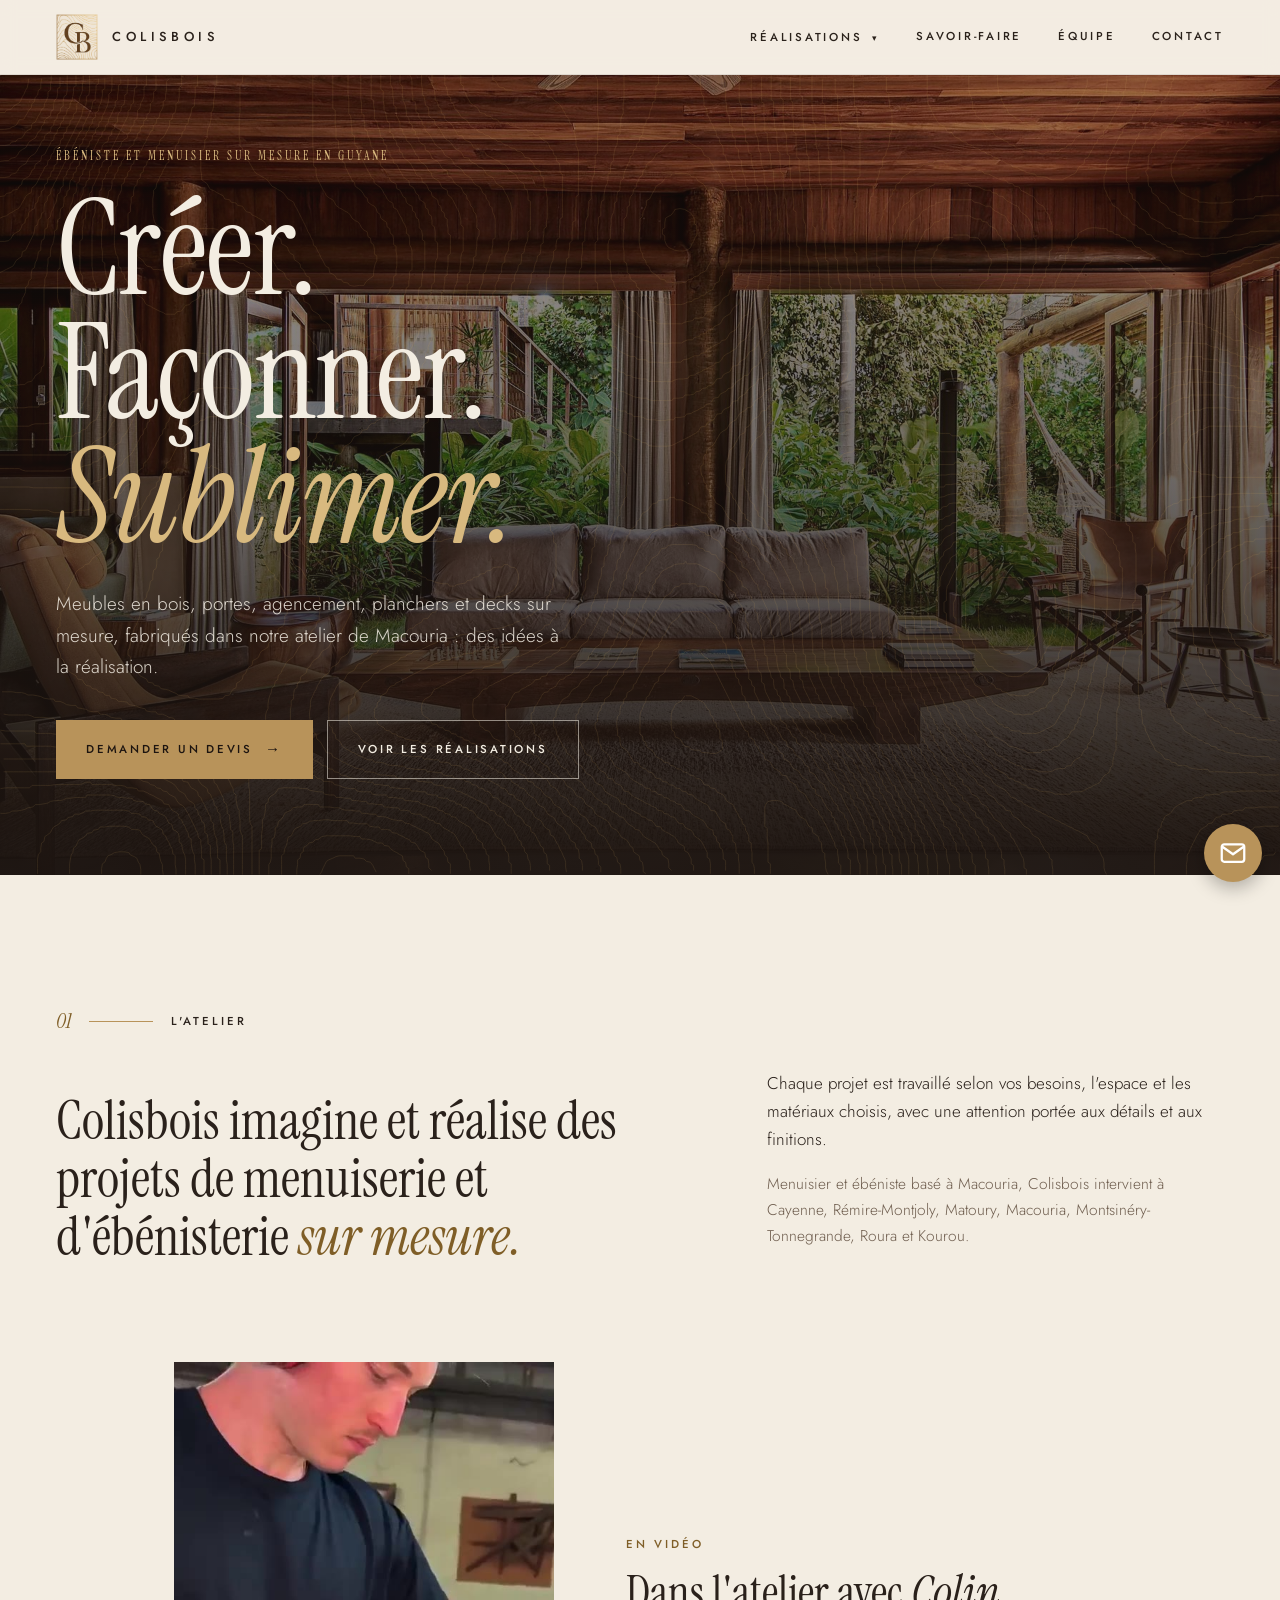
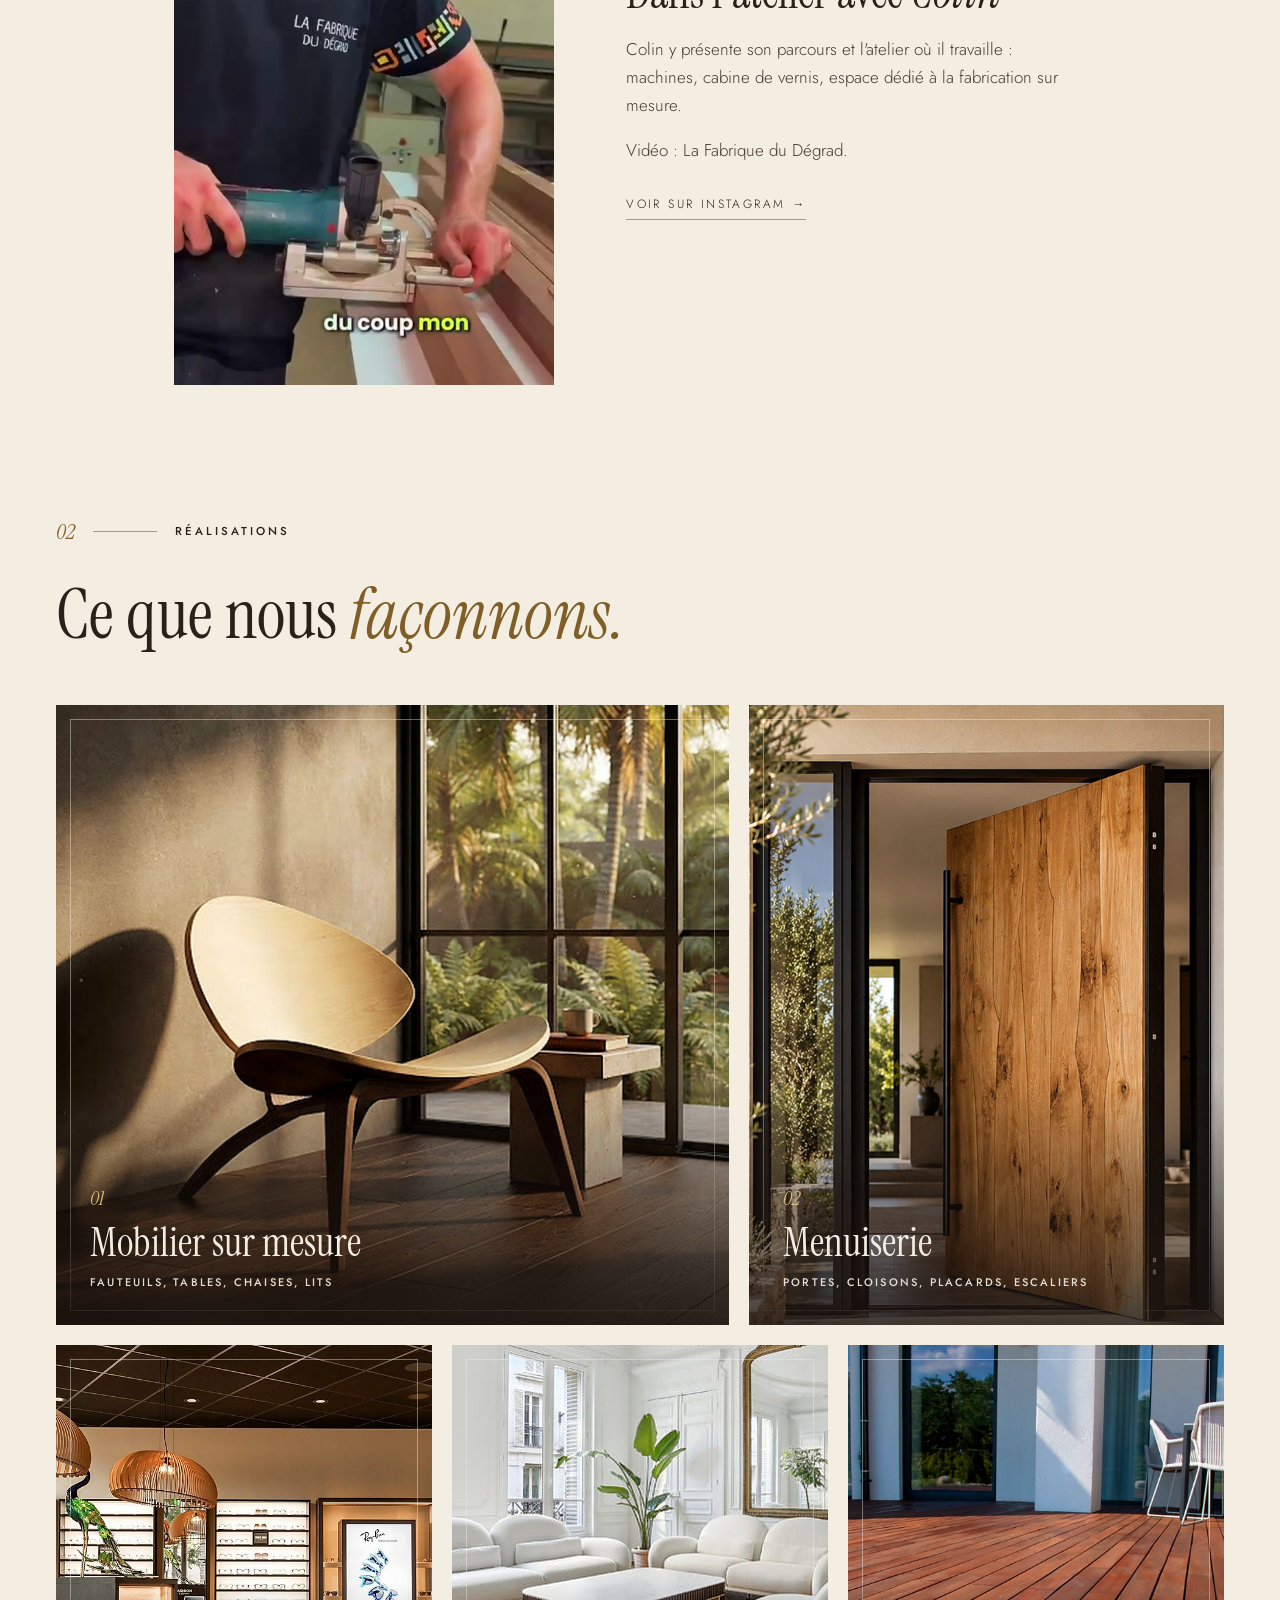
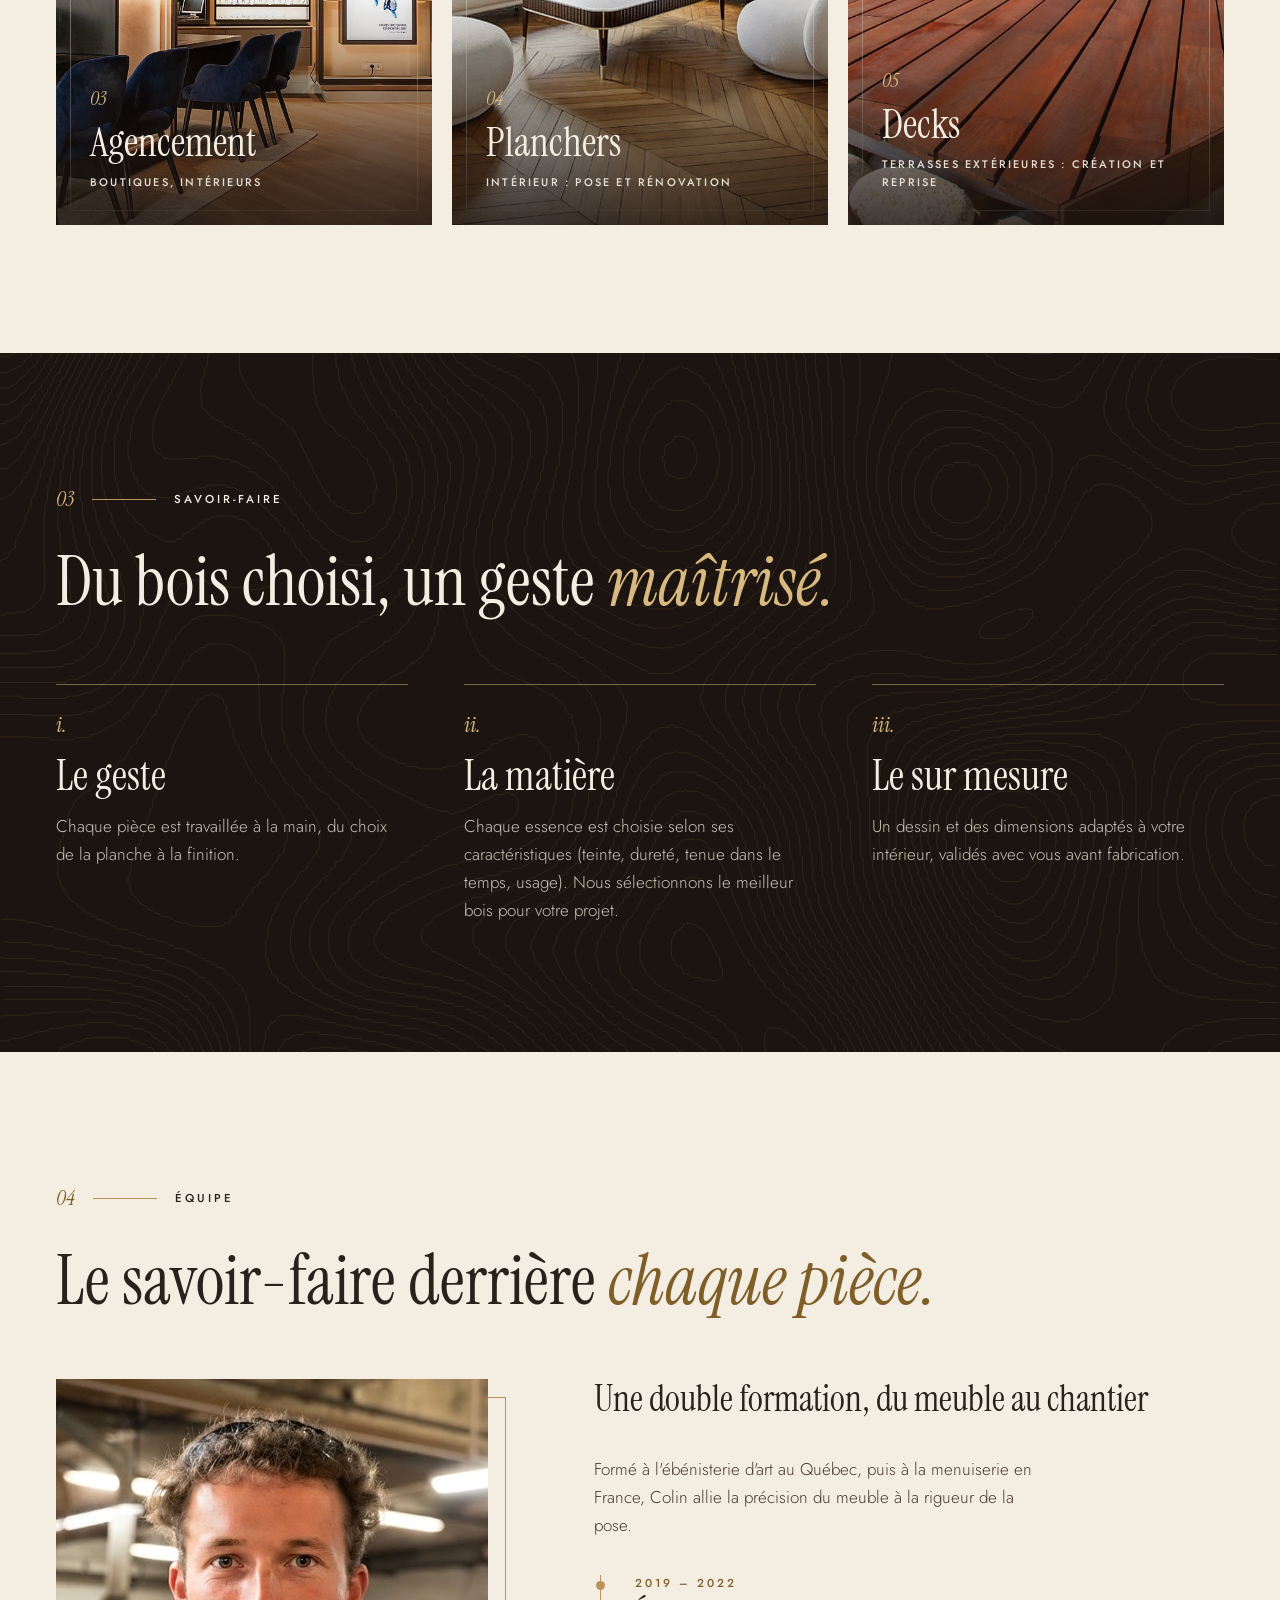
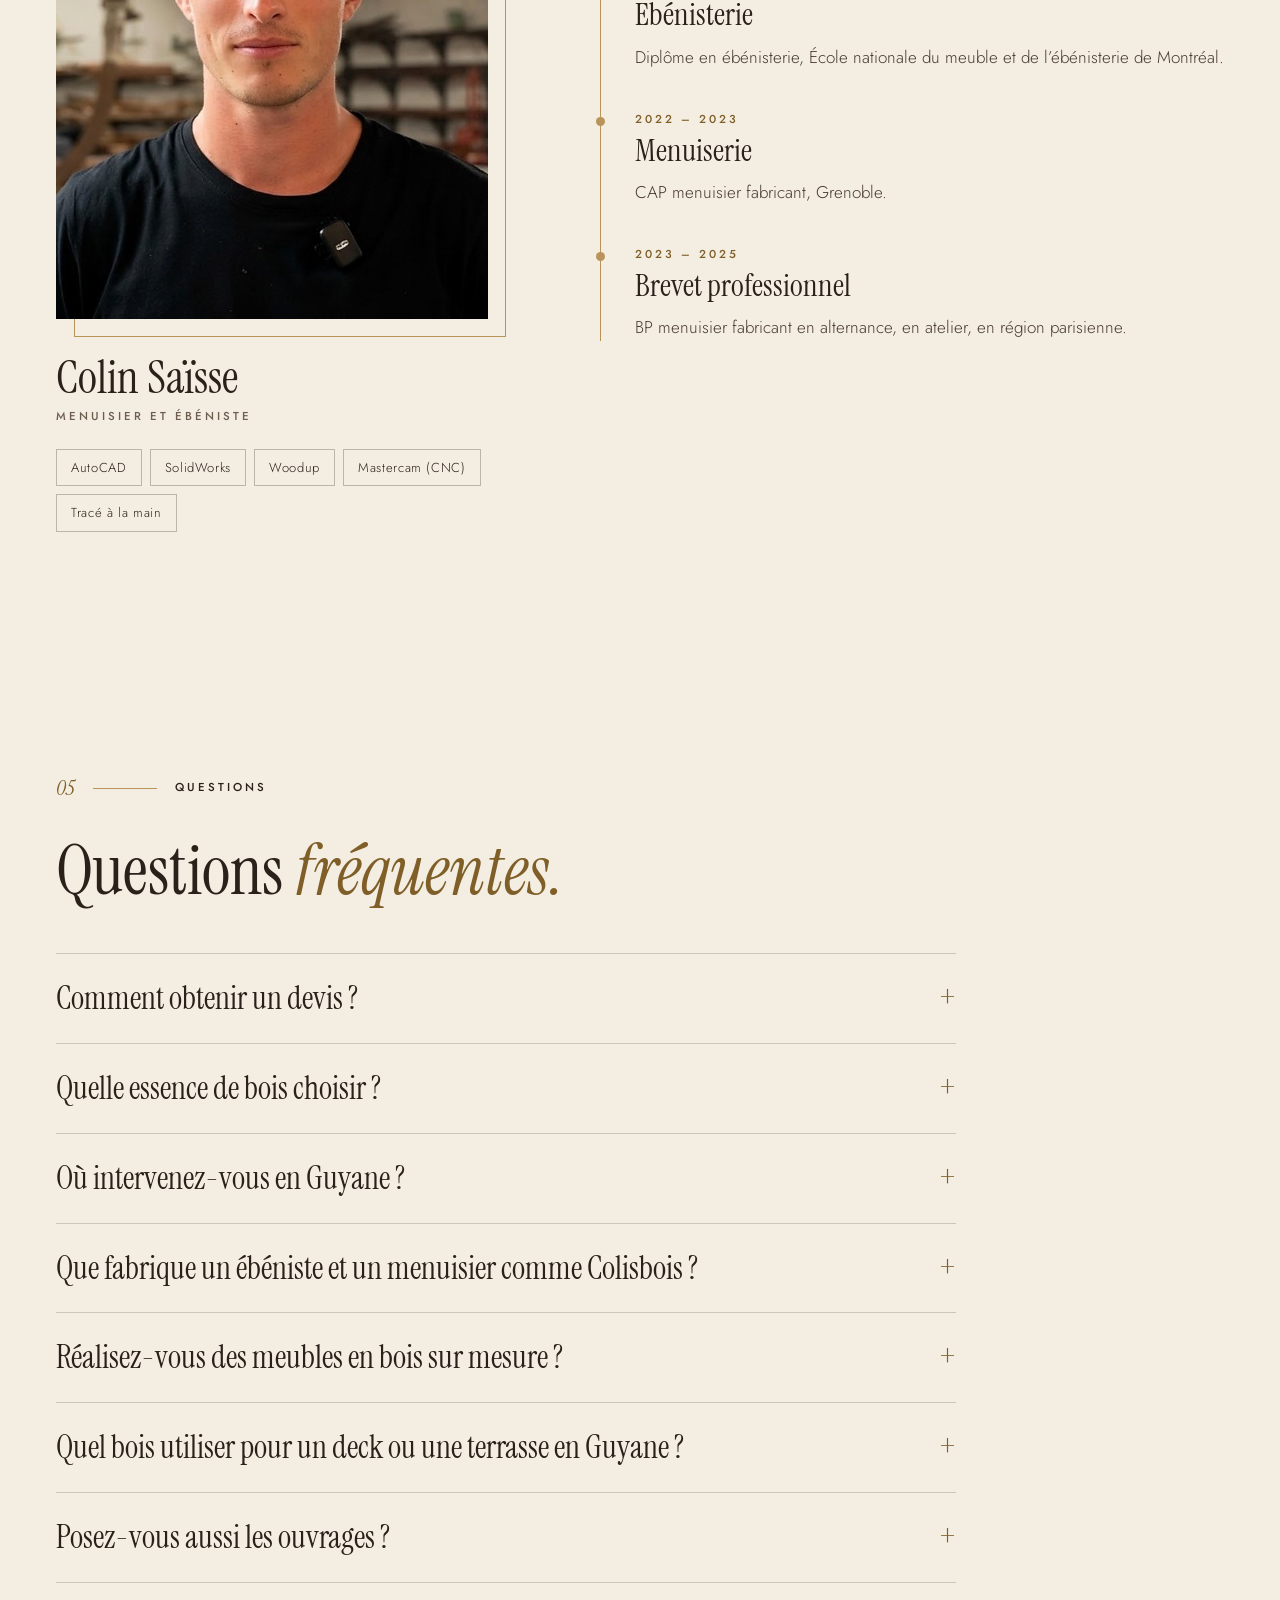
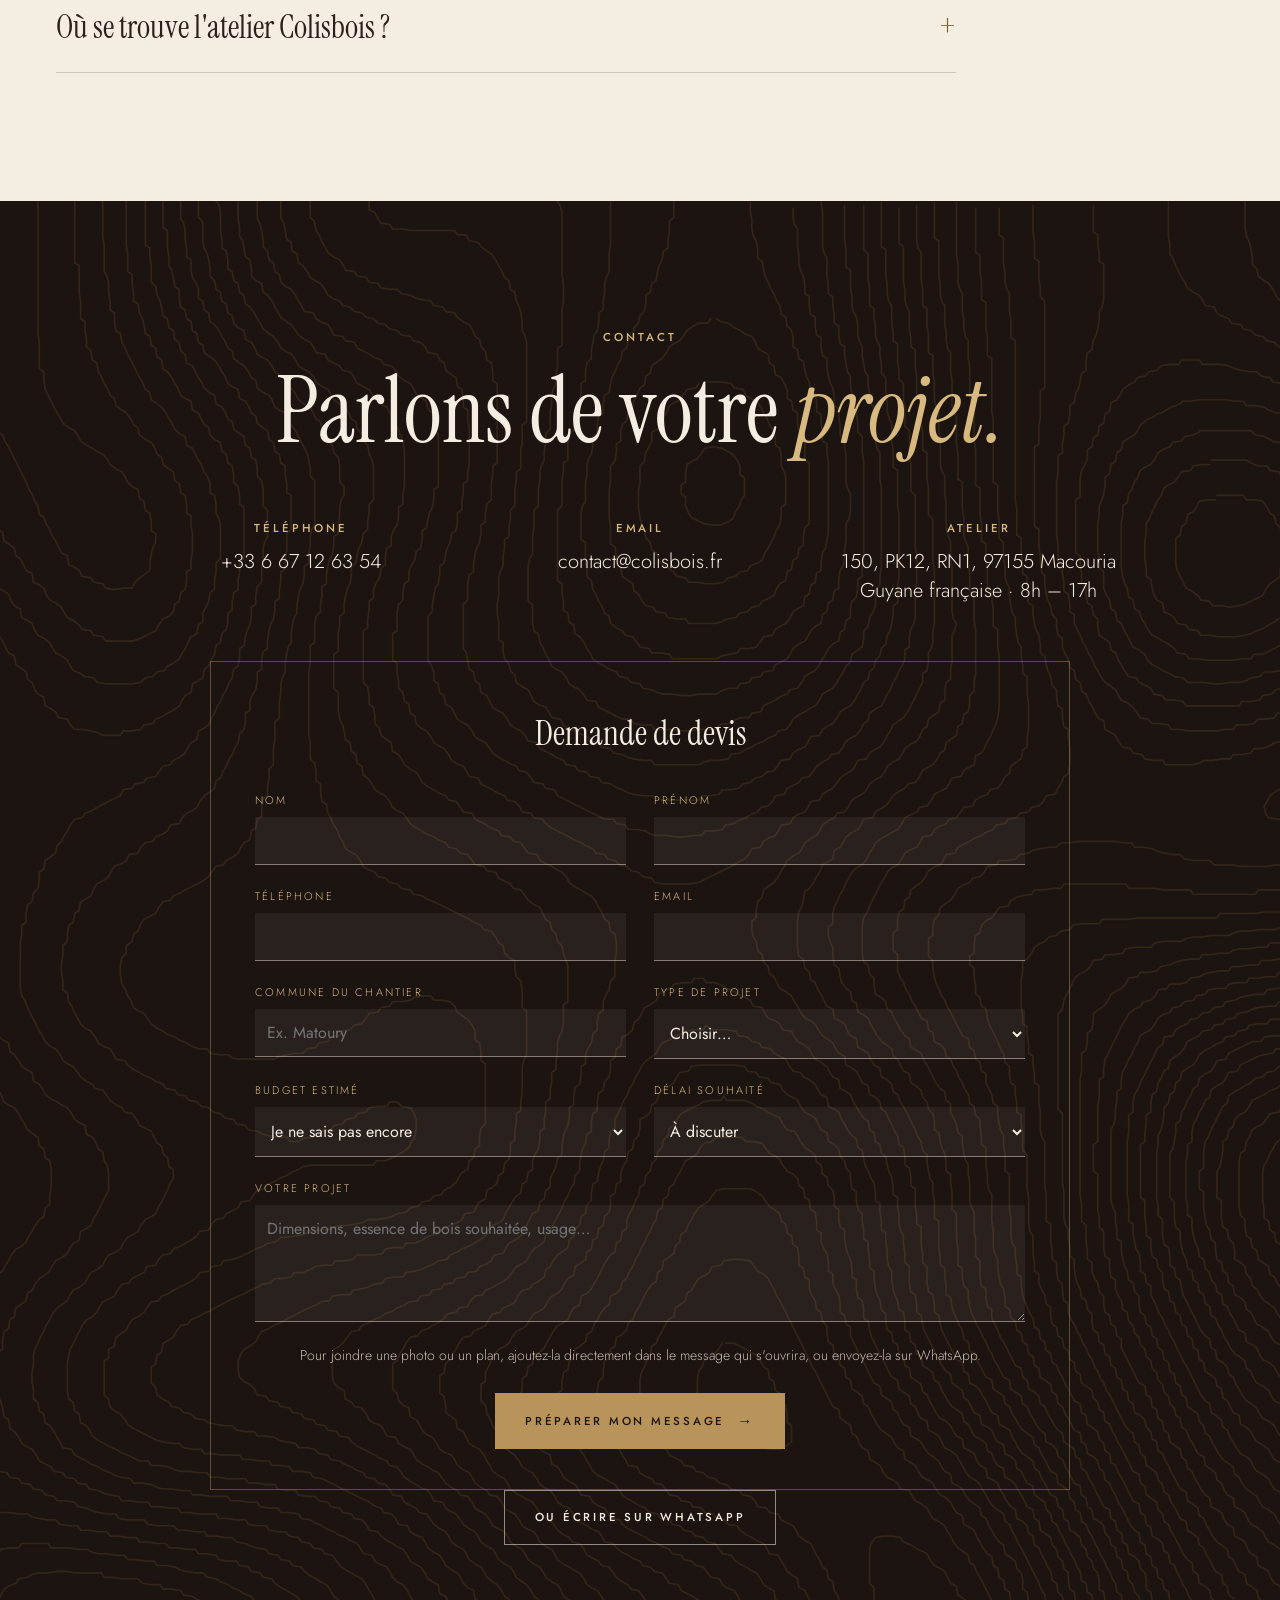
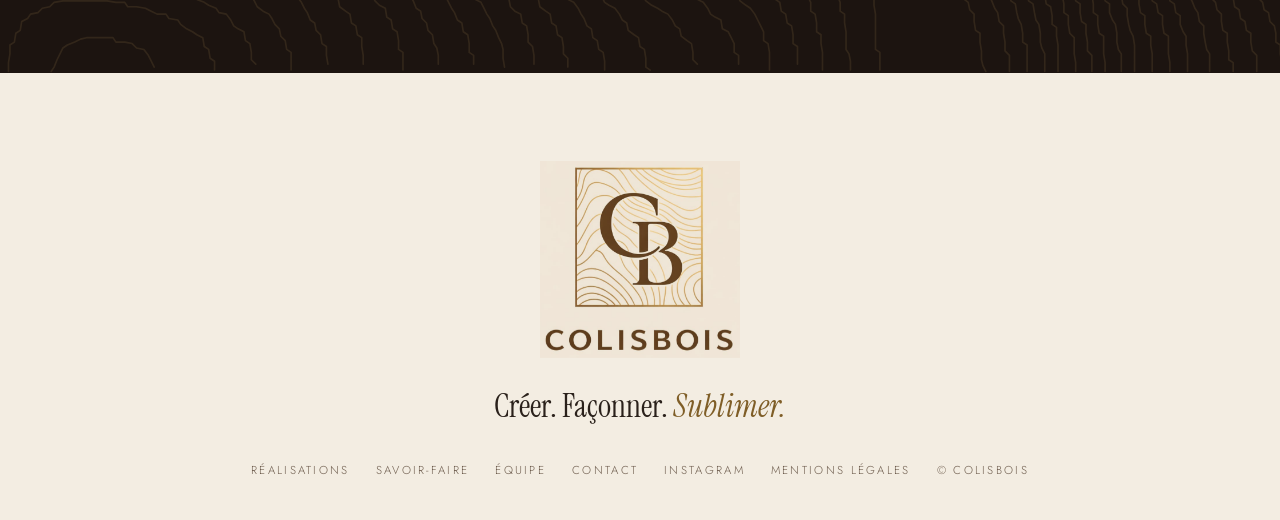
<file: index.html>
<!doctype html>
<html lang="fr">
<head>
<meta charset="utf-8">
<meta name="viewport" content="width=device-width, initial-scale=1">
<title>Ébéniste et menuisier en Guyane – Meubles en bois sur mesure | Colisbois</title>
<meta name="description" content="Colisbois, ébéniste et menuisier à Macouria : meubles en bois sur mesure, portes, volets, agencement, planchers et decks. Interventions de Cayenne à Kourou, en Guyane. Devis gratuit.">
<link rel="canonical" href="https://www.colisbois.fr/">
<link rel="icon" href="favicon.ico" sizes="48x48">
<link rel="icon" type="image/png" href="favicon-48.png" sizes="48x48"><link rel="icon" type="image/png" href="favicon-96.png" sizes="96x96"><link rel="icon" type="image/png" href="favicon-192.png" sizes="192x192">
<link rel="apple-touch-icon" href="apple-touch-icon.png">
<meta property="og:title" content="Ébéniste et menuisier en Guyane – Meubles en bois sur mesure | Colisbois">
<meta property="og:description" content="Colisbois, ébéniste et menuisier à Macouria : meubles en bois sur mesure, portes, volets, agencement, planchers et decks. Interventions de Cayenne à Kourou, en Guyane. Devis gratuit.">
<meta property="og:image" content="https://www.colisbois.fr/images/colisbois-menuiserie-ebenisterie-guyane.jpg">
<meta property="og:type" content="website">
<meta property="og:site_name" content="Colisbois">
<meta property="og:locale" content="fr_FR">
<meta property="og:url" content="https://www.colisbois.fr/">
<meta name="twitter:card" content="summary_large_image">
<meta name="robots" content="index,follow,max-image-preview:large">
<link href="https://fonts.googleapis.com/css2?family=Instrument+Serif:ital@0;1&family=Jost:wght@300;400;500&display=swap" rel="stylesheet">
<link rel="stylesheet" href="css/site.css">
<script type="application/ld+json">{"@context": "https://schema.org", "@type": ["LocalBusiness", "HomeAndConstructionBusiness"], "name": "Colisbois", "description": "Menuiserie et ébénisterie sur mesure en Guyane : meubles, menuiserie, agencement, planchers et decks.", "url": "https://www.colisbois.fr", "telephone": "+33667126354", "email": "contact@colisbois.fr", "logo": "https://www.colisbois.fr/icon-512.png", "image": "https://www.colisbois.fr/images/colisbois-menuiserie-ebenisterie-guyane.jpg", "address": {"@type": "PostalAddress", "streetAddress": "150, PK12, RN1", "postalCode": "97155", "addressLocality": "Macouria", "addressCountry": "GF"}, "areaServed": [{"@type": "City", "name": "Cayenne"}, {"@type": "City", "name": "Rémire-Montjoly"}, {"@type": "City", "name": "Matoury"}, {"@type": "City", "name": "Macouria"}, {"@type": "City", "name": "Montsinéry-Tonnegrande"}, {"@type": "City", "name": "Roura"}, {"@type": "City", "name": "Kourou"}], "openingHours": "Mo-Fr 08:00-17:00", "sameAs": ["https://www.instagram.com/colisbois"], "@id": "https://www.colisbois.fr/#colisbois", "alternateName": "Colisbois menuiserie ébénisterie", "knowsAbout": ["Ébénisterie", "Menuiserie sur mesure", "Meubles en bois", "Agencement", "Planchers et parquets", "Decks et terrasses en bois"], "hasOfferCatalog": {"@type": "OfferCatalog", "name": "Prestations Colisbois", "itemListElement": [{"@type": "Offer", "itemOffered": {"@type": "Service", "name": "Meubles en bois sur mesure", "areaServed": "Guyane", "provider": {"@id": "https://www.colisbois.fr/#colisbois"}}}, {"@type": "Offer", "itemOffered": {"@type": "Service", "name": "Menuiserie : portes, volets, persiennes", "areaServed": "Guyane", "provider": {"@id": "https://www.colisbois.fr/#colisbois"}}}, {"@type": "Offer", "itemOffered": {"@type": "Service", "name": "Agencement de boutiques et d'intérieurs", "areaServed": "Guyane", "provider": {"@id": "https://www.colisbois.fr/#colisbois"}}}, {"@type": "Offer", "itemOffered": {"@type": "Service", "name": "Pose et rénovation de planchers intérieurs", "areaServed": "Guyane", "provider": {"@id": "https://www.colisbois.fr/#colisbois"}}}, {"@type": "Offer", "itemOffered": {"@type": "Service", "name": "Création et reprise de decks et terrasses", "areaServed": "Guyane", "provider": {"@id": "https://www.colisbois.fr/#colisbois"}}}]}}</script><script type="application/ld+json">{"@context": "https://schema.org", "@type": "FAQPage", "mainEntity": [{"@type": "Question", "name": "Comment obtenir un devis ?", "acceptedAnswer": {"@type": "Answer", "text": "Remplissez le formulaire de devis en bas de page, appelez-nous ou écrivez-nous sur WhatsApp en décrivant votre projet : usage, dimensions approximatives, essence de bois souhaitée. Nous revenons vers vous pour en discuter."}}, {"@type": "Question", "name": "Quelle essence de bois choisir ?", "acceptedAnswer": {"@type": "Answer", "text": "L'essence dépend de votre projet : teinte, dureté, tenue dans le temps, usage intérieur ou extérieur. Dites-nous ce que vous recherchez, nous vous conseillons la plus adaptée."}}, {"@type": "Question", "name": "Où intervenez-vous en Guyane ?", "acceptedAnswer": {"@type": "Answer", "text": "Autour de Cayenne et jusqu'à Kourou : Cayenne, Rémire-Montjoly, Matoury, Macouria, Montsinéry-Tonnegrande, Roura et Kourou."}}, {"@type": "Question", "name": "Que fabrique un ébéniste et un menuisier comme Colisbois ?", "acceptedAnswer": {"@type": "Answer", "text": "Colisbois réalise des meubles en bois sur mesure (tables, chaises, fauteuils, bibliothèques, rangements), des ouvrages de menuiserie (portes, volets, persiennes, placards), de l'agencement de boutiques et d'intérieurs, des planchers intérieurs et des decks extérieurs."}}, {"@type": "Question", "name": "Réalisez-vous des meubles en bois sur mesure ?", "acceptedAnswer": {"@type": "Answer", "text": "Oui. Chaque meuble est dessiné avec vous : dimensions, essence de bois, finitions et style, puis fabriqué dans notre atelier de Macouria."}}, {"@type": "Question", "name": "Quel bois utiliser pour un deck ou une terrasse en Guyane ?", "acceptedAnswer": {"@type": "Answer", "text": "Pour l'extérieur, nous recommandons des essences durables, résistantes à l'humidité, à la chaleur et aux insectes. Nous vous conseillons selon l'exposition, l'usage et le budget."}}, {"@type": "Question", "name": "Posez-vous aussi les ouvrages ?", "acceptedAnswer": {"@type": "Answer", "text": "Oui, Colisbois fabrique et pose : portes, volets, planchers, decks et agencements, selon le projet."}}, {"@type": "Question", "name": "Où se trouve l'atelier Colisbois ?", "acceptedAnswer": {"@type": "Answer", "text": "L'atelier est situé au 150, PK12, RN1, 97155 Macouria, en Guyane. Ouvert de 8h à 17h : appelez-nous au +33 6 67 12 63 54 avant de passer."}}]}</script>
</head>
<body>
<header class="nav"><a class="brand" href="./" aria-label="Colisbois, accueil"><img src="images/logo-mark.png" alt=""><span>Colisbois</span></a><nav class="navlinks" aria-label="Navigation principale"><div class="dd"><a class="dd-t" href="#univers">Réalisations <i>▾</i></a><div class="dd-m"><a href="realisations/mobilier-sur-mesure/">Mobilier sur mesure</a><a href="realisations/menuiserie/">Menuiserie</a><a href="realisations/agencement/">Agencement</a><a href="realisations/planchers/">Planchers</a><a href="realisations/decks/">Decks</a></div></div><a href="#savoir-faire">Savoir-faire</a><a href="#equipe">Équipe</a><a href="#contact">Contact</a></nav></header>
<section class="hero"><img src="images/colisbois-menuiserie-ebenisterie-guyane.jpg" alt="Intérieur en bois ouvert sur la végétation" fetchpriority="high"><div class="shade"></div><div class="veins"></div>
<div class="hero-in"><h1 class="lbl gold h1k">Ébéniste et menuisier sur mesure en Guyane</h1>
<p class="hp" aria-hidden="false">Créer.<br>Façonner.<br><em>Sublimer.</em></p>
<p class="hero-p">Meubles en bois, portes, agencement, planchers et decks sur mesure, fabriqués dans notre atelier de Macouria : des idées à la réalisation.</p>
<div class="hero-cta"><a class="btn solid" href="#contact">Demander un devis <i>→</i></a><a class="btn line" href="#univers">Voir les réalisations</a></div></div></section>

<section class="sec" id="atelier"><div class="sh"><span class="n">01</span><span class="r"></span><span class="lbl">L'atelier</span></div>
<div class="intro"><h2 class="t">Colisbois imagine et réalise des projets de menuiserie et d'ébénisterie <em>sur mesure.</em></h2>
<div class="intro-r"><p>Chaque projet est travaillé selon vos besoins, l'espace et les matériaux choisis, avec une attention portée aux détails et aux finitions.</p>
<p class="mu">Menuisier et ébéniste basé à Macouria, Colisbois intervient à Cayenne, Rémire-Montjoly, Matoury, Macouria, Montsinéry-Tonnegrande, Roura et Kourou.</p></div></div>
<div class="atv"><div class="atv-v" id="atv"><video class="atv-vid" muted loop playsinline autoplay preload="metadata" poster="images/atelier-colin-video.jpg" src="images/colin-atelier-guyane.mp4" aria-label="Colin, menuisier, présente son atelier"></video></div>
<div class="atv-t"><span class="lbl gold2">En vidéo</span><h3>Dans l'atelier avec <em>Colin</em></h3>
<p>Colin y présente son parcours et l'atelier où il travaille : machines, cabine de vernis, espace dédié à la fabrication sur mesure.</p>
<p class="mu">Vidéo : La Fabrique du Dégrad.</p>
<a class="lnk" href="https://www.instagram.com/reel/DailN0lv9Ur/" target="_blank" rel="noopener">Voir sur Instagram <i>→</i></a></div></div></section>

<section class="sec" id="univers"><div class="sh"><span class="n">02</span><span class="r"></span><span class="lbl">Réalisations</span></div>
<h2 class="t">Ce que nous <em>façonnons.</em></h2>
<div class="grid"><a class="tile t7" href="realisations/mobilier-sur-mesure/"><div class="flip"><div class="front"><img src="images/meuble-sur-mesure-guyane.jpg" alt="Fauteuil sur mesure en bois clair et noyer dans une villa" loading="lazy"><div class="frame"></div><div class="cap"><span class="num">01</span><h3>Mobilier sur mesure</h3><span class="sub">Fauteuils, tables, chaises, lits</span><p class="desc">Colisbois réalise tout type de meubles sur mesure, dans l'essence de bois de votre choix : fauteuils, tables, chaises, lits, buffets… Dimensions, finitions et style définis avec vous.</p></div></div><div class="back"><span class="num">01</span><h3>Mobilier sur mesure</h3><p>Colisbois réalise tout type de meubles sur mesure, dans l'essence de bois de votre choix : fauteuils, tables, chaises, lits, buffets… Dimensions, finitions et style définis avec vous.</p><span class="go">Voir la galerie <i>→</i></span></div></div></a><a class="tile t5" href="realisations/menuiserie/"><div class="flip"><div class="front"><img src="images/menuiserie-sur-mesure-guyane.jpg" alt="Porte pivotante en chêne massif avec cadre noir" loading="lazy"><div class="frame"></div><div class="cap"><span class="num">02</span><h3>Menuiserie</h3><span class="sub">Portes, cloisons, placards, escaliers</span><p class="desc">Portes, cloisons, placards, escaliers… des ouvrages de menuiserie conçus selon votre espace et posés avec soin.</p></div></div><div class="back"><span class="num">02</span><h3>Menuiserie</h3><p>Portes, cloisons, placards, escaliers… des ouvrages de menuiserie conçus selon votre espace et posés avec soin.</p><span class="go">Voir la galerie <i>→</i></span></div></div></a><a class="tile t4" href="realisations/agencement/"><div class="flip"><div class="front"><img src="images/agencement-boutique-guyane.jpg" alt="Agencement d'une boutique en bois et lumière chaude" loading="lazy"><div class="frame"></div><div class="cap"><span class="num">03</span><h3>Agencement</h3><span class="sub">Boutiques, intérieurs</span><p class="desc">Aménagement de boutiques et d'intérieurs : comptoirs, rayonnages, habillages muraux, pensés pour votre activité et votre image.</p></div></div><div class="back"><span class="num">03</span><h3>Agencement</h3><p>Aménagement de boutiques et d'intérieurs : comptoirs, rayonnages, habillages muraux, pensés pour votre activité et votre image.</p><span class="go">Voir la galerie <i>→</i></span></div></div></a><a class="tile t4" href="realisations/planchers/"><div class="flip"><div class="front"><img src="images/pose-plancher-parquet-guyane.jpg" alt="Parquet en point de Hongrie dans un salon haussmannien" loading="lazy"><div class="frame"></div><div class="cap"><span class="num">04</span><h3>Planchers</h3><span class="sub">Intérieur : pose et rénovation</span><p class="desc">Pose et rénovation de planchers et parquets intérieurs, dans l'essence et la finition de votre choix.</p></div></div><div class="back"><span class="num">04</span><h3>Planchers</h3><p>Pose et rénovation de planchers et parquets intérieurs, dans l'essence et la finition de votre choix.</p><span class="go">Voir la galerie <i>→</i></span></div></div></a><a class="tile t4" href="realisations/decks/"><div class="flip"><div class="front"><img src="images/terrasse-deck-bois-guyane.jpg" alt="Terrasse en bois exotique" loading="lazy"><div class="frame"></div><div class="cap"><span class="num">05</span><h3>Decks</h3><span class="sub">Terrasses extérieures : création et reprise</span><p class="desc">Création et reprise de decks et terrasses extérieures, dans un bois adapté au climat de la Guyane.</p></div></div><div class="back"><span class="num">05</span><h3>Decks</h3><p>Création et reprise de decks et terrasses extérieures, dans un bois adapté au climat de la Guyane.</p><span class="go">Voir la galerie <i>→</i></span></div></div></a></div></section>

<section id="savoir-faire" class="dark band-sf"><div class="veins"></div><div class="in"><div class="sh"><span class="n">03</span><span class="r"></span><span class="lbl">Savoir-faire</span></div>
<h2 class="t">Du bois choisi, un geste <em>maîtrisé.</em></h2>
<div class="cols3">
<div class="col"><span class="no">i.</span><h3>Le geste</h3><p>Chaque pièce est travaillée à la main, du choix de la planche à la finition.</p></div>
<div class="col"><span class="no">ii.</span><h3>La matière</h3><p>Chaque essence est choisie selon ses caractéristiques (teinte, dureté, tenue dans le temps, usage). Nous sélectionnons le meilleur bois pour votre projet.</p></div>
<div class="col"><span class="no">iii.</span><h3>Le sur mesure</h3><p>Un dessin et des dimensions adaptés à votre intérieur, validés avec vous avant fabrication.</p></div>
</div></div></section>

<section class="sec eqsec" id="equipe"><div class="sh"><span class="n">04</span><span class="r"></span><span class="lbl">Équipe</span></div>
<h2 class="t">Le savoir-faire derrière <em>chaque pièce.</em></h2>
<div class="eq"><div class="eq-l"><div class="ph"><img src="images/colin-saisse-menuisier-ebeniste.jpg" alt="Colin Saïsse, menuisier et ébéniste, dans son atelier" loading="lazy"></div>
<h3>Colin Saïsse</h3><div class="role lbl">Menuisier et ébéniste</div><div class="chips"><span class="chip">AutoCAD</span><span class="chip">SolidWorks</span><span class="chip">Woodup</span><span class="chip">Mastercam (CNC)</span><span class="chip">Tracé à la main</span></div></div>
<div class="eq-r"><h3 class="sub2">Une double formation, du meuble au chantier</h3>
<p style="margin:0 0 36px;color:#4A3B30;max-width:46ch">Formé à l'ébénisterie d'art au Québec, puis à la menuiserie en France, Colin allie la précision du meuble à la rigueur de la pose.</p><div class="tls">
<div class="tl"><span class="dot"></span><div class="lbl yr">2019 – 2022</div><h4>Ébénisterie</h4><p>Diplôme en ébénisterie, École nationale du meuble et de l’ébénisterie de Montréal.</p></div>
<div class="tl"><span class="dot"></span><div class="lbl yr">2022 – 2023</div><h4>Menuiserie</h4><p>CAP menuisier fabricant, Grenoble.</p></div>
<div class="tl"><span class="dot"></span><div class="lbl yr">2023 – 2025</div><h4>Brevet professionnel</h4><p>BP menuisier fabricant en alternance, en atelier, en région parisienne.</p></div>
</div></div></div></section>

<section class="sec faq" id="faq"><div class="sh"><span class="n">05</span><span class="r"></span><span class="lbl">Questions</span></div>
<h2 class="t">Questions <em>fréquentes.</em></h2>
<div class="qa">
<details><summary>Comment obtenir un devis ?</summary><p>Remplissez le formulaire de devis en bas de page, appelez-nous ou écrivez-nous sur WhatsApp en décrivant votre projet : usage, dimensions approximatives, essence de bois souhaitée. Nous revenons vers vous pour en discuter.</p></details>
<details><summary>Quelle essence de bois choisir ?</summary><p>L'essence dépend de votre projet : teinte, dureté, tenue dans le temps, usage intérieur ou extérieur. Dites-nous ce que vous recherchez, nous vous conseillons la plus adaptée.</p></details>
<details><summary>Où intervenez-vous en Guyane ?</summary><p>Autour de Cayenne et jusqu'à Kourou : Cayenne, Rémire-Montjoly, Matoury, Macouria, Montsinéry-Tonnegrande, Roura et Kourou.</p></details>
<details><summary>Que fabrique un ébéniste et un menuisier comme Colisbois ?</summary><p>Colisbois réalise des meubles en bois sur mesure (tables, chaises, fauteuils, bibliothèques, rangements), des ouvrages de menuiserie (portes, volets, persiennes, placards), de l'agencement de boutiques et d'intérieurs, des planchers intérieurs et des decks extérieurs.</p></details>
<details><summary>Réalisez-vous des meubles en bois sur mesure ?</summary><p>Oui. Chaque meuble est dessiné avec vous : dimensions, essence de bois, finitions et style, puis fabriqué dans notre atelier de Macouria.</p></details>
<details><summary>Quel bois utiliser pour un deck ou une terrasse en Guyane ?</summary><p>Pour l'extérieur, nous recommandons des essences durables, résistantes à l'humidité, à la chaleur et aux insectes. Nous vous conseillons selon l'exposition, l'usage et le budget.</p></details>
<details><summary>Posez-vous aussi les ouvrages ?</summary><p>Oui, Colisbois fabrique et pose : portes, volets, planchers, decks et agencements, selon le projet.</p></details>
<details><summary>Où se trouve l'atelier Colisbois ?</summary><p>L'atelier est situé au 150, PK12, RN1, 97155 Macouria, en Guyane. Ouvert de 8h à 17h : appelez-nous au +33 6 67 12 63 54 avant de passer.</p></details>

</div></section>

<section id="contact" class="dark band-contact"><div class="veins"></div><div class="in c">
<div class="lbl gold">Contact</div>
<h2 class="big">Parlons de votre <em>projet.</em></h2>

<div class="info3">
<div><span class="lbl gold">Téléphone</span><a href="tel:+33667126354">+33 6 67 12 63 54</a></div>
<div><span class="lbl gold">Email</span><a href="https://mail.google.com/mail/?view=cm&amp;fs=1&amp;to=contact@colisbois.fr&amp;su=Demande%20de%20devis%20Colisbois" target="_blank" rel="noopener">contact@colisbois.fr</a></div>
<div><span class="lbl gold">Atelier</span><span>150, PK12, RN1, 97155 Macouria<br>Guyane française · 8h – 17h</span></div>
</div>
<form class="qf" id="devis" action="#" method="get" autocomplete="on"><h3 class="qf-t">Demande de devis</h3>
<div class="qf-g">
<label>Nom<input name="nom" type="text" autocomplete="family-name" required></label>
<label>Prénom<input name="prenom" type="text" autocomplete="given-name"></label>
<label>Téléphone<input name="tel" type="tel" autocomplete="tel" required></label>
<label>Email<input name="mail" type="email" autocomplete="email"></label>
<label>Commune du chantier<input name="commune" type="text" placeholder="Ex. Matoury"></label>
<label>Type de projet<select name="projet"><option value="">Choisir…</option><option>Mobilier sur mesure</option><option>Menuiserie (portes, volets, placards…)</option><option>Agencement</option><option>Plancher intérieur</option><option>Deck / terrasse</option><option>Autre</option></select></label>
<label>Budget estimé<select name="budget"><option value="">Je ne sais pas encore</option><option>Moins de 2 000 €</option><option>2 000 à 5 000 €</option><option>5 000 à 10 000 €</option><option>10 000 à 20 000 €</option><option>Plus de 20 000 €</option></select></label>
<label>Délai souhaité<select name="delai"><option value="">À discuter</option><option>Moins d'un mois</option><option>1 à 3 mois</option><option>3 à 6 mois</option><option>Plus de 6 mois</option></select></label>
<label class="wide">Votre projet<textarea name="msg" rows="4" placeholder="Dimensions, essence de bois souhaitée, usage…"></textarea></label>
</div>
<p class="qf-n">Pour joindre une photo ou un plan, ajoutez-la directement dans le message qui s'ouvrira, ou envoyez-la sur WhatsApp.</p>
<button class="btn solid" type="submit">Préparer mon message <i>→</i></button></form>
<div class="btns"><a class="btn line" href="https://wa.me/33667126354" target="_blank" rel="noopener">Ou écrire sur WhatsApp</a></div>
</div></section>
<footer class="foot"><img src="images/logo-complet.png" alt="Colisbois" loading="lazy"><p class="slogan">Créer. Façonner. <em>Sublimer.</em></p>
<p class="small flinks"><a href="#univers">Réalisations</a><a href="#savoir-faire">Savoir-faire</a><a href="#equipe">Équipe</a><a href="#contact">Contact</a><a href="https://www.instagram.com/colisbois" target="_blank" rel="noopener">Instagram</a><span>Mentions légales</span><span>© Colisbois</span></p></footer>
<a class="wa" href="https://wa.me/33667126354" aria-label="Écrire sur WhatsApp"><svg width="32" height="32" viewBox="0 0 32 32" aria-hidden="true"><path fill="#fff" d="M16 3C8.8 3 3 8.7 3 15.8c0 2.5.7 4.8 2 6.8L3 29l6.6-1.9c1.9 1 4 1.6 6.4 1.6 7.2 0 13-5.7 13-12.8S23.200 3 16 3zm0 23.300c-2.100 0-4.100-.6-5.800-1.700l-.4-.2-3.900 1.100 1.100-3.800-.3-.4a10.400 10.400 0 0 1-1.600-5.500C5.100 10 10 5.300 16 5.300s10.900 4.700 10.900 10.500S22 26.300 16 26.300zm6-7.800c-.3-.2-1.900-.9-2.200-1-.3-.1-.5-.2-.7.200-.2.300-.8 1-1 1.200-.2.200-.4.200-.7.100-.3-.2-1.400-.5-2.600-1.600-1-.9-1.600-1.900-1.800-2.200-.2-.3 0-.5.100-.7l.5-.6c.2-.2.200-.3.300-.5.100-.2.100-.4 0-.6l-1-2.300c-.2-.6-.5-.5-.7-.5h-.6c-.2 0-.6.100-.9.400-.3.300-1.200 1.100-1.200 2.700s1.200 3.200 1.400 3.400c.2.200 2.300 3.500 5.600 4.900.8.300 1.400.5 1.900.6.8.3 1.500.2 2.100.1.600-.1 1.900-.8 2.100-1.500.3-.7.300-1.400.2-1.500-.1-.2-.3-.3-.6-.4z"/></svg></a><a class="gm" href="https://mail.google.com/mail/?view=cm&amp;fs=1&amp;to=contact@colisbois.fr&amp;su=Demande%20de%20devis%20Colisbois" target="_blank" rel="noopener" aria-label="Écrire par Gmail"><svg width="30" height="30" viewBox="0 0 24 24" aria-hidden="true" fill="none" stroke="#fff" stroke-width="1.8" stroke-linecap="round" stroke-linejoin="round"><rect x="3" y="5" width="18" height="14" rx="2"/><path d="M3.500 7l8.500 6 8.500-6"/></svg></a>
<script>
(function(){var f=document.getElementById('devis');if(!f)return;
f.addEventListener('submit',function(e){e.preventDefault();var g=function(n){return (f.elements[n].value||'').trim()};
var l=['Nom : '+g('nom')+' '+g('prenom'),'Téléphone : '+g('tel'),'Email : '+g('mail'),'Commune du chantier : '+g('commune'),'Type de projet : '+g('projet'),'Budget estimé : '+(g('budget')||'non précisé'),'Délai souhaité : '+(g('delai')||'à discuter'),'','Projet :',g('msg'),'','(Photos ou plans en pièce jointe si possible)'];
var u='https://mail.google.com/mail/?view=cm&fs=1&to=contact@colisbois.fr&su='+encodeURIComponent('Demande de devis Colisbois'+(g('projet')?' – '+g('projet'):''))+'&body='+encodeURIComponent(l.join('\n'));
window.open(u,'_blank','noopener');});})();
</script><script>
(function(){var w=document.getElementById('atv');if(!w)return;var v=w.querySelector('video'),b=document.getElementById('atvs');
if(b)b.addEventListener('click',function(){v.muted=false;v.loop=false;v.currentTime=0;v.controls=true;v.play();b.hidden=true});
if('IntersectionObserver' in window){new IntersectionObserver(function(en){en.forEach(function(x){if(v.controls)return;if(x.isIntersecting){v.play().catch(function(){})}else{v.pause()}})},{threshold:.25}).observe(w)}})();
</script>
</body>
</html>
</file>
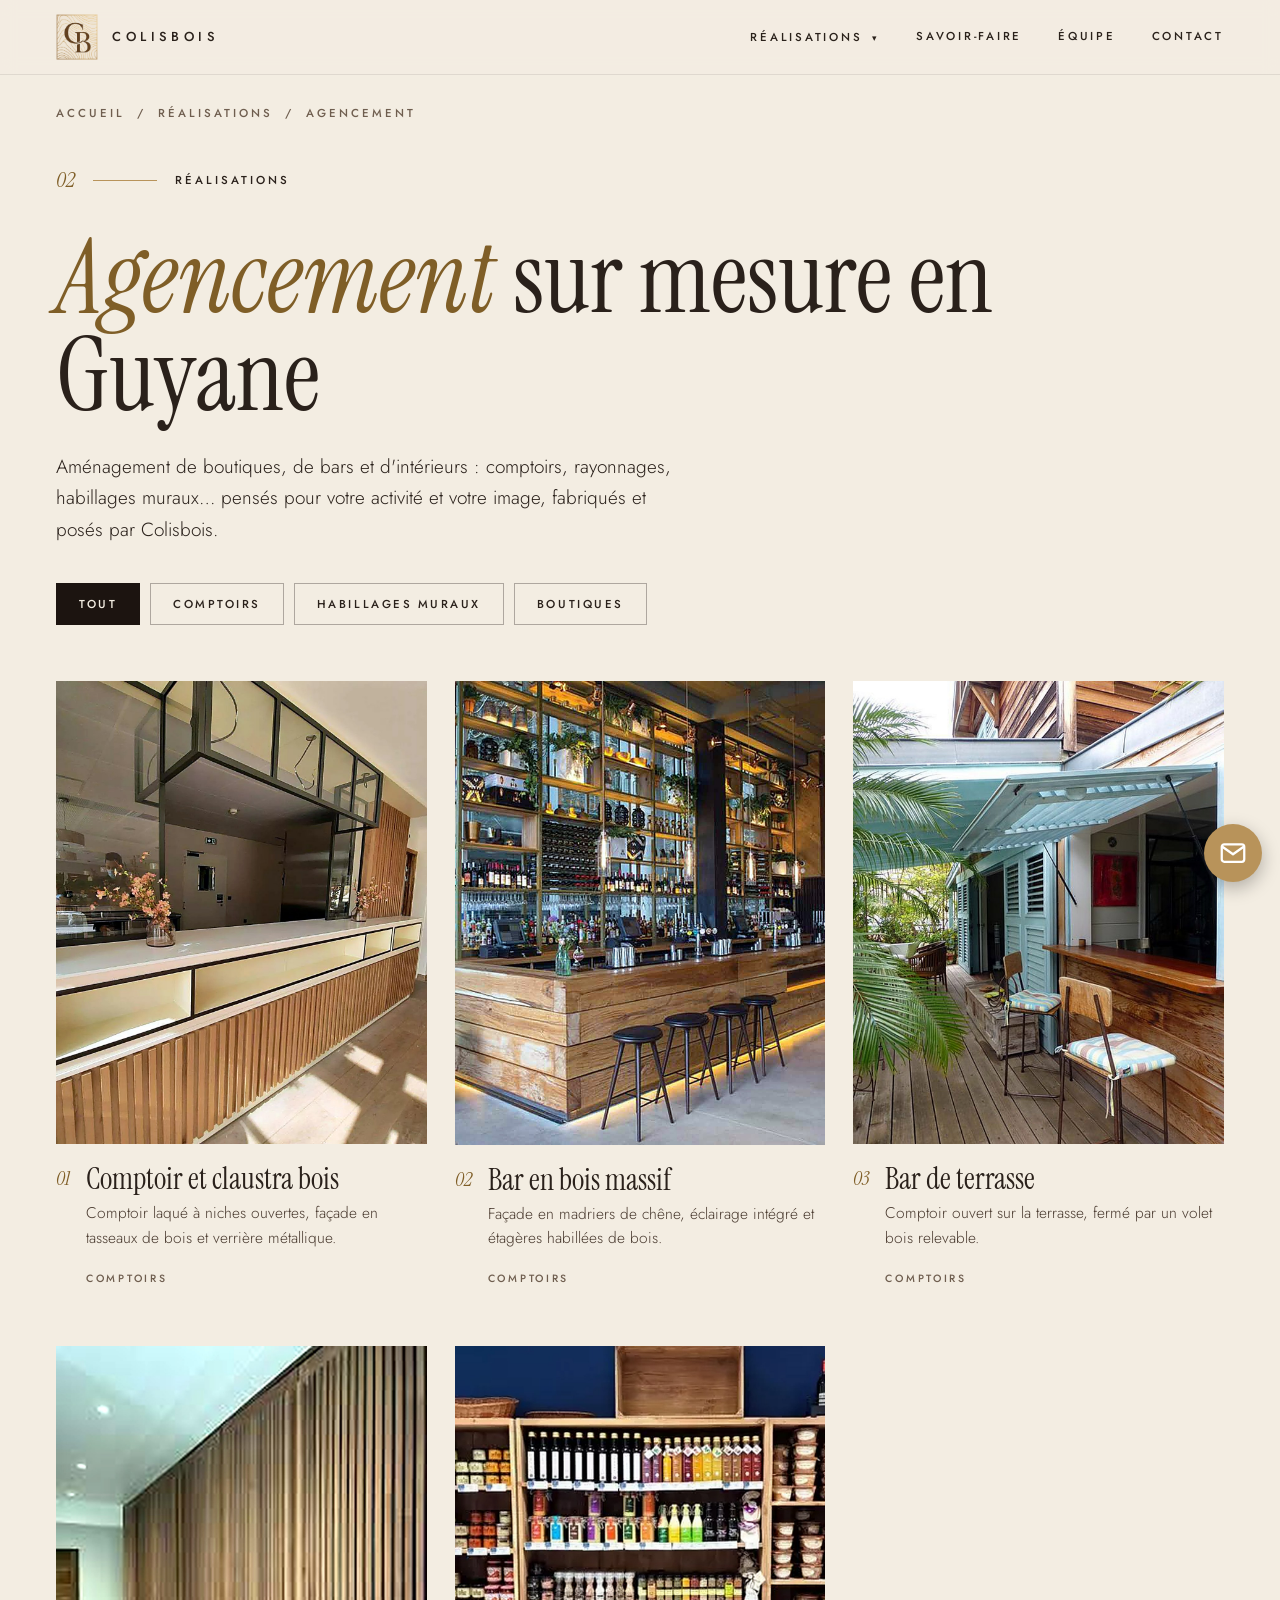
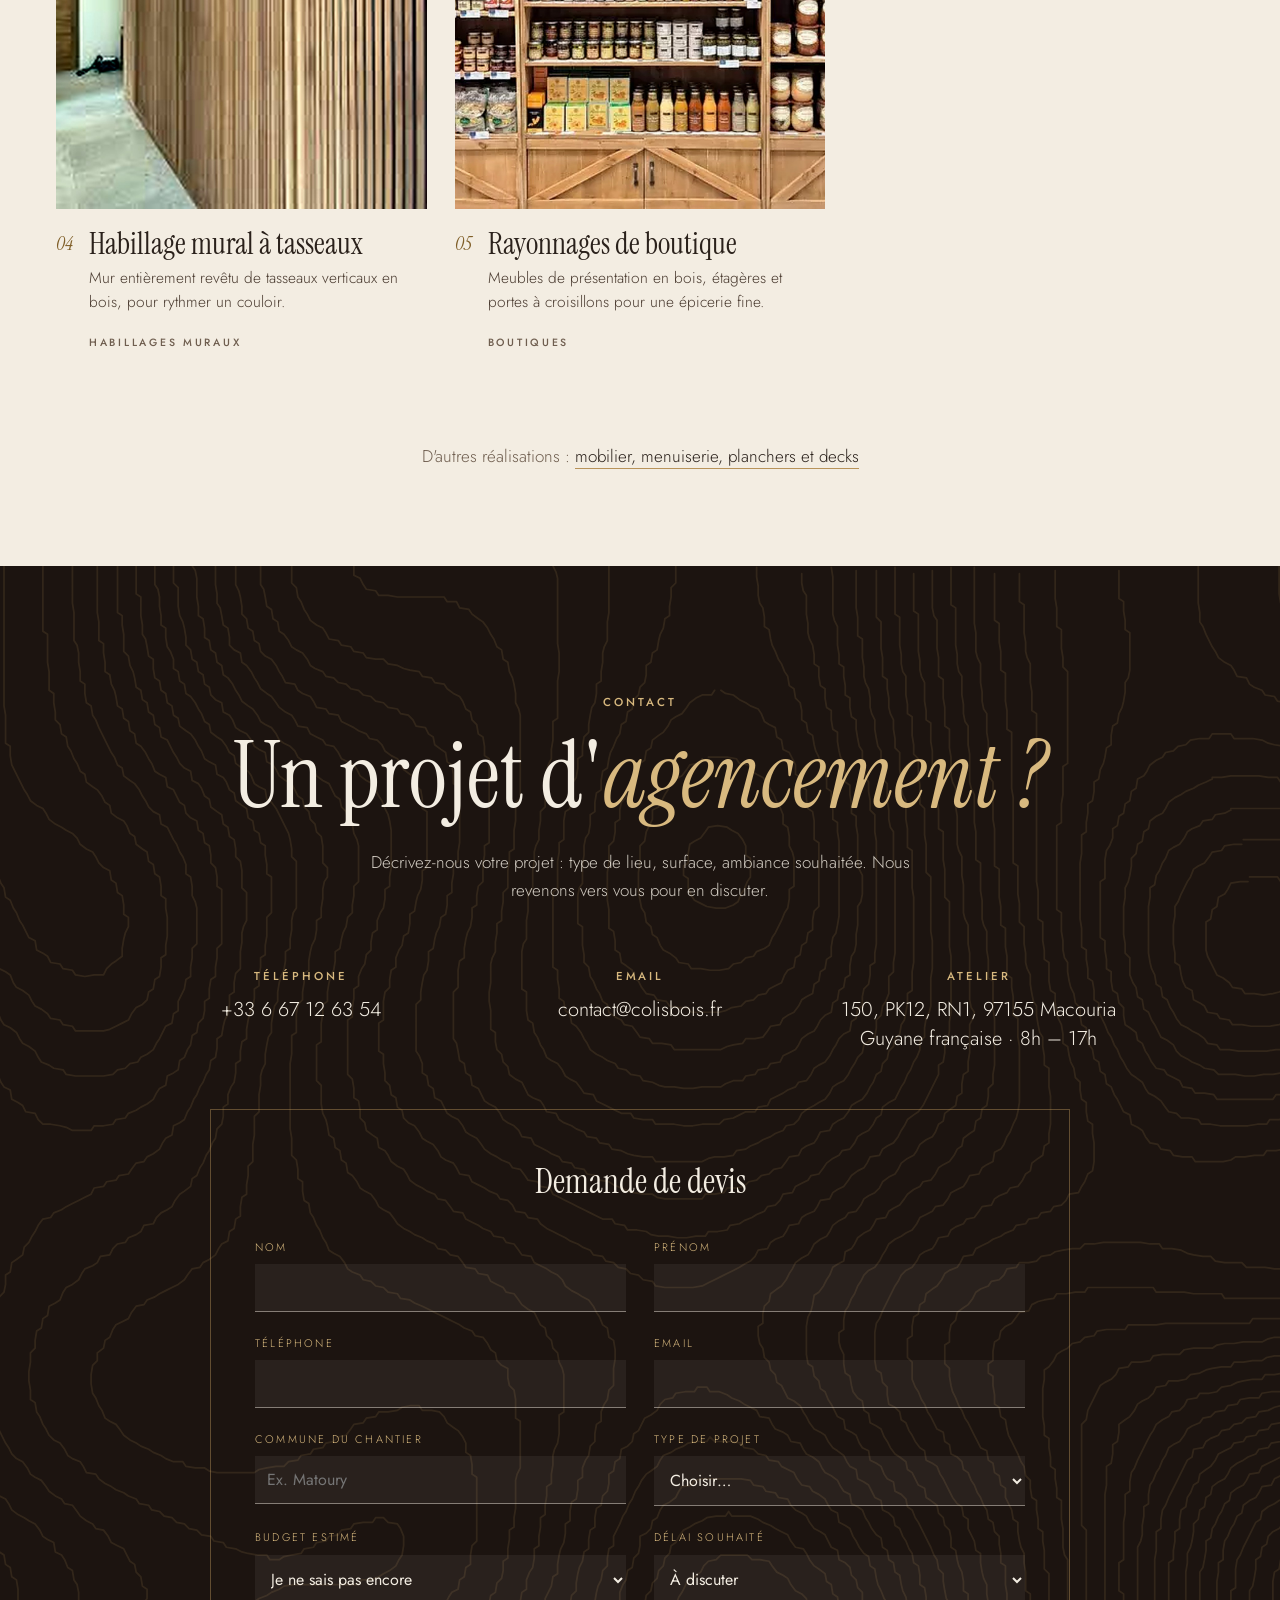
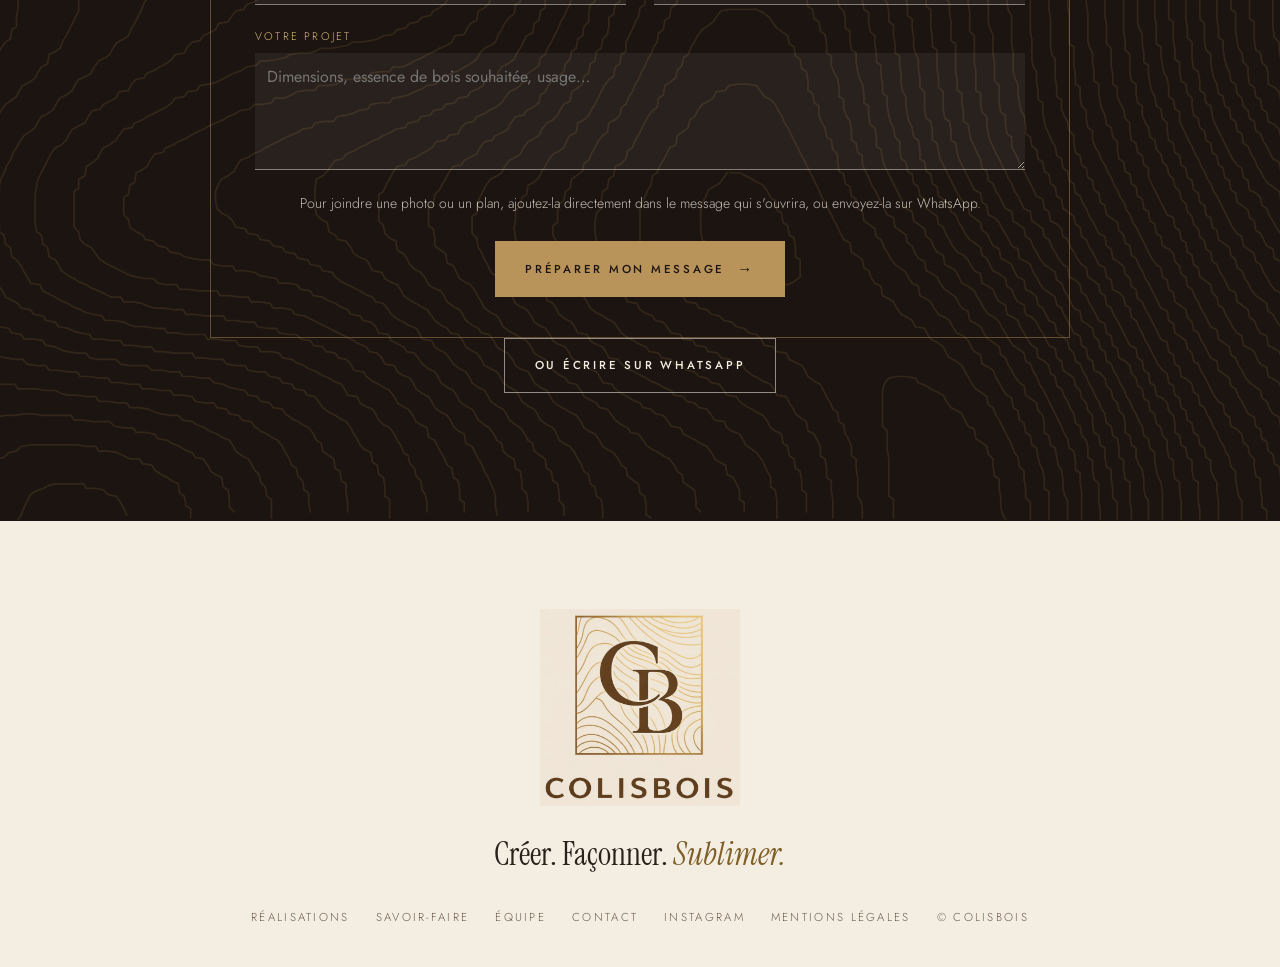
<file: realisations/agencement/index.html>
<!doctype html>
<html lang="fr">
<head>
<meta charset="utf-8">
<meta name="viewport" content="width=device-width, initial-scale=1">
<title>Agencement sur mesure en Guyane – Comptoirs, boutiques | Colisbois</title>
<meta name="description" content="Agencement de boutiques, bars et intérieurs en bois par Colisbois, menuisier à Macouria : comptoirs, rayonnages, habillages muraux. Devis sur demande.">
<link rel="canonical" href="https://www.colisbois.fr/realisations/agencement/">
<link rel="icon" href="../../favicon.ico" sizes="48x48">
<link rel="icon" type="image/png" href="../../favicon-48.png" sizes="48x48"><link rel="icon" type="image/png" href="../../favicon-96.png" sizes="96x96"><link rel="icon" type="image/png" href="../../favicon-192.png" sizes="192x192">
<link rel="apple-touch-icon" href="../../apple-touch-icon.png">
<meta property="og:title" content="Agencement sur mesure en Guyane – Comptoirs, boutiques | Colisbois">
<meta property="og:description" content="Agencement de boutiques, bars et intérieurs en bois par Colisbois, menuisier à Macouria : comptoirs, rayonnages, habillages muraux. Devis sur demande.">
<meta property="og:image" content="https://www.colisbois.fr/images/galerie/agencement/comptoir-claustra-bois-guyane.jpg">
<meta property="og:type" content="website">
<meta property="og:site_name" content="Colisbois">
<meta property="og:locale" content="fr_FR">
<meta property="og:url" content="https://www.colisbois.fr/realisations/agencement/">
<meta name="twitter:card" content="summary_large_image">
<meta name="robots" content="index,follow,max-image-preview:large">
<link href="https://fonts.googleapis.com/css2?family=Instrument+Serif:ital@0;1&family=Jost:wght@300;400;500&display=swap" rel="stylesheet">
<link rel="stylesheet" href="../../css/site.css">
<script type="application/ld+json">{"@context": "https://schema.org", "@type": "BreadcrumbList", "itemListElement": [{"@type": "ListItem", "position": 1, "name": "Accueil", "item": "https://www.colisbois.fr/"}, {"@type": "ListItem", "position": 2, "name": "Réalisations", "item": "https://www.colisbois.fr/realisations/"}, {"@type": "ListItem", "position": 3, "name": "Agencement", "item": "https://www.colisbois.fr/realisations/agencement/"}]}</script>
</head>
<body>
<header class="nav"><a class="brand" href="../../" aria-label="Colisbois, accueil"><img src="../../images/logo-mark.png" alt=""><span>Colisbois</span></a><nav class="navlinks" aria-label="Navigation principale"><div class="dd"><a class="dd-t" href="../../#univers">Réalisations <i>▾</i></a><div class="dd-m"><a href="../../realisations/mobilier-sur-mesure/">Mobilier sur mesure</a><a href="../../realisations/menuiserie/">Menuiserie</a><a href="../../realisations/agencement/">Agencement</a><a href="../../realisations/planchers/">Planchers</a><a href="../../realisations/decks/">Decks</a></div></div><a href="../../#savoir-faire">Savoir-faire</a><a href="../../#equipe">Équipe</a><a href="../../#contact">Contact</a></nav></header>
<nav class="crumbs lbl" aria-label="Fil d'Ariane"><a href="../../">Accueil</a><span>/</span><a href="../../#univers">Réalisations</a><span>/</span><span aria-current="page">Agencement</span></nav>
<header class="g-head"><div class="sh"><span class="n">02</span><span class="r"></span><span class="lbl">Réalisations</span></div>
<h1><em>Agencement</em> sur mesure en Guyane</h1>
<p>Aménagement de boutiques, de bars et d'intérieurs : comptoirs, rayonnages, habillages muraux… pensés pour votre activité et votre image, fabriqués et posés par Colisbois.</p><div class="fchips" role="group" aria-label="Filtrer par type"><button type="button" class="fc on" data-f="Tout">Tout</button><button type="button" class="fc" data-f="Comptoirs">Comptoirs</button><button type="button" class="fc" data-f="Habillages muraux">Habillages muraux</button><button type="button" class="fc" data-f="Boutiques">Boutiques</button></div></header>
<section class="g-grid portrait" aria-label="Galerie : Agencement"><article class="gi"><button class="g-item" type="button" data-c="Comptoirs" data-full="../../images/galerie/agencement/comptoir-claustra-bois-guyane.jpg" data-alt="Comptoir et claustra bois" data-cap="Comptoir et claustra bois"><img src="../../images/galerie/agencement/comptoir-claustra-bois-guyane.jpg" alt="Comptoir et claustra bois : agencement en bois en Guyane" loading="lazy"></button><div class="gc"><span class="gno">01</span><div><h3>Comptoir et claustra bois</h3><p>Comptoir laqué à niches ouvertes, façade en tasseaux de bois et verrière métallique.</p><span class="lbl gcat">Comptoirs</span></div></div></article><article class="gi"><button class="g-item" type="button" data-c="Comptoirs" data-full="../../images/galerie/agencement/bar-bois-massif-rayonnages-guyane.jpg" data-alt="Bar en bois massif" data-cap="Bar en bois massif"><img src="../../images/galerie/agencement/bar-bois-massif-rayonnages-guyane.jpg" alt="Bar en bois massif : agencement en bois en Guyane" loading="lazy"></button><div class="gc"><span class="gno">02</span><div><h3>Bar en bois massif</h3><p>Façade en madriers de chêne, éclairage intégré et étagères habillées de bois.</p><span class="lbl gcat">Comptoirs</span></div></div></article><article class="gi"><button class="g-item" type="button" data-c="Comptoirs" data-full="../../images/galerie/agencement/bar-terrasse-volet-relevable-guyane.jpg" data-alt="Bar de terrasse" data-cap="Bar de terrasse"><img src="../../images/galerie/agencement/bar-terrasse-volet-relevable-guyane.jpg" alt="Bar de terrasse : agencement en bois en Guyane" loading="lazy"></button><div class="gc"><span class="gno">03</span><div><h3>Bar de terrasse</h3><p>Comptoir ouvert sur la terrasse, fermé par un volet bois relevable.</p><span class="lbl gcat">Comptoirs</span></div></div></article><article class="gi"><button class="g-item" type="button" data-c="Habillages muraux" data-full="../../images/galerie/agencement/habillage-mural-lames-bois-guyane.jpg" data-alt="Habillage mural à tasseaux" data-cap="Habillage mural à tasseaux"><img src="../../images/galerie/agencement/habillage-mural-lames-bois-guyane.jpg" alt="Habillage mural à tasseaux : agencement en bois en Guyane" loading="lazy"></button><div class="gc"><span class="gno">04</span><div><h3>Habillage mural à tasseaux</h3><p>Mur entièrement revêtu de tasseaux verticaux en bois, pour rythmer un couloir.</p><span class="lbl gcat">Habillages muraux</span></div></div></article><article class="gi"><button class="g-item" type="button" data-c="Boutiques" data-full="../../images/galerie/agencement/rayonnages-epicerie-fine-guyane.jpg" data-alt="Rayonnages de boutique" data-cap="Rayonnages de boutique"><img src="../../images/galerie/agencement/rayonnages-epicerie-fine-guyane.jpg" alt="Rayonnages de boutique : agencement en bois en Guyane" loading="lazy"></button><div class="gc"><span class="gno">05</span><div><h3>Rayonnages de boutique</h3><p>Meubles de présentation en bois, étagères et portes à croisillons pour une épicerie fine.</p><span class="lbl gcat">Boutiques</span></div></div></article></section>
<p class="more">D'autres réalisations : <a href="../../#univers">mobilier, menuiserie, planchers et decks</a></p>
<section id="contact" class="dark band-contact"><div class="veins"></div><div class="in c">
<div class="lbl gold">Contact</div>
<h2 class="big">Un projet d'<em>agencement ?</em></h2>
<p class="cta-p">Décrivez-nous votre projet : type de lieu, surface, ambiance souhaitée. Nous revenons vers vous pour en discuter.</p>
<div class="info3">
<div><span class="lbl gold">Téléphone</span><a href="tel:+33667126354">+33 6 67 12 63 54</a></div>
<div><span class="lbl gold">Email</span><a href="https://mail.google.com/mail/?view=cm&amp;fs=1&amp;to=contact@colisbois.fr&amp;su=Demande%20de%20devis%20Colisbois" target="_blank" rel="noopener">contact@colisbois.fr</a></div>
<div><span class="lbl gold">Atelier</span><span>150, PK12, RN1, 97155 Macouria<br>Guyane française · 8h – 17h</span></div>
</div>
<form class="qf" id="devis" action="#" method="get" autocomplete="on"><h3 class="qf-t">Demande de devis</h3>
<div class="qf-g">
<label>Nom<input name="nom" type="text" autocomplete="family-name" required></label>
<label>Prénom<input name="prenom" type="text" autocomplete="given-name"></label>
<label>Téléphone<input name="tel" type="tel" autocomplete="tel" required></label>
<label>Email<input name="mail" type="email" autocomplete="email"></label>
<label>Commune du chantier<input name="commune" type="text" placeholder="Ex. Matoury"></label>
<label>Type de projet<select name="projet"><option value="">Choisir…</option><option>Mobilier sur mesure</option><option>Menuiserie (portes, volets, placards…)</option><option>Agencement</option><option>Plancher intérieur</option><option>Deck / terrasse</option><option>Autre</option></select></label>
<label>Budget estimé<select name="budget"><option value="">Je ne sais pas encore</option><option>Moins de 2 000 €</option><option>2 000 à 5 000 €</option><option>5 000 à 10 000 €</option><option>10 000 à 20 000 €</option><option>Plus de 20 000 €</option></select></label>
<label>Délai souhaité<select name="delai"><option value="">À discuter</option><option>Moins d'un mois</option><option>1 à 3 mois</option><option>3 à 6 mois</option><option>Plus de 6 mois</option></select></label>
<label class="wide">Votre projet<textarea name="msg" rows="4" placeholder="Dimensions, essence de bois souhaitée, usage…"></textarea></label>
</div>
<p class="qf-n">Pour joindre une photo ou un plan, ajoutez-la directement dans le message qui s'ouvrira, ou envoyez-la sur WhatsApp.</p>
<button class="btn solid" type="submit">Préparer mon message <i>→</i></button></form>
<div class="btns"><a class="btn line" href="https://wa.me/33667126354" target="_blank" rel="noopener">Ou écrire sur WhatsApp</a></div>
</div></section>
<footer class="foot"><img src="../../images/logo-complet.png" alt="Colisbois" loading="lazy"><p class="slogan">Créer. Façonner. <em>Sublimer.</em></p>
<p class="small flinks"><a href="../../#univers">Réalisations</a><a href="../../#savoir-faire">Savoir-faire</a><a href="../../#equipe">Équipe</a><a href="../../#contact">Contact</a><a href="https://www.instagram.com/colisbois" target="_blank" rel="noopener">Instagram</a><span>Mentions légales</span><span>© Colisbois</span></p></footer>
<a class="wa" href="https://wa.me/33667126354" aria-label="Écrire sur WhatsApp"><svg width="32" height="32" viewBox="0 0 32 32" aria-hidden="true"><path fill="#fff" d="M16 3C8.8 3 3 8.7 3 15.8c0 2.5.7 4.8 2 6.8L3 29l6.6-1.9c1.9 1 4 1.6 6.4 1.6 7.2 0 13-5.7 13-12.8S23.200 3 16 3zm0 23.300c-2.100 0-4.100-.6-5.800-1.700l-.4-.2-3.900 1.100 1.100-3.800-.3-.4a10.400 10.400 0 0 1-1.600-5.500C5.100 10 10 5.300 16 5.300s10.900 4.700 10.900 10.500S22 26.300 16 26.300zm6-7.800c-.3-.2-1.900-.9-2.200-1-.3-.1-.5-.2-.7.200-.2.300-.8 1-1 1.200-.2.200-.4.200-.7.100-.3-.2-1.400-.5-2.600-1.600-1-.9-1.600-1.900-1.800-2.200-.2-.3 0-.5.100-.7l.5-.6c.2-.2.200-.3.300-.5.100-.2.100-.4 0-.6l-1-2.300c-.2-.6-.5-.5-.7-.5h-.6c-.2 0-.6.100-.9.400-.3.300-1.200 1.100-1.200 2.700s1.200 3.200 1.400 3.400c.2.200 2.300 3.500 5.600 4.900.8.300 1.400.5 1.900.6.8.3 1.500.2 2.100.1.600-.1 1.900-.8 2.100-1.500.3-.7.300-1.400.2-1.500-.1-.2-.3-.3-.6-.4z"/></svg></a><a class="gm" href="https://mail.google.com/mail/?view=cm&amp;fs=1&amp;to=contact@colisbois.fr&amp;su=Demande%20de%20devis%20Colisbois" target="_blank" rel="noopener" aria-label="Écrire par Gmail"><svg width="30" height="30" viewBox="0 0 24 24" aria-hidden="true" fill="none" stroke="#fff" stroke-width="1.8" stroke-linecap="round" stroke-linejoin="round"><rect x="3" y="5" width="18" height="14" rx="2"/><path d="M3.500 7l8.500 6 8.500-6"/></svg></a>
<div class="lb" id="lb" hidden role="dialog" aria-modal="true" aria-label="Agrandissement"><button type="button" aria-label="Fermer">×</button><img alt=""><p></p></div>
<script>
(function(){var lb=document.getElementById('lb'),im=lb.querySelector('img'),cap=lb.querySelector('p');
function close(){lb.hidden=true;im.removeAttribute('src');document.body.style.overflow=''}
var items=document.querySelectorAll('.gi');
document.querySelectorAll('.g-item').forEach(function(b){b.addEventListener('click',function(){im.src=b.dataset.full;im.alt=b.dataset.alt;cap.textContent=b.dataset.cap;lb.hidden=false;document.body.style.overflow='hidden'})});
lb.addEventListener('click',close);document.addEventListener('keydown',function(e){if(e.key==='Escape')close()});
document.querySelectorAll('.fc').forEach(function(c){c.addEventListener('click',function(){document.querySelectorAll('.fc').forEach(function(x){x.classList.remove('on')});c.classList.add('on');var f=c.dataset.f;items.forEach(function(it){it.hidden=!(f==='Tout'||it.querySelector('.g-item').dataset.c===f)})})});
})();
</script><script>
(function(){var f=document.getElementById('devis');if(!f)return;
f.addEventListener('submit',function(e){e.preventDefault();var g=function(n){return (f.elements[n].value||'').trim()};
var l=['Nom : '+g('nom')+' '+g('prenom'),'Téléphone : '+g('tel'),'Email : '+g('mail'),'Commune du chantier : '+g('commune'),'Type de projet : '+g('projet'),'Budget estimé : '+(g('budget')||'non précisé'),'Délai souhaité : '+(g('delai')||'à discuter'),'','Projet :',g('msg'),'','(Photos ou plans en pièce jointe si possible)'];
var u='https://mail.google.com/mail/?view=cm&fs=1&to=contact@colisbois.fr&su='+encodeURIComponent('Demande de devis Colisbois'+(g('projet')?' – '+g('projet'):''))+'&body='+encodeURIComponent(l.join('\n'));
window.open(u,'_blank','noopener');});})();
</script>
<script>
(function(){var f=document.getElementById('devis');if(!f)return;
f.addEventListener('submit',function(e){e.preventDefault();var g=function(n){return (f.elements[n].value||'').trim()};
var l=['Nom : '+g('nom')+' '+g('prenom'),'Téléphone : '+g('tel'),'Email : '+g('mail'),'Commune du chantier : '+g('commune'),'Type de projet : '+g('projet'),'Budget estimé : '+(g('budget')||'non précisé'),'Délai souhaité : '+(g('delai')||'à discuter'),'','Projet :',g('msg'),'','(Photos ou plans en pièce jointe si possible)'];
var u='https://mail.google.com/mail/?view=cm&fs=1&to=contact@colisbois.fr&su='+encodeURIComponent('Demande de devis Colisbois'+(g('projet')?' – '+g('projet'):''))+'&body='+encodeURIComponent(l.join('\n'));
window.open(u,'_blank','noopener');});})();
</script>
</body>
</html>
</file>
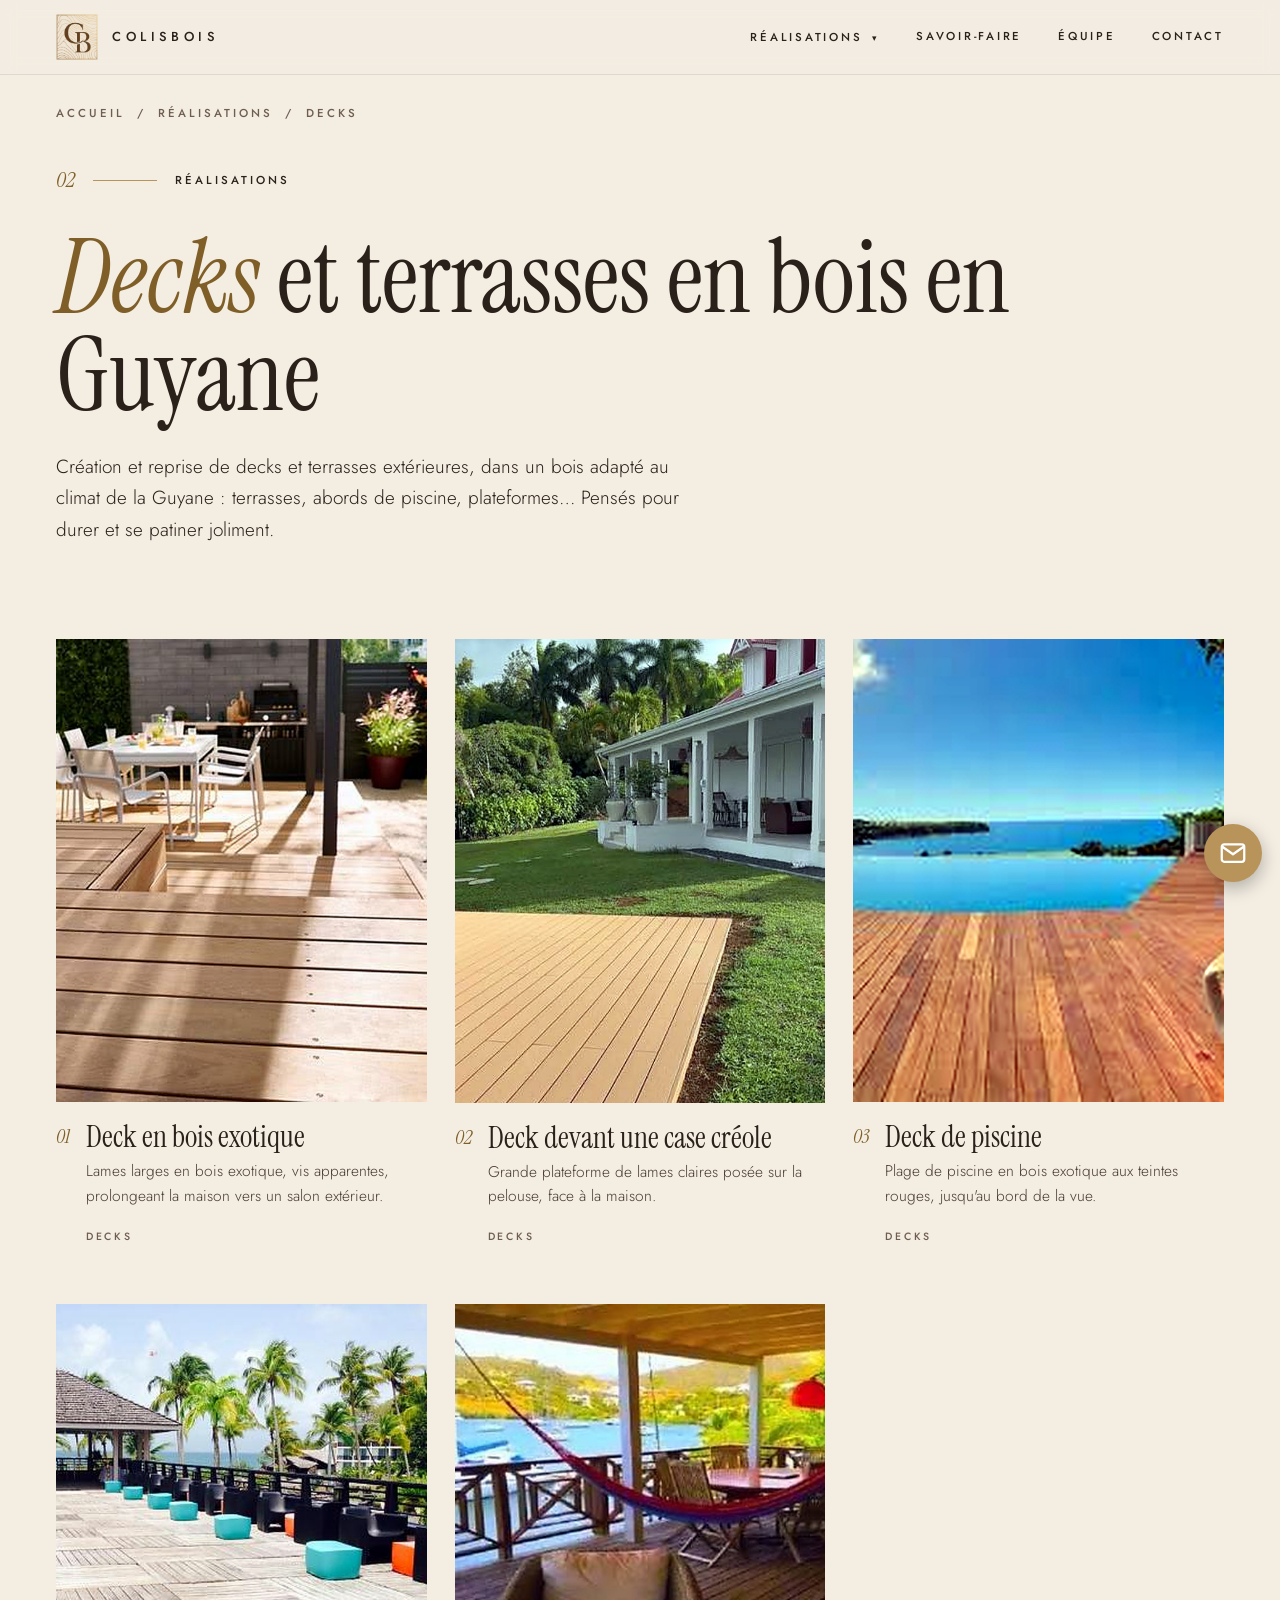
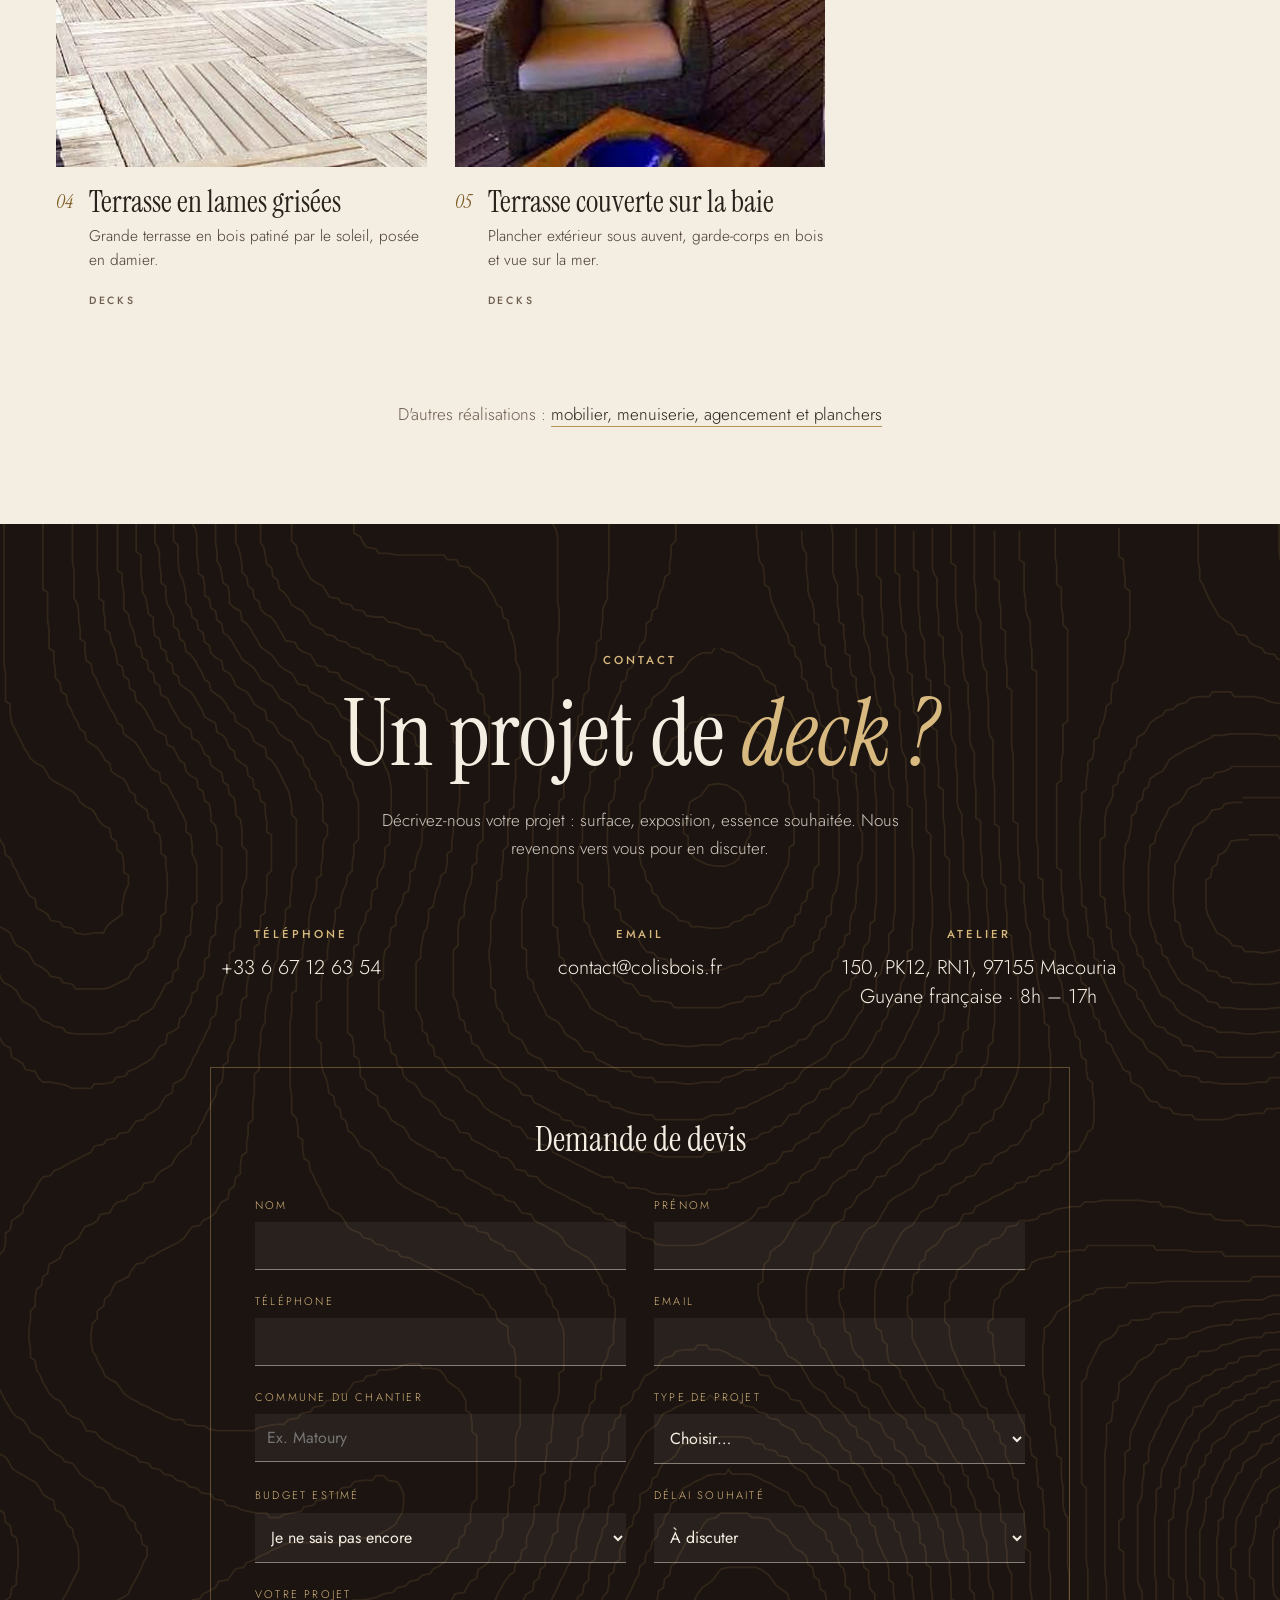
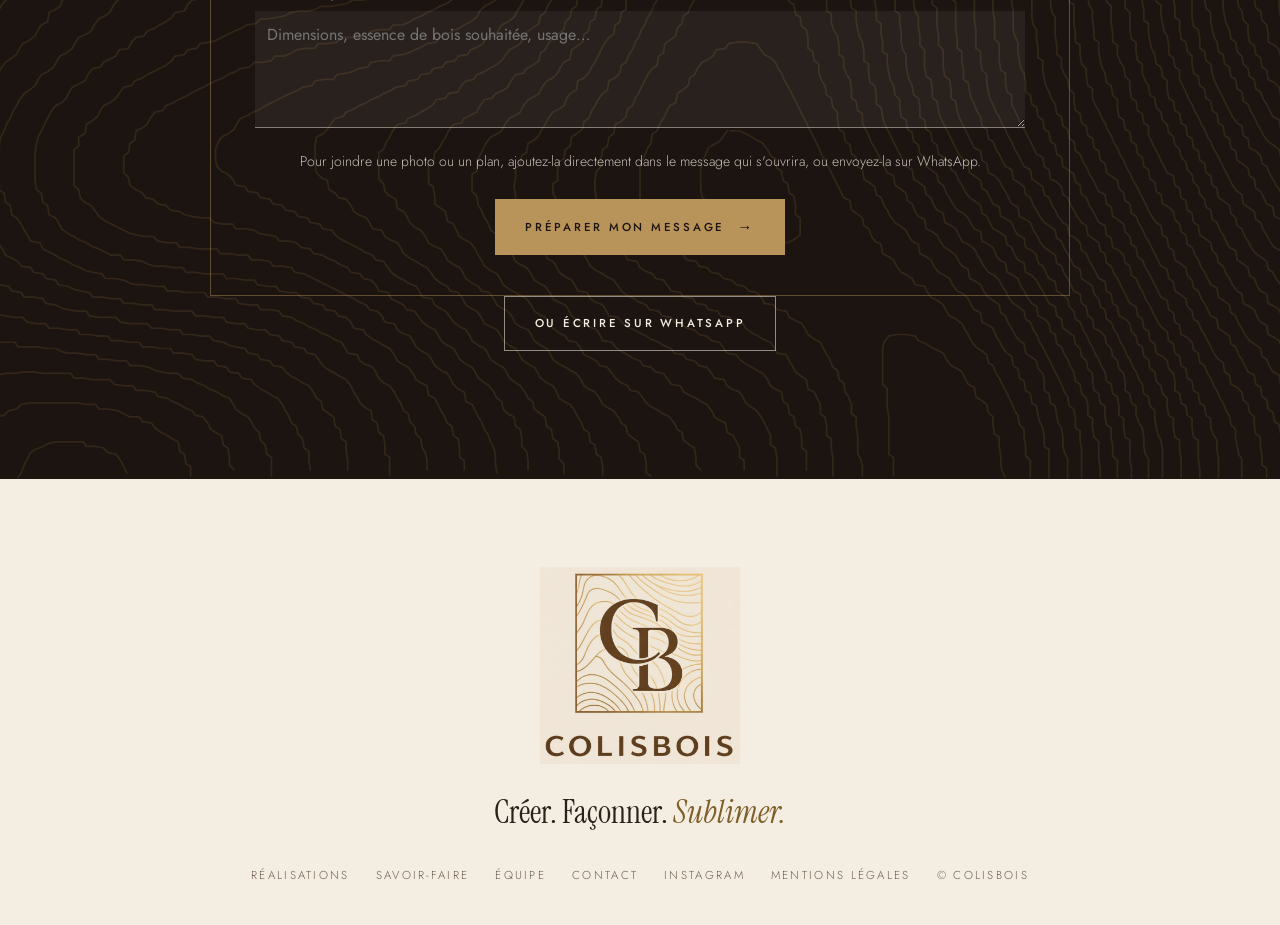
<file: realisations/decks/index.html>
<!doctype html>
<html lang="fr">
<head>
<meta charset="utf-8">
<meta name="viewport" content="width=device-width, initial-scale=1">
<title>Decks et terrasses en bois en Guyane | Colisbois</title>
<meta name="description" content="Création et reprise de decks et terrasses extérieures en bois par Colisbois, menuisier à Macouria : terrasses, abords de piscine, plateformes. Devis sur demande.">
<link rel="canonical" href="https://www.colisbois.fr/realisations/decks/">
<link rel="icon" href="../../favicon.ico" sizes="48x48">
<link rel="icon" type="image/png" href="../../favicon-48.png" sizes="48x48"><link rel="icon" type="image/png" href="../../favicon-96.png" sizes="96x96"><link rel="icon" type="image/png" href="../../favicon-192.png" sizes="192x192">
<link rel="apple-touch-icon" href="../../apple-touch-icon.png">
<meta property="og:title" content="Decks et terrasses en bois en Guyane | Colisbois">
<meta property="og:description" content="Création et reprise de decks et terrasses extérieures en bois par Colisbois, menuisier à Macouria : terrasses, abords de piscine, plateformes. Devis sur demande.">
<meta property="og:image" content="https://www.colisbois.fr/images/galerie/decks/deck-bois-exotique-salon-exterieur-guyane.jpg">
<meta property="og:type" content="website">
<meta property="og:site_name" content="Colisbois">
<meta property="og:locale" content="fr_FR">
<meta property="og:url" content="https://www.colisbois.fr/realisations/decks/">
<meta name="twitter:card" content="summary_large_image">
<meta name="robots" content="index,follow,max-image-preview:large">
<link href="https://fonts.googleapis.com/css2?family=Instrument+Serif:ital@0;1&family=Jost:wght@300;400;500&display=swap" rel="stylesheet">
<link rel="stylesheet" href="../../css/site.css">
<script type="application/ld+json">{"@context": "https://schema.org", "@type": "BreadcrumbList", "itemListElement": [{"@type": "ListItem", "position": 1, "name": "Accueil", "item": "https://www.colisbois.fr/"}, {"@type": "ListItem", "position": 2, "name": "Réalisations", "item": "https://www.colisbois.fr/realisations/"}, {"@type": "ListItem", "position": 3, "name": "Decks", "item": "https://www.colisbois.fr/realisations/decks/"}]}</script>
</head>
<body>
<header class="nav"><a class="brand" href="../../" aria-label="Colisbois, accueil"><img src="../../images/logo-mark.png" alt=""><span>Colisbois</span></a><nav class="navlinks" aria-label="Navigation principale"><div class="dd"><a class="dd-t" href="../../#univers">Réalisations <i>▾</i></a><div class="dd-m"><a href="../../realisations/mobilier-sur-mesure/">Mobilier sur mesure</a><a href="../../realisations/menuiserie/">Menuiserie</a><a href="../../realisations/agencement/">Agencement</a><a href="../../realisations/planchers/">Planchers</a><a href="../../realisations/decks/">Decks</a></div></div><a href="../../#savoir-faire">Savoir-faire</a><a href="../../#equipe">Équipe</a><a href="../../#contact">Contact</a></nav></header>
<nav class="crumbs lbl" aria-label="Fil d'Ariane"><a href="../../">Accueil</a><span>/</span><a href="../../#univers">Réalisations</a><span>/</span><span aria-current="page">Decks</span></nav>
<header class="g-head"><div class="sh"><span class="n">02</span><span class="r"></span><span class="lbl">Réalisations</span></div>
<h1><em>Decks</em> et terrasses en bois en Guyane</h1>
<p>Création et reprise de decks et terrasses extérieures, dans un bois adapté au climat de la Guyane : terrasses, abords de piscine, plateformes… Pensés pour durer et se patiner joliment.</p></header>
<section class="g-grid portrait" aria-label="Galerie : Decks"><article class="gi"><button class="g-item" type="button" data-c="Decks" data-full="../../images/galerie/decks/deck-bois-exotique-salon-exterieur-guyane.jpg" data-alt="Deck en bois exotique" data-cap="Deck en bois exotique"><img src="../../images/galerie/decks/deck-bois-exotique-salon-exterieur-guyane.jpg" alt="Deck en bois exotique : deck et terrasse en bois en Guyane" loading="lazy"></button><div class="gc"><span class="gno">01</span><div><h3>Deck en bois exotique</h3><p>Lames larges en bois exotique, vis apparentes, prolongeant la maison vers un salon extérieur.</p><span class="lbl gcat">Decks</span></div></div></article><article class="gi"><button class="g-item" type="button" data-c="Decks" data-full="../../images/galerie/decks/deck-composite-maison-creole-guyane.jpg" data-alt="Deck devant une case créole" data-cap="Deck devant une case créole"><img src="../../images/galerie/decks/deck-composite-maison-creole-guyane.jpg" alt="Deck devant une case créole : deck et terrasse en bois en Guyane" loading="lazy"></button><div class="gc"><span class="gno">02</span><div><h3>Deck devant une case créole</h3><p>Grande plateforme de lames claires posée sur la pelouse, face à la maison.</p><span class="lbl gcat">Decks</span></div></div></article><article class="gi"><button class="g-item" type="button" data-c="Decks" data-full="../../images/galerie/decks/deck-piscine-bois-exotique-guyane.jpg" data-alt="Deck de piscine" data-cap="Deck de piscine"><img src="../../images/galerie/decks/deck-piscine-bois-exotique-guyane.jpg" alt="Deck de piscine : deck et terrasse en bois en Guyane" loading="lazy"></button><div class="gc"><span class="gno">03</span><div><h3>Deck de piscine</h3><p>Plage de piscine en bois exotique aux teintes rouges, jusqu'au bord de la vue.</p><span class="lbl gcat">Decks</span></div></div></article><article class="gi"><button class="g-item" type="button" data-c="Decks" data-full="../../images/galerie/decks/terrasse-bois-grise-hotel-guyane.jpg" data-alt="Terrasse en lames grisées" data-cap="Terrasse en lames grisées"><img src="../../images/galerie/decks/terrasse-bois-grise-hotel-guyane.jpg" alt="Terrasse en lames grisées : deck et terrasse en bois en Guyane" loading="lazy"></button><div class="gc"><span class="gno">04</span><div><h3>Terrasse en lames grisées</h3><p>Grande terrasse en bois patiné par le soleil, posée en damier.</p><span class="lbl gcat">Decks</span></div></div></article><article class="gi"><button class="g-item" type="button" data-c="Decks" data-full="../../images/galerie/decks/terrasse-couverte-baie-guyane.jpg" data-alt="Terrasse couverte sur la baie" data-cap="Terrasse couverte sur la baie"><img src="../../images/galerie/decks/terrasse-couverte-baie-guyane.jpg" alt="Terrasse couverte sur la baie : deck et terrasse en bois en Guyane" loading="lazy"></button><div class="gc"><span class="gno">05</span><div><h3>Terrasse couverte sur la baie</h3><p>Plancher extérieur sous auvent, garde-corps en bois et vue sur la mer.</p><span class="lbl gcat">Decks</span></div></div></article></section>
<p class="more">D'autres réalisations : <a href="../../#univers">mobilier, menuiserie, agencement et planchers</a></p>
<section id="contact" class="dark band-contact"><div class="veins"></div><div class="in c">
<div class="lbl gold">Contact</div>
<h2 class="big">Un projet de <em>deck ?</em></h2>
<p class="cta-p">Décrivez-nous votre projet : surface, exposition, essence souhaitée. Nous revenons vers vous pour en discuter.</p>
<div class="info3">
<div><span class="lbl gold">Téléphone</span><a href="tel:+33667126354">+33 6 67 12 63 54</a></div>
<div><span class="lbl gold">Email</span><a href="https://mail.google.com/mail/?view=cm&amp;fs=1&amp;to=contact@colisbois.fr&amp;su=Demande%20de%20devis%20Colisbois" target="_blank" rel="noopener">contact@colisbois.fr</a></div>
<div><span class="lbl gold">Atelier</span><span>150, PK12, RN1, 97155 Macouria<br>Guyane française · 8h – 17h</span></div>
</div>
<form class="qf" id="devis" action="#" method="get" autocomplete="on"><h3 class="qf-t">Demande de devis</h3>
<div class="qf-g">
<label>Nom<input name="nom" type="text" autocomplete="family-name" required></label>
<label>Prénom<input name="prenom" type="text" autocomplete="given-name"></label>
<label>Téléphone<input name="tel" type="tel" autocomplete="tel" required></label>
<label>Email<input name="mail" type="email" autocomplete="email"></label>
<label>Commune du chantier<input name="commune" type="text" placeholder="Ex. Matoury"></label>
<label>Type de projet<select name="projet"><option value="">Choisir…</option><option>Mobilier sur mesure</option><option>Menuiserie (portes, volets, placards…)</option><option>Agencement</option><option>Plancher intérieur</option><option>Deck / terrasse</option><option>Autre</option></select></label>
<label>Budget estimé<select name="budget"><option value="">Je ne sais pas encore</option><option>Moins de 2 000 €</option><option>2 000 à 5 000 €</option><option>5 000 à 10 000 €</option><option>10 000 à 20 000 €</option><option>Plus de 20 000 €</option></select></label>
<label>Délai souhaité<select name="delai"><option value="">À discuter</option><option>Moins d'un mois</option><option>1 à 3 mois</option><option>3 à 6 mois</option><option>Plus de 6 mois</option></select></label>
<label class="wide">Votre projet<textarea name="msg" rows="4" placeholder="Dimensions, essence de bois souhaitée, usage…"></textarea></label>
</div>
<p class="qf-n">Pour joindre une photo ou un plan, ajoutez-la directement dans le message qui s'ouvrira, ou envoyez-la sur WhatsApp.</p>
<button class="btn solid" type="submit">Préparer mon message <i>→</i></button></form>
<div class="btns"><a class="btn line" href="https://wa.me/33667126354" target="_blank" rel="noopener">Ou écrire sur WhatsApp</a></div>
</div></section>
<footer class="foot"><img src="../../images/logo-complet.png" alt="Colisbois" loading="lazy"><p class="slogan">Créer. Façonner. <em>Sublimer.</em></p>
<p class="small flinks"><a href="../../#univers">Réalisations</a><a href="../../#savoir-faire">Savoir-faire</a><a href="../../#equipe">Équipe</a><a href="../../#contact">Contact</a><a href="https://www.instagram.com/colisbois" target="_blank" rel="noopener">Instagram</a><span>Mentions légales</span><span>© Colisbois</span></p></footer>
<a class="wa" href="https://wa.me/33667126354" aria-label="Écrire sur WhatsApp"><svg width="32" height="32" viewBox="0 0 32 32" aria-hidden="true"><path fill="#fff" d="M16 3C8.8 3 3 8.7 3 15.8c0 2.5.7 4.8 2 6.8L3 29l6.6-1.9c1.9 1 4 1.6 6.4 1.6 7.2 0 13-5.7 13-12.8S23.200 3 16 3zm0 23.300c-2.100 0-4.100-.6-5.800-1.700l-.4-.2-3.900 1.100 1.100-3.800-.3-.4a10.400 10.400 0 0 1-1.600-5.500C5.100 10 10 5.300 16 5.300s10.900 4.700 10.900 10.500S22 26.300 16 26.300zm6-7.800c-.3-.2-1.900-.9-2.200-1-.3-.1-.5-.2-.7.200-.2.300-.8 1-1 1.200-.2.200-.4.200-.7.100-.3-.2-1.400-.5-2.600-1.600-1-.9-1.600-1.900-1.800-2.200-.2-.3 0-.5.100-.7l.5-.6c.2-.2.200-.3.300-.5.100-.2.100-.4 0-.6l-1-2.300c-.2-.6-.5-.5-.7-.5h-.6c-.2 0-.6.100-.9.400-.3.300-1.200 1.100-1.200 2.700s1.200 3.200 1.400 3.400c.2.200 2.300 3.500 5.600 4.900.8.300 1.400.5 1.900.6.8.3 1.500.2 2.100.1.600-.1 1.900-.8 2.100-1.500.3-.7.300-1.400.2-1.500-.1-.2-.3-.3-.6-.4z"/></svg></a><a class="gm" href="https://mail.google.com/mail/?view=cm&amp;fs=1&amp;to=contact@colisbois.fr&amp;su=Demande%20de%20devis%20Colisbois" target="_blank" rel="noopener" aria-label="Écrire par Gmail"><svg width="30" height="30" viewBox="0 0 24 24" aria-hidden="true" fill="none" stroke="#fff" stroke-width="1.8" stroke-linecap="round" stroke-linejoin="round"><rect x="3" y="5" width="18" height="14" rx="2"/><path d="M3.500 7l8.500 6 8.500-6"/></svg></a>
<div class="lb" id="lb" hidden role="dialog" aria-modal="true" aria-label="Agrandissement"><button type="button" aria-label="Fermer">×</button><img alt=""><p></p></div>
<script>
(function(){var lb=document.getElementById('lb'),im=lb.querySelector('img'),cap=lb.querySelector('p');
function close(){lb.hidden=true;im.removeAttribute('src');document.body.style.overflow=''}
var items=document.querySelectorAll('.gi');
document.querySelectorAll('.g-item').forEach(function(b){b.addEventListener('click',function(){im.src=b.dataset.full;im.alt=b.dataset.alt;cap.textContent=b.dataset.cap;lb.hidden=false;document.body.style.overflow='hidden'})});
lb.addEventListener('click',close);document.addEventListener('keydown',function(e){if(e.key==='Escape')close()});
document.querySelectorAll('.fc').forEach(function(c){c.addEventListener('click',function(){document.querySelectorAll('.fc').forEach(function(x){x.classList.remove('on')});c.classList.add('on');var f=c.dataset.f;items.forEach(function(it){it.hidden=!(f==='Tout'||it.querySelector('.g-item').dataset.c===f)})})});
})();
</script><script>
(function(){var f=document.getElementById('devis');if(!f)return;
f.addEventListener('submit',function(e){e.preventDefault();var g=function(n){return (f.elements[n].value||'').trim()};
var l=['Nom : '+g('nom')+' '+g('prenom'),'Téléphone : '+g('tel'),'Email : '+g('mail'),'Commune du chantier : '+g('commune'),'Type de projet : '+g('projet'),'Budget estimé : '+(g('budget')||'non précisé'),'Délai souhaité : '+(g('delai')||'à discuter'),'','Projet :',g('msg'),'','(Photos ou plans en pièce jointe si possible)'];
var u='https://mail.google.com/mail/?view=cm&fs=1&to=contact@colisbois.fr&su='+encodeURIComponent('Demande de devis Colisbois'+(g('projet')?' – '+g('projet'):''))+'&body='+encodeURIComponent(l.join('\n'));
window.open(u,'_blank','noopener');});})();
</script>
<script>
(function(){var f=document.getElementById('devis');if(!f)return;
f.addEventListener('submit',function(e){e.preventDefault();var g=function(n){return (f.elements[n].value||'').trim()};
var l=['Nom : '+g('nom')+' '+g('prenom'),'Téléphone : '+g('tel'),'Email : '+g('mail'),'Commune du chantier : '+g('commune'),'Type de projet : '+g('projet'),'Budget estimé : '+(g('budget')||'non précisé'),'Délai souhaité : '+(g('delai')||'à discuter'),'','Projet :',g('msg'),'','(Photos ou plans en pièce jointe si possible)'];
var u='https://mail.google.com/mail/?view=cm&fs=1&to=contact@colisbois.fr&su='+encodeURIComponent('Demande de devis Colisbois'+(g('projet')?' – '+g('projet'):''))+'&body='+encodeURIComponent(l.join('\n'));
window.open(u,'_blank','noopener');});})();
</script>
</body>
</html>
</file>
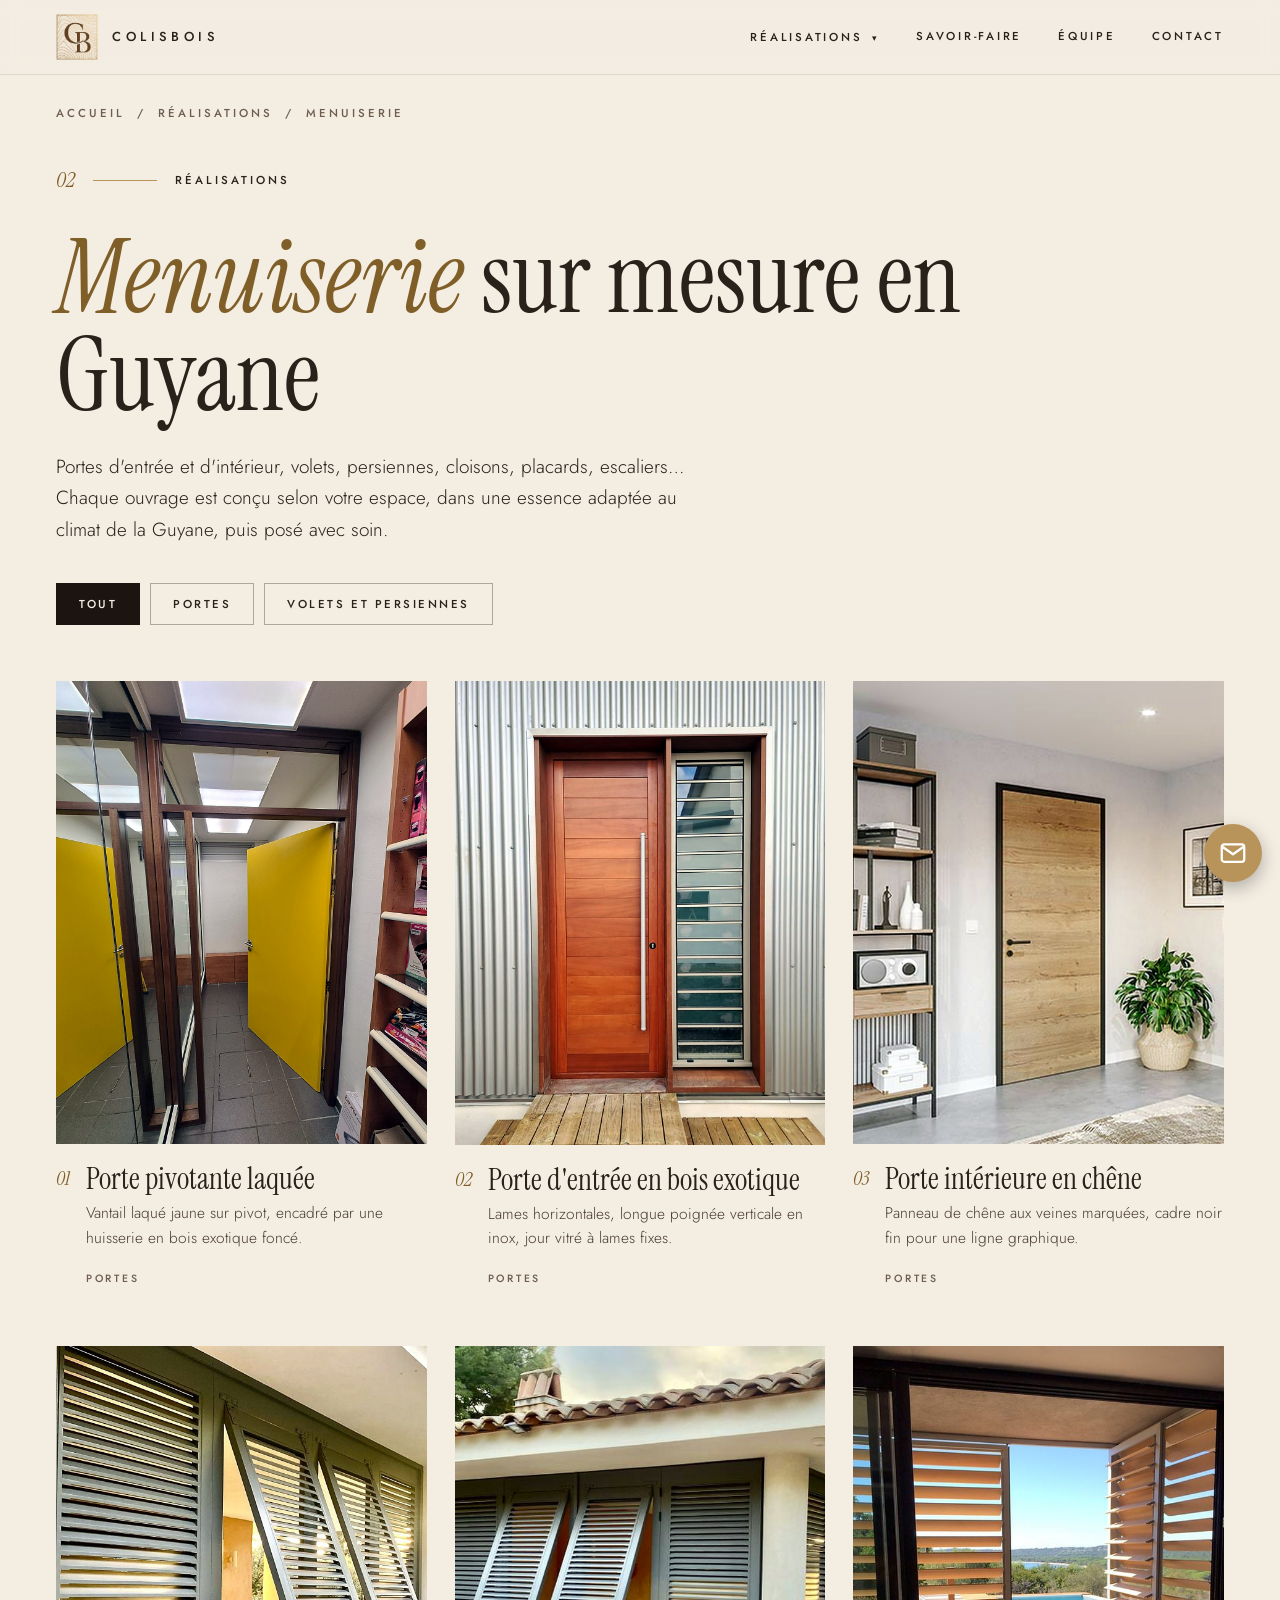
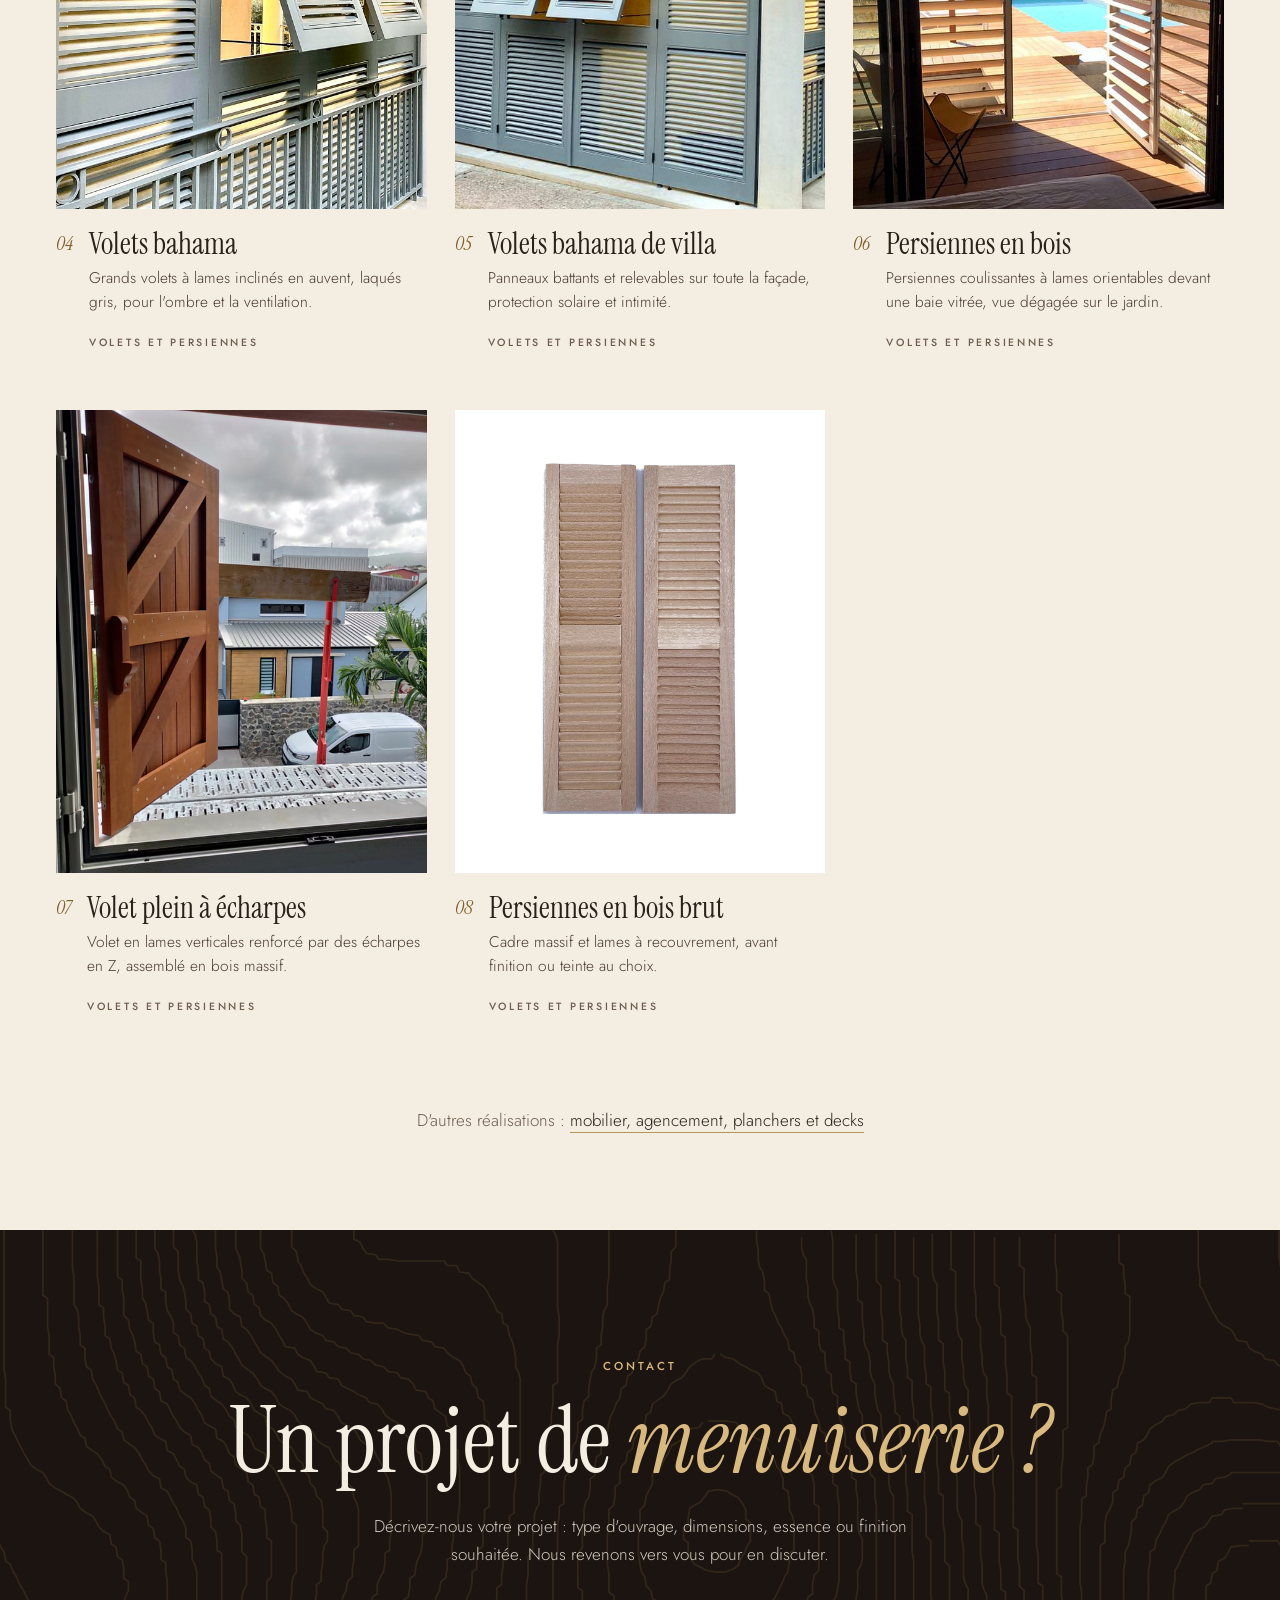
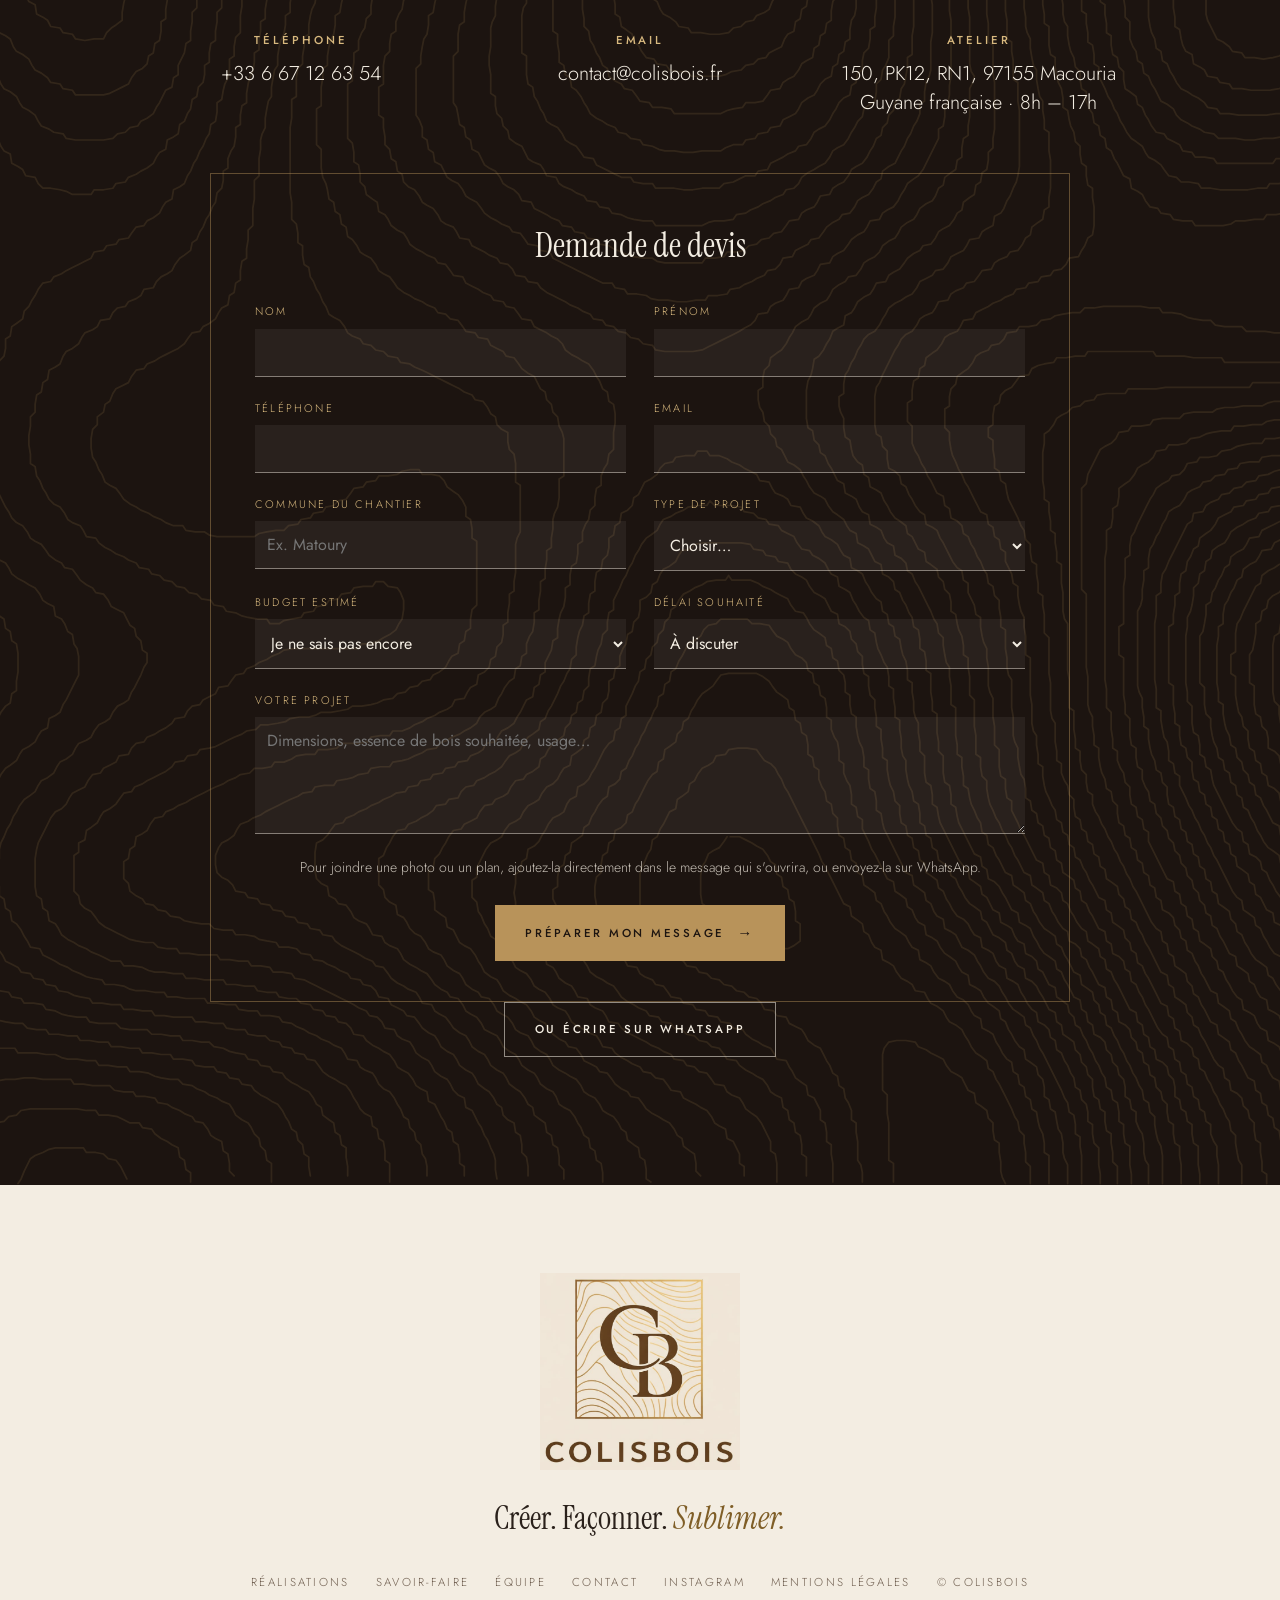
<file: realisations/menuiserie/index.html>
<!doctype html>
<html lang="fr">
<head>
<meta charset="utf-8">
<meta name="viewport" content="width=device-width, initial-scale=1">
<title>Menuiserie sur mesure en Guyane – Portes, volets | Colisbois</title>
<meta name="description" content="Réalisations de menuiserie par Colisbois, menuisier à Macouria : portes d'entrée et d'intérieur, volets bahama, persiennes en bois, sur mesure en Guyane.">
<link rel="canonical" href="https://www.colisbois.fr/realisations/menuiserie/">
<link rel="icon" href="../../favicon.ico" sizes="48x48">
<link rel="icon" type="image/png" href="../../favicon-48.png" sizes="48x48"><link rel="icon" type="image/png" href="../../favicon-96.png" sizes="96x96"><link rel="icon" type="image/png" href="../../favicon-192.png" sizes="192x192">
<link rel="apple-touch-icon" href="../../apple-touch-icon.png">
<meta property="og:title" content="Menuiserie sur mesure en Guyane – Portes, volets | Colisbois">
<meta property="og:description" content="Réalisations de menuiserie par Colisbois, menuisier à Macouria : portes d'entrée et d'intérieur, volets bahama, persiennes en bois, sur mesure en Guyane.">
<meta property="og:image" content="https://www.colisbois.fr/images/galerie/menuiserie/porte-entree-bois-exotique-guyane.jpg">
<meta property="og:type" content="website">
<meta property="og:site_name" content="Colisbois">
<meta property="og:locale" content="fr_FR">
<meta property="og:url" content="https://www.colisbois.fr/realisations/menuiserie/">
<meta name="twitter:card" content="summary_large_image">
<meta name="robots" content="index,follow,max-image-preview:large">
<link href="https://fonts.googleapis.com/css2?family=Instrument+Serif:ital@0;1&family=Jost:wght@300;400;500&display=swap" rel="stylesheet">
<link rel="stylesheet" href="../../css/site.css">
<script type="application/ld+json">{"@context": "https://schema.org", "@type": "BreadcrumbList", "itemListElement": [{"@type": "ListItem", "position": 1, "name": "Accueil", "item": "https://www.colisbois.fr/"}, {"@type": "ListItem", "position": 2, "name": "Réalisations", "item": "https://www.colisbois.fr/realisations/"}, {"@type": "ListItem", "position": 3, "name": "Menuiserie", "item": "https://www.colisbois.fr/realisations/menuiserie/"}]}</script>
</head>
<body>
<header class="nav"><a class="brand" href="../../" aria-label="Colisbois, accueil"><img src="../../images/logo-mark.png" alt=""><span>Colisbois</span></a><nav class="navlinks" aria-label="Navigation principale"><div class="dd"><a class="dd-t" href="../../#univers">Réalisations <i>▾</i></a><div class="dd-m"><a href="../../realisations/mobilier-sur-mesure/">Mobilier sur mesure</a><a href="../../realisations/menuiserie/">Menuiserie</a><a href="../../realisations/agencement/">Agencement</a><a href="../../realisations/planchers/">Planchers</a><a href="../../realisations/decks/">Decks</a></div></div><a href="../../#savoir-faire">Savoir-faire</a><a href="../../#equipe">Équipe</a><a href="../../#contact">Contact</a></nav></header>
<nav class="crumbs lbl" aria-label="Fil d'Ariane"><a href="../../">Accueil</a><span>/</span><a href="../../#univers">Réalisations</a><span>/</span><span aria-current="page">Menuiserie</span></nav>
<header class="g-head"><div class="sh"><span class="n">02</span><span class="r"></span><span class="lbl">Réalisations</span></div>
<h1><em>Menuiserie</em> sur mesure en Guyane</h1>
<p>Portes d'entrée et d'intérieur, volets, persiennes, cloisons, placards, escaliers… Chaque ouvrage est conçu selon votre espace, dans une essence adaptée au climat de la Guyane, puis posé avec soin.</p><div class="fchips" role="group" aria-label="Filtrer par type"><button type="button" class="fc on" data-f="Tout">Tout</button><button type="button" class="fc" data-f="Portes">Portes</button><button type="button" class="fc" data-f="Volets et persiennes">Volets et persiennes</button></div></header>
<section class="g-grid portrait" aria-label="Galerie : Menuiserie"><article class="gi"><button class="g-item" type="button" data-c="Portes" data-full="../../images/galerie/menuiserie/porte-pivotante-jaune-guyane.jpg" data-alt="Porte pivotante laquée" data-cap="Porte pivotante laquée"><img src="../../images/galerie/menuiserie/porte-pivotante-jaune-guyane.jpg" alt="Porte pivotante laquée sur mesure en Guyane" loading="lazy"></button><div class="gc"><span class="gno">01</span><div><h3>Porte pivotante laquée</h3><p>Vantail laqué jaune sur pivot, encadré par une huisserie en bois exotique foncé.</p><span class="lbl gcat">Portes</span></div></div></article><article class="gi"><button class="g-item" type="button" data-c="Portes" data-full="../../images/galerie/menuiserie/porte-entree-bois-exotique-guyane.jpg" data-alt="Porte d'entrée en bois exotique" data-cap="Porte d'entrée en bois exotique"><img src="../../images/galerie/menuiserie/porte-entree-bois-exotique-guyane.jpg" alt="Porte d'entrée en bois exotique sur mesure en Guyane" loading="lazy"></button><div class="gc"><span class="gno">02</span><div><h3>Porte d'entrée en bois exotique</h3><p>Lames horizontales, longue poignée verticale en inox, jour vitré à lames fixes.</p><span class="lbl gcat">Portes</span></div></div></article><article class="gi"><button class="g-item" type="button" data-c="Portes" data-full="../../images/galerie/menuiserie/porte-interieure-chene-guyane.jpg" data-alt="Porte intérieure en chêne" data-cap="Porte intérieure en chêne"><img src="../../images/galerie/menuiserie/porte-interieure-chene-guyane.jpg" alt="Porte intérieure en chêne sur mesure en Guyane" loading="lazy"></button><div class="gc"><span class="gno">03</span><div><h3>Porte intérieure en chêne</h3><p>Panneau de chêne aux veines marquées, cadre noir fin pour une ligne graphique.</p><span class="lbl gcat">Portes</span></div></div></article><article class="gi"><button class="g-item" type="button" data-c="Volets et persiennes" data-full="../../images/galerie/menuiserie/volets-bahama-gris-guyane.jpg" data-alt="Volets bahama" data-cap="Volets bahama"><img src="../../images/galerie/menuiserie/volets-bahama-gris-guyane.jpg" alt="Volets bahama sur mesure en Guyane" loading="lazy"></button><div class="gc"><span class="gno">04</span><div><h3>Volets bahama</h3><p>Grands volets à lames inclinés en auvent, laqués gris, pour l'ombre et la ventilation.</p><span class="lbl gcat">Volets et persiennes</span></div></div></article><article class="gi"><button class="g-item" type="button" data-c="Volets et persiennes" data-full="../../images/galerie/menuiserie/volets-bahama-villa-guyane.jpg" data-alt="Volets bahama de villa" data-cap="Volets bahama de villa"><img src="../../images/galerie/menuiserie/volets-bahama-villa-guyane.jpg" alt="Volets bahama de villa sur mesure en Guyane" loading="lazy"></button><div class="gc"><span class="gno">05</span><div><h3>Volets bahama de villa</h3><p>Panneaux battants et relevables sur toute la façade, protection solaire et intimité.</p><span class="lbl gcat">Volets et persiennes</span></div></div></article><article class="gi"><button class="g-item" type="button" data-c="Volets et persiennes" data-full="../../images/galerie/menuiserie/persiennes-bois-piscine-guyane.jpg" data-alt="Persiennes en bois" data-cap="Persiennes en bois"><img src="../../images/galerie/menuiserie/persiennes-bois-piscine-guyane.jpg" alt="Persiennes en bois sur mesure en Guyane" loading="lazy"></button><div class="gc"><span class="gno">06</span><div><h3>Persiennes en bois</h3><p>Persiennes coulissantes à lames orientables devant une baie vitrée, vue dégagée sur le jardin.</p><span class="lbl gcat">Volets et persiennes</span></div></div></article><article class="gi"><button class="g-item" type="button" data-c="Volets et persiennes" data-full="../../images/galerie/menuiserie/volet-bois-croix-guyane.jpg" data-alt="Volet plein à écharpes" data-cap="Volet plein à écharpes"><img src="../../images/galerie/menuiserie/volet-bois-croix-guyane.jpg" alt="Volet plein à écharpes sur mesure en Guyane" loading="lazy"></button><div class="gc"><span class="gno">07</span><div><h3>Volet plein à écharpes</h3><p>Volet en lames verticales renforcé par des écharpes en Z, assemblé en bois massif.</p><span class="lbl gcat">Volets et persiennes</span></div></div></article><article class="gi"><button class="g-item" type="button" data-c="Volets et persiennes" data-full="../../images/galerie/menuiserie/volets-persiennes-bois-brut-guyane.jpg" data-alt="Persiennes en bois brut" data-cap="Persiennes en bois brut"><img src="../../images/galerie/menuiserie/volets-persiennes-bois-brut-guyane.jpg" alt="Persiennes en bois brut sur mesure en Guyane" loading="lazy"></button><div class="gc"><span class="gno">08</span><div><h3>Persiennes en bois brut</h3><p>Cadre massif et lames à recouvrement, avant finition ou teinte au choix.</p><span class="lbl gcat">Volets et persiennes</span></div></div></article></section>
<p class="more">D'autres réalisations : <a href="../../#univers">mobilier, agencement, planchers et decks</a></p>
<section id="contact" class="dark band-contact"><div class="veins"></div><div class="in c">
<div class="lbl gold">Contact</div>
<h2 class="big">Un projet de <em>menuiserie ?</em></h2>
<p class="cta-p">Décrivez-nous votre projet : type d'ouvrage, dimensions, essence ou finition souhaitée. Nous revenons vers vous pour en discuter.</p>
<div class="info3">
<div><span class="lbl gold">Téléphone</span><a href="tel:+33667126354">+33 6 67 12 63 54</a></div>
<div><span class="lbl gold">Email</span><a href="https://mail.google.com/mail/?view=cm&amp;fs=1&amp;to=contact@colisbois.fr&amp;su=Demande%20de%20devis%20Colisbois" target="_blank" rel="noopener">contact@colisbois.fr</a></div>
<div><span class="lbl gold">Atelier</span><span>150, PK12, RN1, 97155 Macouria<br>Guyane française · 8h – 17h</span></div>
</div>
<form class="qf" id="devis" action="#" method="get" autocomplete="on"><h3 class="qf-t">Demande de devis</h3>
<div class="qf-g">
<label>Nom<input name="nom" type="text" autocomplete="family-name" required></label>
<label>Prénom<input name="prenom" type="text" autocomplete="given-name"></label>
<label>Téléphone<input name="tel" type="tel" autocomplete="tel" required></label>
<label>Email<input name="mail" type="email" autocomplete="email"></label>
<label>Commune du chantier<input name="commune" type="text" placeholder="Ex. Matoury"></label>
<label>Type de projet<select name="projet"><option value="">Choisir…</option><option>Mobilier sur mesure</option><option>Menuiserie (portes, volets, placards…)</option><option>Agencement</option><option>Plancher intérieur</option><option>Deck / terrasse</option><option>Autre</option></select></label>
<label>Budget estimé<select name="budget"><option value="">Je ne sais pas encore</option><option>Moins de 2 000 €</option><option>2 000 à 5 000 €</option><option>5 000 à 10 000 €</option><option>10 000 à 20 000 €</option><option>Plus de 20 000 €</option></select></label>
<label>Délai souhaité<select name="delai"><option value="">À discuter</option><option>Moins d'un mois</option><option>1 à 3 mois</option><option>3 à 6 mois</option><option>Plus de 6 mois</option></select></label>
<label class="wide">Votre projet<textarea name="msg" rows="4" placeholder="Dimensions, essence de bois souhaitée, usage…"></textarea></label>
</div>
<p class="qf-n">Pour joindre une photo ou un plan, ajoutez-la directement dans le message qui s'ouvrira, ou envoyez-la sur WhatsApp.</p>
<button class="btn solid" type="submit">Préparer mon message <i>→</i></button></form>
<div class="btns"><a class="btn line" href="https://wa.me/33667126354" target="_blank" rel="noopener">Ou écrire sur WhatsApp</a></div>
</div></section>
<footer class="foot"><img src="../../images/logo-complet.png" alt="Colisbois" loading="lazy"><p class="slogan">Créer. Façonner. <em>Sublimer.</em></p>
<p class="small flinks"><a href="../../#univers">Réalisations</a><a href="../../#savoir-faire">Savoir-faire</a><a href="../../#equipe">Équipe</a><a href="../../#contact">Contact</a><a href="https://www.instagram.com/colisbois" target="_blank" rel="noopener">Instagram</a><span>Mentions légales</span><span>© Colisbois</span></p></footer>
<a class="wa" href="https://wa.me/33667126354" aria-label="Écrire sur WhatsApp"><svg width="32" height="32" viewBox="0 0 32 32" aria-hidden="true"><path fill="#fff" d="M16 3C8.8 3 3 8.7 3 15.8c0 2.5.7 4.8 2 6.8L3 29l6.6-1.9c1.9 1 4 1.6 6.4 1.6 7.2 0 13-5.7 13-12.8S23.200 3 16 3zm0 23.300c-2.100 0-4.100-.6-5.800-1.700l-.4-.2-3.900 1.100 1.100-3.800-.3-.4a10.400 10.400 0 0 1-1.600-5.500C5.100 10 10 5.300 16 5.300s10.900 4.700 10.900 10.500S22 26.300 16 26.300zm6-7.800c-.3-.2-1.900-.9-2.200-1-.3-.1-.5-.2-.7.200-.2.300-.8 1-1 1.200-.2.200-.4.200-.7.100-.3-.2-1.400-.5-2.600-1.600-1-.9-1.600-1.900-1.800-2.200-.2-.3 0-.5.100-.7l.5-.6c.2-.2.200-.3.300-.5.100-.2.100-.4 0-.6l-1-2.300c-.2-.6-.5-.5-.7-.5h-.6c-.2 0-.6.100-.9.400-.3.300-1.200 1.100-1.200 2.700s1.200 3.200 1.400 3.400c.2.200 2.300 3.500 5.600 4.900.8.300 1.400.5 1.900.6.8.3 1.500.2 2.100.1.600-.1 1.900-.8 2.100-1.500.3-.7.300-1.400.2-1.500-.1-.2-.3-.3-.6-.4z"/></svg></a><a class="gm" href="https://mail.google.com/mail/?view=cm&amp;fs=1&amp;to=contact@colisbois.fr&amp;su=Demande%20de%20devis%20Colisbois" target="_blank" rel="noopener" aria-label="Écrire par Gmail"><svg width="30" height="30" viewBox="0 0 24 24" aria-hidden="true" fill="none" stroke="#fff" stroke-width="1.8" stroke-linecap="round" stroke-linejoin="round"><rect x="3" y="5" width="18" height="14" rx="2"/><path d="M3.500 7l8.500 6 8.500-6"/></svg></a>
<div class="lb" id="lb" hidden role="dialog" aria-modal="true" aria-label="Agrandissement"><button type="button" aria-label="Fermer">×</button><img alt=""><p></p></div>
<script>
(function(){var lb=document.getElementById('lb'),im=lb.querySelector('img'),cap=lb.querySelector('p');
function close(){lb.hidden=true;im.removeAttribute('src');document.body.style.overflow=''}
var items=document.querySelectorAll('.gi');
document.querySelectorAll('.g-item').forEach(function(b){b.addEventListener('click',function(){im.src=b.dataset.full;im.alt=b.dataset.alt;cap.textContent=b.dataset.cap;lb.hidden=false;document.body.style.overflow='hidden'})});
lb.addEventListener('click',close);document.addEventListener('keydown',function(e){if(e.key==='Escape')close()});
document.querySelectorAll('.fc').forEach(function(c){c.addEventListener('click',function(){document.querySelectorAll('.fc').forEach(function(x){x.classList.remove('on')});c.classList.add('on');var f=c.dataset.f;items.forEach(function(it){it.hidden=!(f==='Tout'||it.querySelector('.g-item').dataset.c===f)})})});
})();
</script><script>
(function(){var f=document.getElementById('devis');if(!f)return;
f.addEventListener('submit',function(e){e.preventDefault();var g=function(n){return (f.elements[n].value||'').trim()};
var l=['Nom : '+g('nom')+' '+g('prenom'),'Téléphone : '+g('tel'),'Email : '+g('mail'),'Commune du chantier : '+g('commune'),'Type de projet : '+g('projet'),'Budget estimé : '+(g('budget')||'non précisé'),'Délai souhaité : '+(g('delai')||'à discuter'),'','Projet :',g('msg'),'','(Photos ou plans en pièce jointe si possible)'];
var u='https://mail.google.com/mail/?view=cm&fs=1&to=contact@colisbois.fr&su='+encodeURIComponent('Demande de devis Colisbois'+(g('projet')?' – '+g('projet'):''))+'&body='+encodeURIComponent(l.join('\n'));
window.open(u,'_blank','noopener');});})();
</script>
<script>
(function(){var f=document.getElementById('devis');if(!f)return;
f.addEventListener('submit',function(e){e.preventDefault();var g=function(n){return (f.elements[n].value||'').trim()};
var l=['Nom : '+g('nom')+' '+g('prenom'),'Téléphone : '+g('tel'),'Email : '+g('mail'),'Commune du chantier : '+g('commune'),'Type de projet : '+g('projet'),'Budget estimé : '+(g('budget')||'non précisé'),'Délai souhaité : '+(g('delai')||'à discuter'),'','Projet :',g('msg'),'','(Photos ou plans en pièce jointe si possible)'];
var u='https://mail.google.com/mail/?view=cm&fs=1&to=contact@colisbois.fr&su='+encodeURIComponent('Demande de devis Colisbois'+(g('projet')?' – '+g('projet'):''))+'&body='+encodeURIComponent(l.join('\n'));
window.open(u,'_blank','noopener');});})();
</script>
</body>
</html>
</file>
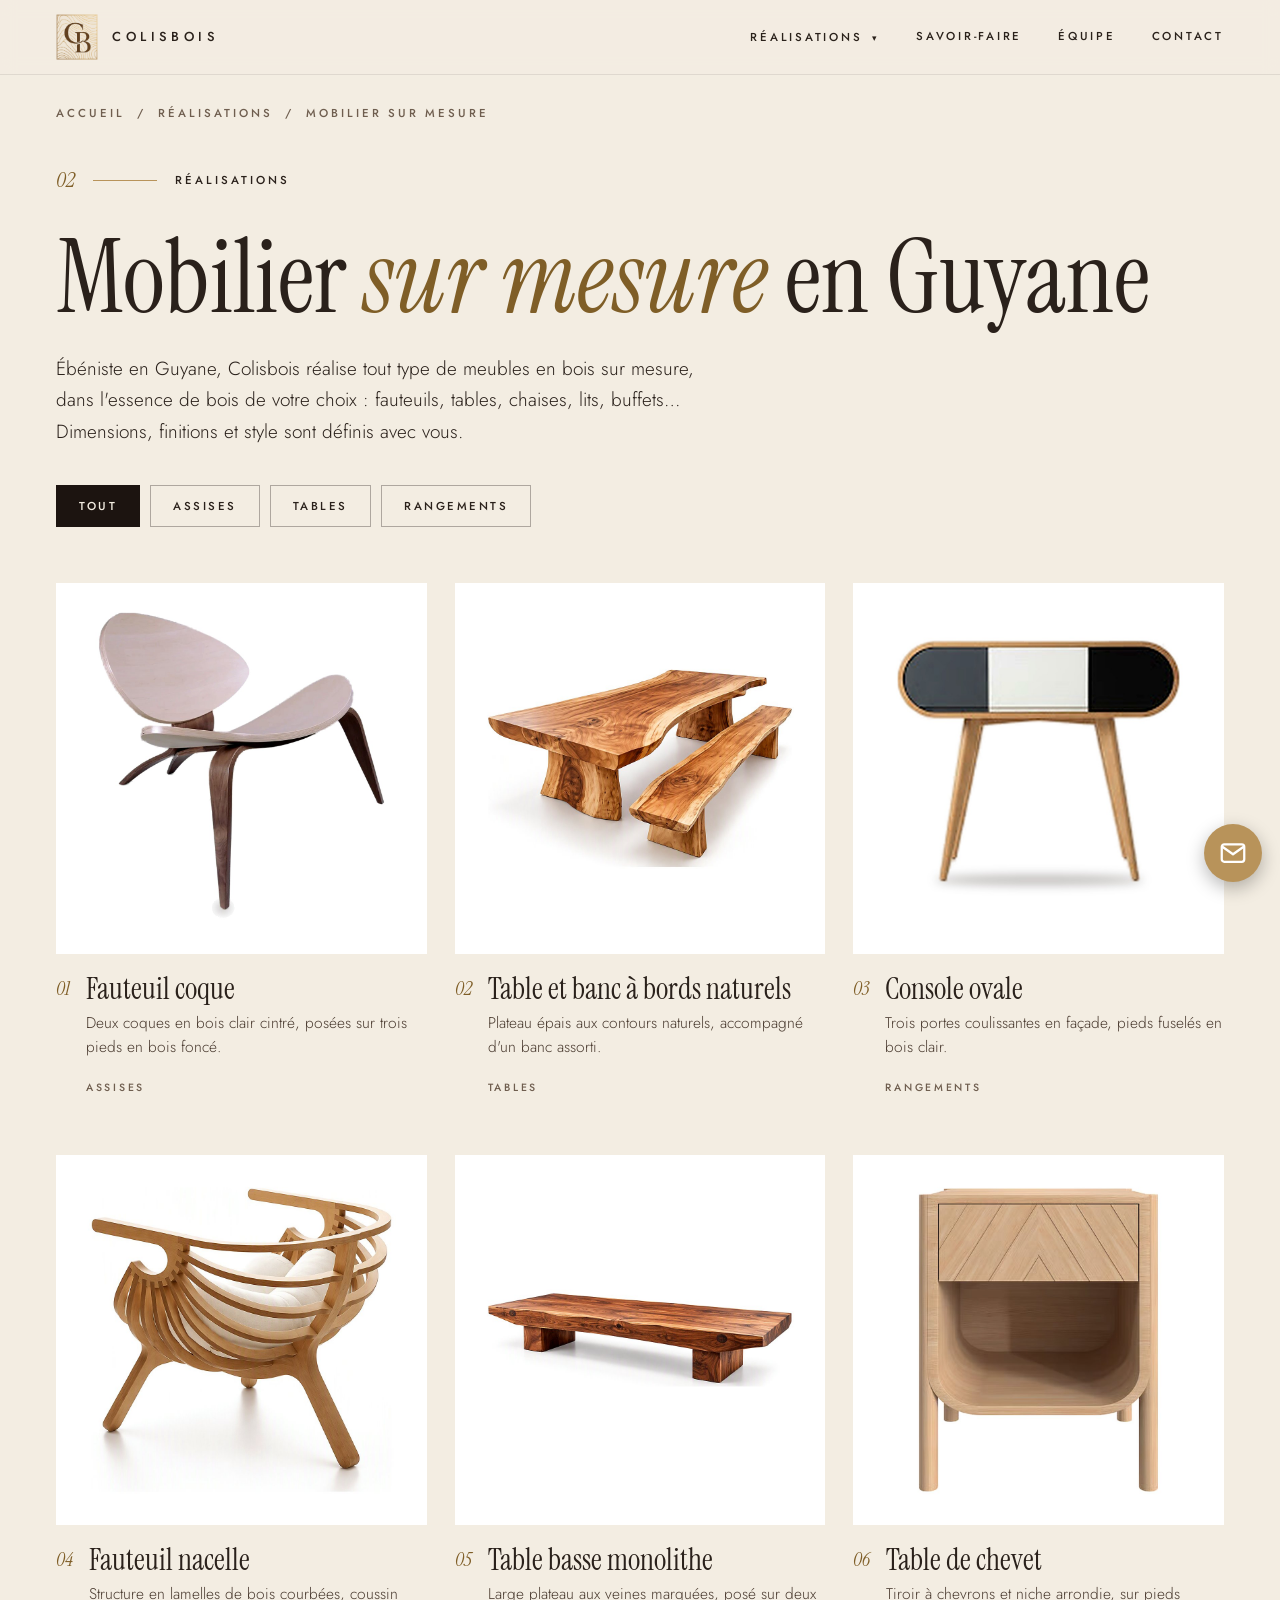
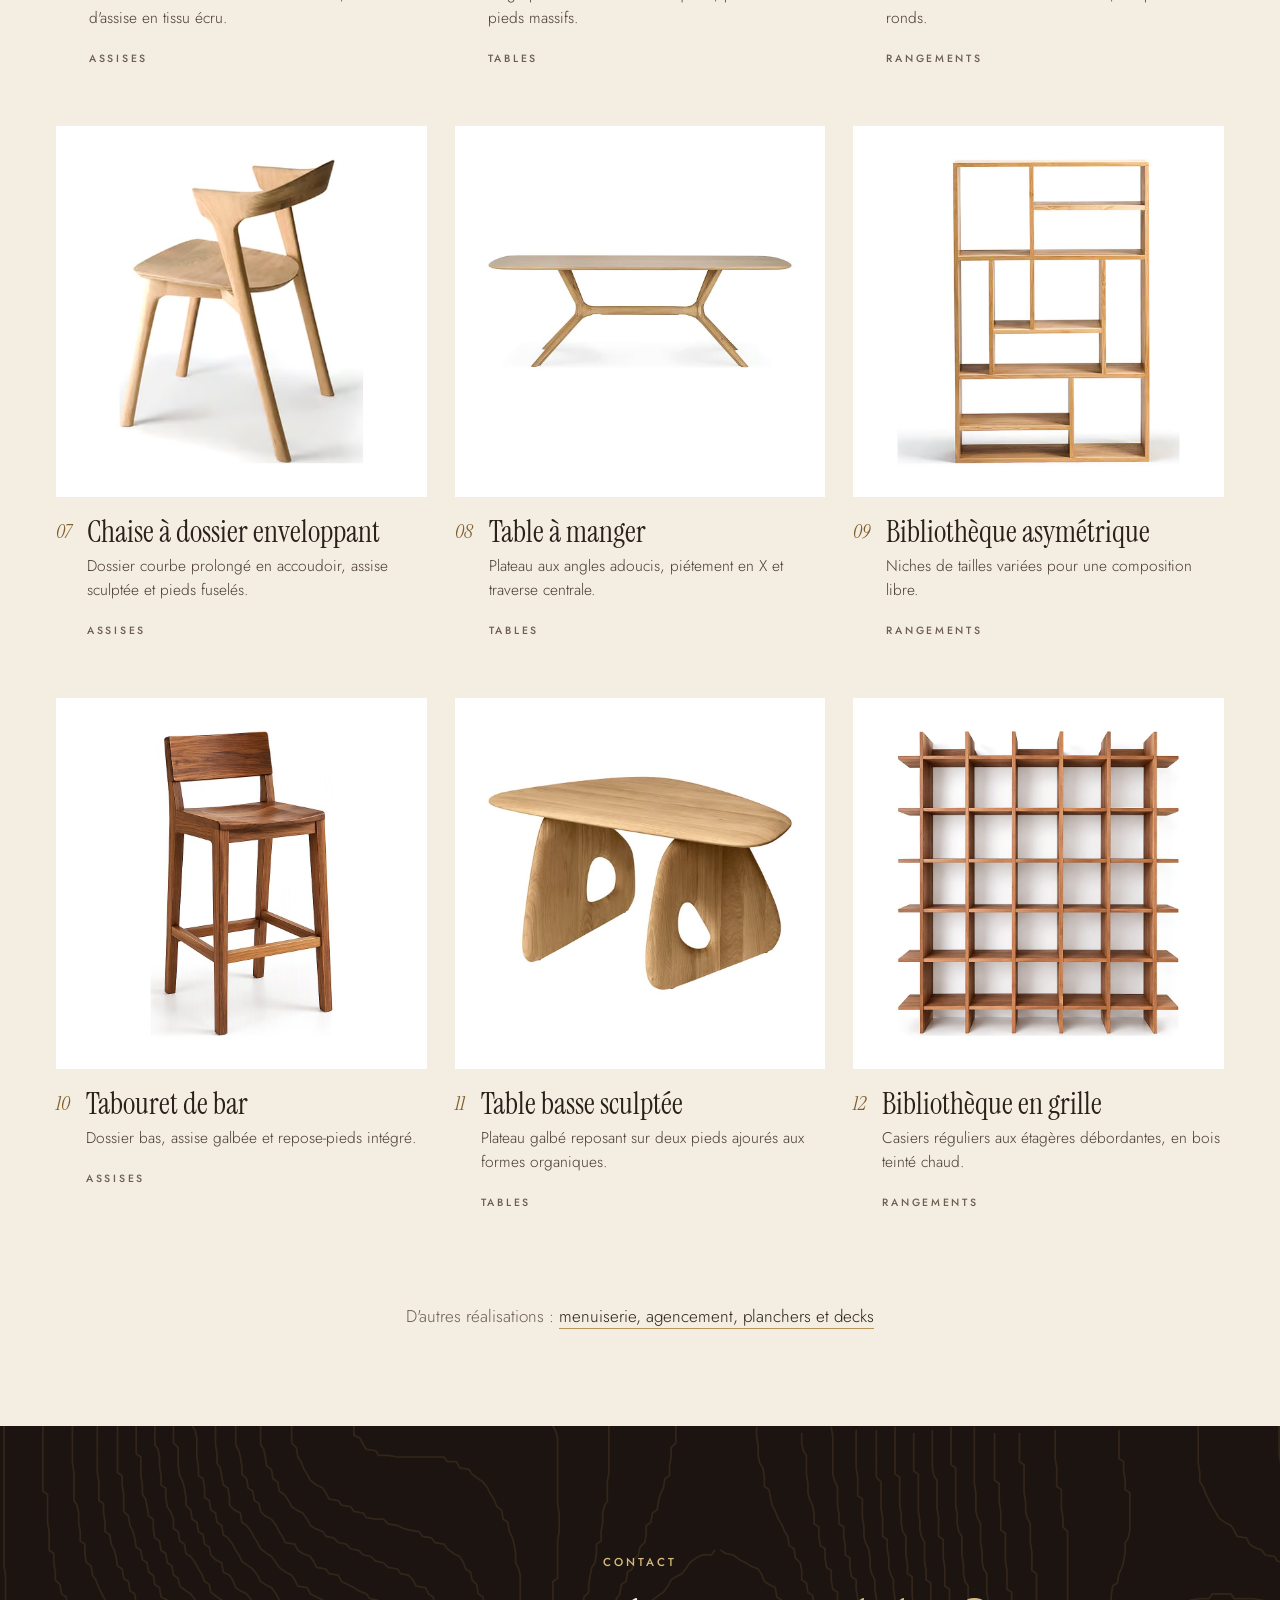
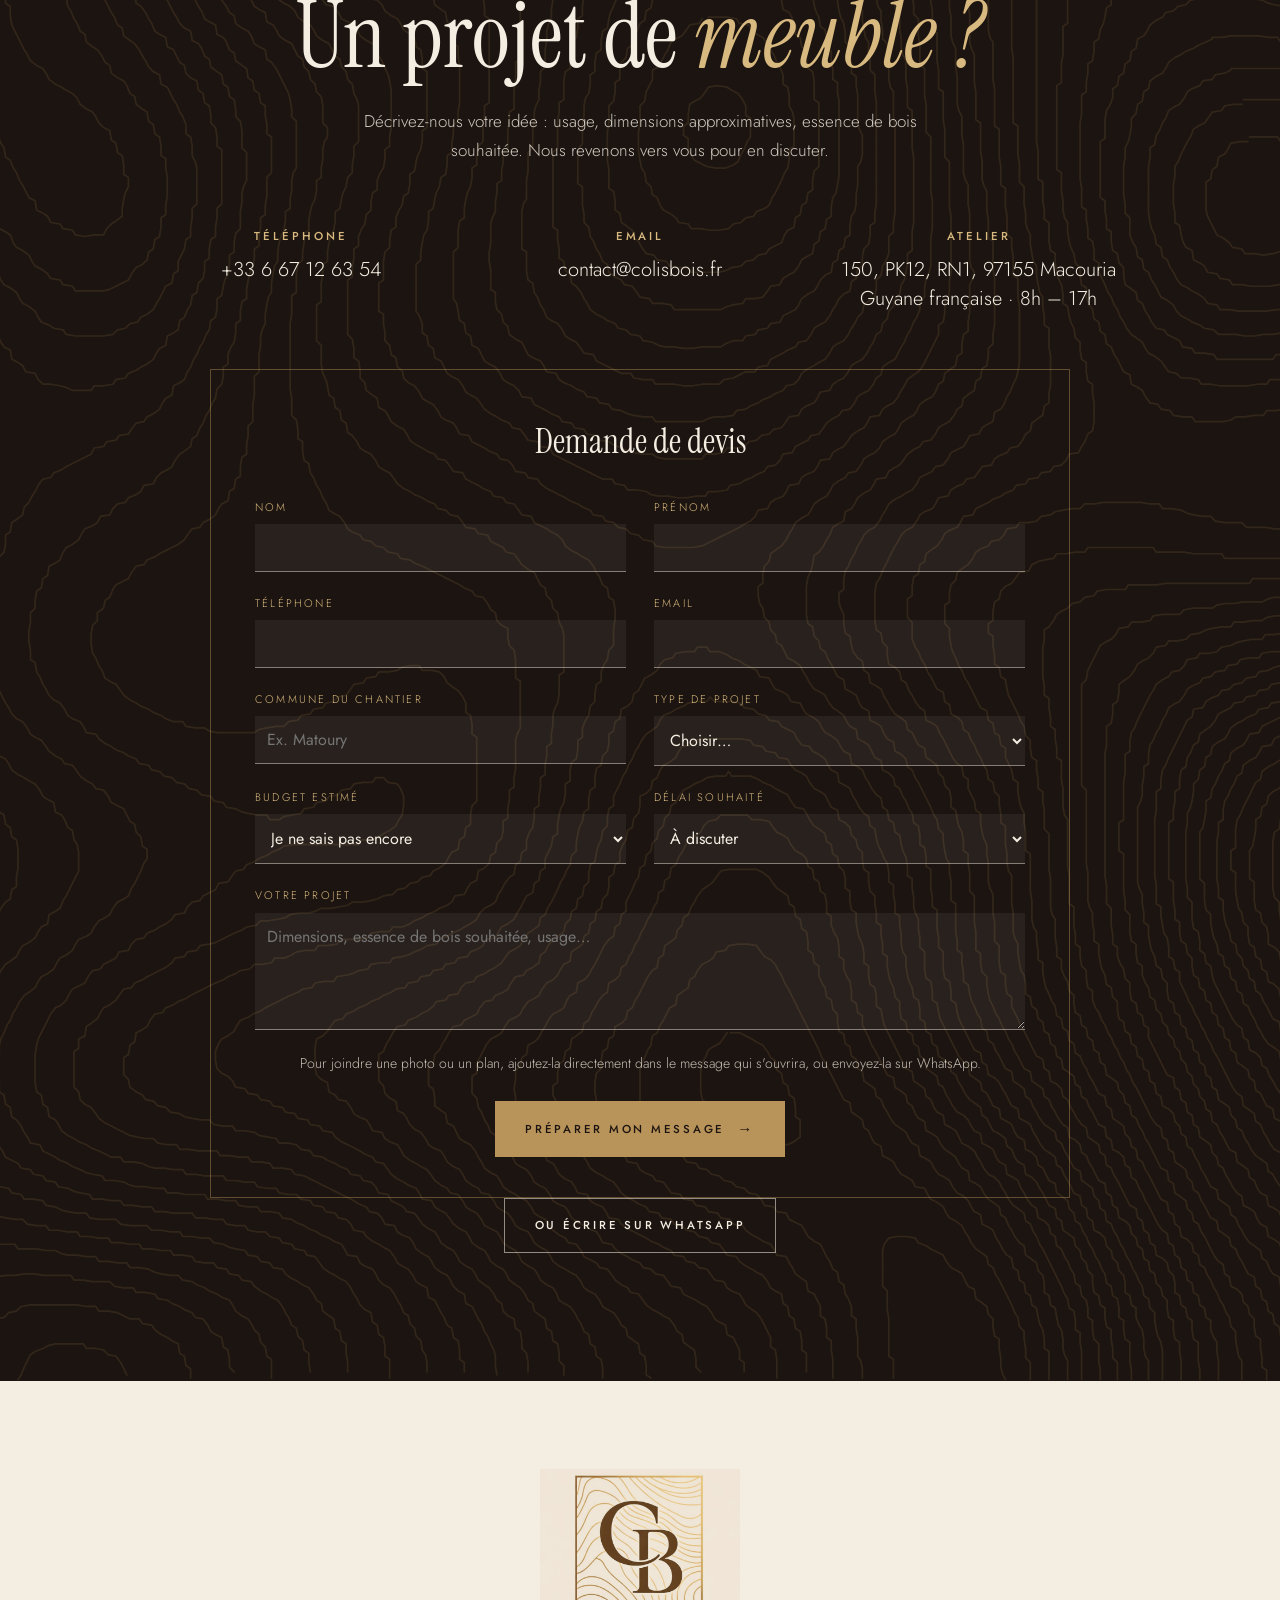
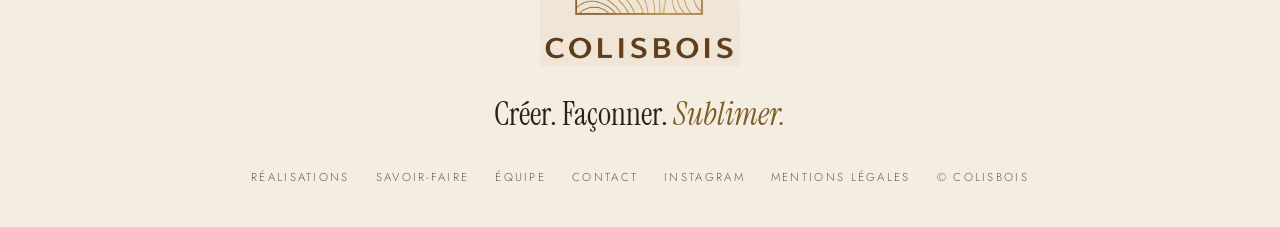
<file: realisations/mobilier-sur-mesure/index.html>
<!doctype html>
<html lang="fr">
<head>
<meta charset="utf-8">
<meta name="viewport" content="width=device-width, initial-scale=1">
<title>Meubles sur mesure en Guyane – Galerie | Colisbois</title>
<meta name="description" content="Galerie de meubles sur mesure par Colisbois, menuisier et ébéniste à Macouria : fauteuils, tables, chaises, rangements… dans l'essence de bois de votre choix.">
<link rel="canonical" href="https://www.colisbois.fr/realisations/mobilier-sur-mesure/">
<link rel="icon" href="../../favicon.ico" sizes="48x48">
<link rel="icon" type="image/png" href="../../favicon-48.png" sizes="48x48"><link rel="icon" type="image/png" href="../../favicon-96.png" sizes="96x96"><link rel="icon" type="image/png" href="../../favicon-192.png" sizes="192x192">
<link rel="apple-touch-icon" href="../../apple-touch-icon.png">
<meta property="og:title" content="Meubles sur mesure en Guyane – Galerie | Colisbois">
<meta property="og:description" content="Galerie de meubles sur mesure par Colisbois, menuisier et ébéniste à Macouria : fauteuils, tables, chaises, rangements… dans l'essence de bois de votre choix.">
<meta property="og:image" content="https://www.colisbois.fr/images/galerie/mobilier/fauteuil-coque-sur-mesure-guyane.jpg">
<meta property="og:type" content="website">
<meta property="og:site_name" content="Colisbois">
<meta property="og:locale" content="fr_FR">
<meta property="og:url" content="https://www.colisbois.fr/realisations/mobilier-sur-mesure/">
<meta name="twitter:card" content="summary_large_image">
<meta name="robots" content="index,follow,max-image-preview:large">
<link href="https://fonts.googleapis.com/css2?family=Instrument+Serif:ital@0;1&family=Jost:wght@300;400;500&display=swap" rel="stylesheet">
<link rel="stylesheet" href="../../css/site.css">
<script type="application/ld+json">{"@context": "https://schema.org", "@type": "BreadcrumbList", "itemListElement": [{"@type": "ListItem", "position": 1, "name": "Accueil", "item": "https://www.colisbois.fr/"}, {"@type": "ListItem", "position": 2, "name": "Réalisations", "item": "https://www.colisbois.fr/realisations/"}, {"@type": "ListItem", "position": 3, "name": "Mobilier sur mesure", "item": "https://www.colisbois.fr/realisations/mobilier-sur-mesure/"}]}</script>
</head>
<body>
<header class="nav"><a class="brand" href="../../" aria-label="Colisbois, accueil"><img src="../../images/logo-mark.png" alt=""><span>Colisbois</span></a><nav class="navlinks" aria-label="Navigation principale"><div class="dd"><a class="dd-t" href="../../#univers">Réalisations <i>▾</i></a><div class="dd-m"><a href="../../realisations/mobilier-sur-mesure/">Mobilier sur mesure</a><a href="../../realisations/menuiserie/">Menuiserie</a><a href="../../realisations/agencement/">Agencement</a><a href="../../realisations/planchers/">Planchers</a><a href="../../realisations/decks/">Decks</a></div></div><a href="../../#savoir-faire">Savoir-faire</a><a href="../../#equipe">Équipe</a><a href="../../#contact">Contact</a></nav></header>
<nav class="crumbs lbl" aria-label="Fil d'Ariane"><a href="../../">Accueil</a><span>/</span><a href="../../#univers">Réalisations</a><span>/</span><span aria-current="page">Mobilier sur mesure</span></nav>
<header class="g-head"><div class="sh"><span class="n">02</span><span class="r"></span><span class="lbl">Réalisations</span></div>
<h1>Mobilier <em>sur mesure</em> en Guyane</h1>
<p>Ébéniste en Guyane, Colisbois réalise tout type de meubles en bois sur mesure, dans l'essence de bois de votre choix : fauteuils, tables, chaises, lits, buffets… Dimensions, finitions et style sont définis avec vous.</p><div class="fchips" role="group" aria-label="Filtrer par type"><button type="button" class="fc on" data-f="Tout">Tout</button><button type="button" class="fc" data-f="Assises">Assises</button><button type="button" class="fc" data-f="Tables">Tables</button><button type="button" class="fc" data-f="Rangements">Rangements</button></div></header>
<section class="g-grid " aria-label="Galerie : Mobilier sur mesure"><article class="gi"><button class="g-item" type="button" data-c="Assises" data-full="../../images/galerie/mobilier/fauteuil-coque-sur-mesure-guyane.jpg" data-alt="Fauteuil coque" data-cap="Fauteuil coque"><img src="../../images/galerie/mobilier/fauteuil-coque-sur-mesure-guyane.jpg" alt="Fauteuil coque sur mesure, photographié sur fond blanc" loading="lazy"></button><div class="gc"><span class="gno">01</span><div><h3>Fauteuil coque</h3><p>Deux coques en bois clair cintré, posées sur trois pieds en bois foncé.</p><span class="lbl gcat">Assises</span></div></div></article><article class="gi"><button class="g-item" type="button" data-c="Tables" data-full="../../images/galerie/mobilier/table-banc-bois-brut-sur-mesure-guyane.jpg" data-alt="Table et banc à bords naturels" data-cap="Table et banc à bords naturels"><img src="../../images/galerie/mobilier/table-banc-bois-brut-sur-mesure-guyane.jpg" alt="Table et banc à bords naturels sur mesure, photographié sur fond blanc" loading="lazy"></button><div class="gc"><span class="gno">02</span><div><h3>Table et banc à bords naturels</h3><p>Plateau épais aux contours naturels, accompagné d'un banc assorti.</p><span class="lbl gcat">Tables</span></div></div></article><article class="gi"><button class="g-item" type="button" data-c="Rangements" data-full="../../images/galerie/mobilier/console-ovale-sur-mesure-guyane.jpg" data-alt="Console ovale" data-cap="Console ovale"><img src="../../images/galerie/mobilier/console-ovale-sur-mesure-guyane.jpg" alt="Console ovale sur mesure, photographié sur fond blanc" loading="lazy"></button><div class="gc"><span class="gno">03</span><div><h3>Console ovale</h3><p>Trois portes coulissantes en façade, pieds fuselés en bois clair.</p><span class="lbl gcat">Rangements</span></div></div></article><article class="gi"><button class="g-item" type="button" data-c="Assises" data-full="../../images/galerie/mobilier/fauteuil-nacelle-sur-mesure-guyane.jpg" data-alt="Fauteuil nacelle" data-cap="Fauteuil nacelle"><img src="../../images/galerie/mobilier/fauteuil-nacelle-sur-mesure-guyane.jpg" alt="Fauteuil nacelle sur mesure, photographié sur fond blanc" loading="lazy"></button><div class="gc"><span class="gno">04</span><div><h3>Fauteuil nacelle</h3><p>Structure en lamelles de bois courbées, coussin d'assise en tissu écru.</p><span class="lbl gcat">Assises</span></div></div></article><article class="gi"><button class="g-item" type="button" data-c="Tables" data-full="../../images/galerie/mobilier/table-basse-bois-massif-sur-mesure-guyane.jpg" data-alt="Table basse monolithe" data-cap="Table basse monolithe"><img src="../../images/galerie/mobilier/table-basse-bois-massif-sur-mesure-guyane.jpg" alt="Table basse monolithe sur mesure, photographié sur fond blanc" loading="lazy"></button><div class="gc"><span class="gno">05</span><div><h3>Table basse monolithe</h3><p>Large plateau aux veines marquées, posé sur deux pieds massifs.</p><span class="lbl gcat">Tables</span></div></div></article><article class="gi"><button class="g-item" type="button" data-c="Rangements" data-full="../../images/galerie/mobilier/table-de-chevet-sur-mesure-guyane.jpg" data-alt="Table de chevet" data-cap="Table de chevet"><img src="../../images/galerie/mobilier/table-de-chevet-sur-mesure-guyane.jpg" alt="Table de chevet sur mesure, photographié sur fond blanc" loading="lazy"></button><div class="gc"><span class="gno">06</span><div><h3>Table de chevet</h3><p>Tiroir à chevrons et niche arrondie, sur pieds ronds.</p><span class="lbl gcat">Rangements</span></div></div></article><article class="gi"><button class="g-item" type="button" data-c="Assises" data-full="../../images/galerie/mobilier/chaise-bois-sur-mesure-guyane.jpg" data-alt="Chaise à dossier enveloppant" data-cap="Chaise à dossier enveloppant"><img src="../../images/galerie/mobilier/chaise-bois-sur-mesure-guyane.jpg" alt="Chaise à dossier enveloppant sur mesure, photographié sur fond blanc" loading="lazy"></button><div class="gc"><span class="gno">07</span><div><h3>Chaise à dossier enveloppant</h3><p>Dossier courbe prolongé en accoudoir, assise sculptée et pieds fuselés.</p><span class="lbl gcat">Assises</span></div></div></article><article class="gi"><button class="g-item" type="button" data-c="Tables" data-full="../../images/galerie/mobilier/table-a-manger-bois-sur-mesure-guyane.jpg" data-alt="Table à manger" data-cap="Table à manger"><img src="../../images/galerie/mobilier/table-a-manger-bois-sur-mesure-guyane.jpg" alt="Table à manger sur mesure, photographié sur fond blanc" loading="lazy"></button><div class="gc"><span class="gno">08</span><div><h3>Table à manger</h3><p>Plateau aux angles adoucis, piétement en X et traverse centrale.</p><span class="lbl gcat">Tables</span></div></div></article><article class="gi"><button class="g-item" type="button" data-c="Rangements" data-full="../../images/galerie/mobilier/bibliotheque-asymetrique-sur-mesure-guyane.jpg" data-alt="Bibliothèque asymétrique" data-cap="Bibliothèque asymétrique"><img src="../../images/galerie/mobilier/bibliotheque-asymetrique-sur-mesure-guyane.jpg" alt="Bibliothèque asymétrique sur mesure, photographié sur fond blanc" loading="lazy"></button><div class="gc"><span class="gno">09</span><div><h3>Bibliothèque asymétrique</h3><p>Niches de tailles variées pour une composition libre.</p><span class="lbl gcat">Rangements</span></div></div></article><article class="gi"><button class="g-item" type="button" data-c="Assises" data-full="../../images/galerie/mobilier/tabouret-de-bar-bois-sur-mesure-guyane.jpg" data-alt="Tabouret de bar" data-cap="Tabouret de bar"><img src="../../images/galerie/mobilier/tabouret-de-bar-bois-sur-mesure-guyane.jpg" alt="Tabouret de bar sur mesure, photographié sur fond blanc" loading="lazy"></button><div class="gc"><span class="gno">10</span><div><h3>Tabouret de bar</h3><p>Dossier bas, assise galbée et repose-pieds intégré.</p><span class="lbl gcat">Assises</span></div></div></article><article class="gi"><button class="g-item" type="button" data-c="Tables" data-full="../../images/galerie/mobilier/table-basse-sculptee-sur-mesure-guyane.jpg" data-alt="Table basse sculptée" data-cap="Table basse sculptée"><img src="../../images/galerie/mobilier/table-basse-sculptee-sur-mesure-guyane.jpg" alt="Table basse sculptée sur mesure, photographié sur fond blanc" loading="lazy"></button><div class="gc"><span class="gno">11</span><div><h3>Table basse sculptée</h3><p>Plateau galbé reposant sur deux pieds ajourés aux formes organiques.</p><span class="lbl gcat">Tables</span></div></div></article><article class="gi"><button class="g-item" type="button" data-c="Rangements" data-full="../../images/galerie/mobilier/bibliotheque-grille-sur-mesure-guyane.jpg" data-alt="Bibliothèque en grille" data-cap="Bibliothèque en grille"><img src="../../images/galerie/mobilier/bibliotheque-grille-sur-mesure-guyane.jpg" alt="Bibliothèque en grille sur mesure, photographié sur fond blanc" loading="lazy"></button><div class="gc"><span class="gno">12</span><div><h3>Bibliothèque en grille</h3><p>Casiers réguliers aux étagères débordantes, en bois teinté chaud.</p><span class="lbl gcat">Rangements</span></div></div></article></section>
<p class="more">D'autres réalisations : <a href="../../#univers">menuiserie, agencement, planchers et decks</a></p>
<section id="contact" class="dark band-contact"><div class="veins"></div><div class="in c">
<div class="lbl gold">Contact</div>
<h2 class="big">Un projet de <em>meuble ?</em></h2>
<p class="cta-p">Décrivez-nous votre idée : usage, dimensions approximatives, essence de bois souhaitée. Nous revenons vers vous pour en discuter.</p>
<div class="info3">
<div><span class="lbl gold">Téléphone</span><a href="tel:+33667126354">+33 6 67 12 63 54</a></div>
<div><span class="lbl gold">Email</span><a href="https://mail.google.com/mail/?view=cm&amp;fs=1&amp;to=contact@colisbois.fr&amp;su=Demande%20de%20devis%20Colisbois" target="_blank" rel="noopener">contact@colisbois.fr</a></div>
<div><span class="lbl gold">Atelier</span><span>150, PK12, RN1, 97155 Macouria<br>Guyane française · 8h – 17h</span></div>
</div>
<form class="qf" id="devis" action="#" method="get" autocomplete="on"><h3 class="qf-t">Demande de devis</h3>
<div class="qf-g">
<label>Nom<input name="nom" type="text" autocomplete="family-name" required></label>
<label>Prénom<input name="prenom" type="text" autocomplete="given-name"></label>
<label>Téléphone<input name="tel" type="tel" autocomplete="tel" required></label>
<label>Email<input name="mail" type="email" autocomplete="email"></label>
<label>Commune du chantier<input name="commune" type="text" placeholder="Ex. Matoury"></label>
<label>Type de projet<select name="projet"><option value="">Choisir…</option><option>Mobilier sur mesure</option><option>Menuiserie (portes, volets, placards…)</option><option>Agencement</option><option>Plancher intérieur</option><option>Deck / terrasse</option><option>Autre</option></select></label>
<label>Budget estimé<select name="budget"><option value="">Je ne sais pas encore</option><option>Moins de 2 000 €</option><option>2 000 à 5 000 €</option><option>5 000 à 10 000 €</option><option>10 000 à 20 000 €</option><option>Plus de 20 000 €</option></select></label>
<label>Délai souhaité<select name="delai"><option value="">À discuter</option><option>Moins d'un mois</option><option>1 à 3 mois</option><option>3 à 6 mois</option><option>Plus de 6 mois</option></select></label>
<label class="wide">Votre projet<textarea name="msg" rows="4" placeholder="Dimensions, essence de bois souhaitée, usage…"></textarea></label>
</div>
<p class="qf-n">Pour joindre une photo ou un plan, ajoutez-la directement dans le message qui s'ouvrira, ou envoyez-la sur WhatsApp.</p>
<button class="btn solid" type="submit">Préparer mon message <i>→</i></button></form>
<div class="btns"><a class="btn line" href="https://wa.me/33667126354" target="_blank" rel="noopener">Ou écrire sur WhatsApp</a></div>
</div></section>
<footer class="foot"><img src="../../images/logo-complet.png" alt="Colisbois" loading="lazy"><p class="slogan">Créer. Façonner. <em>Sublimer.</em></p>
<p class="small flinks"><a href="../../#univers">Réalisations</a><a href="../../#savoir-faire">Savoir-faire</a><a href="../../#equipe">Équipe</a><a href="../../#contact">Contact</a><a href="https://www.instagram.com/colisbois" target="_blank" rel="noopener">Instagram</a><span>Mentions légales</span><span>© Colisbois</span></p></footer>
<a class="wa" href="https://wa.me/33667126354" aria-label="Écrire sur WhatsApp"><svg width="32" height="32" viewBox="0 0 32 32" aria-hidden="true"><path fill="#fff" d="M16 3C8.8 3 3 8.7 3 15.8c0 2.5.7 4.8 2 6.8L3 29l6.6-1.9c1.9 1 4 1.6 6.4 1.6 7.2 0 13-5.7 13-12.8S23.200 3 16 3zm0 23.300c-2.100 0-4.100-.6-5.800-1.700l-.4-.2-3.900 1.100 1.100-3.800-.3-.4a10.400 10.400 0 0 1-1.600-5.500C5.100 10 10 5.300 16 5.300s10.900 4.700 10.900 10.500S22 26.300 16 26.300zm6-7.800c-.3-.2-1.900-.9-2.200-1-.3-.1-.5-.2-.7.200-.2.300-.8 1-1 1.200-.2.200-.4.200-.7.100-.3-.2-1.400-.5-2.600-1.600-1-.9-1.600-1.900-1.800-2.200-.2-.3 0-.5.100-.7l.5-.6c.2-.2.200-.3.300-.5.100-.2.100-.4 0-.6l-1-2.300c-.2-.6-.5-.5-.7-.5h-.6c-.2 0-.6.100-.9.400-.3.300-1.200 1.100-1.200 2.700s1.200 3.200 1.400 3.400c.2.200 2.300 3.500 5.600 4.900.8.300 1.400.5 1.900.6.8.3 1.500.2 2.100.1.600-.1 1.900-.8 2.100-1.500.3-.7.300-1.400.2-1.500-.1-.2-.3-.3-.6-.4z"/></svg></a><a class="gm" href="https://mail.google.com/mail/?view=cm&amp;fs=1&amp;to=contact@colisbois.fr&amp;su=Demande%20de%20devis%20Colisbois" target="_blank" rel="noopener" aria-label="Écrire par Gmail"><svg width="30" height="30" viewBox="0 0 24 24" aria-hidden="true" fill="none" stroke="#fff" stroke-width="1.8" stroke-linecap="round" stroke-linejoin="round"><rect x="3" y="5" width="18" height="14" rx="2"/><path d="M3.500 7l8.500 6 8.500-6"/></svg></a>
<div class="lb" id="lb" hidden role="dialog" aria-modal="true" aria-label="Agrandissement"><button type="button" aria-label="Fermer">×</button><img alt=""><p></p></div>
<script>
(function(){var lb=document.getElementById('lb'),im=lb.querySelector('img'),cap=lb.querySelector('p');
function close(){lb.hidden=true;im.removeAttribute('src');document.body.style.overflow=''}
var items=document.querySelectorAll('.gi');
document.querySelectorAll('.g-item').forEach(function(b){b.addEventListener('click',function(){im.src=b.dataset.full;im.alt=b.dataset.alt;cap.textContent=b.dataset.cap;lb.hidden=false;document.body.style.overflow='hidden'})});
lb.addEventListener('click',close);document.addEventListener('keydown',function(e){if(e.key==='Escape')close()});
document.querySelectorAll('.fc').forEach(function(c){c.addEventListener('click',function(){document.querySelectorAll('.fc').forEach(function(x){x.classList.remove('on')});c.classList.add('on');var f=c.dataset.f;items.forEach(function(it){it.hidden=!(f==='Tout'||it.querySelector('.g-item').dataset.c===f)})})});
})();
</script><script>
(function(){var f=document.getElementById('devis');if(!f)return;
f.addEventListener('submit',function(e){e.preventDefault();var g=function(n){return (f.elements[n].value||'').trim()};
var l=['Nom : '+g('nom')+' '+g('prenom'),'Téléphone : '+g('tel'),'Email : '+g('mail'),'Commune du chantier : '+g('commune'),'Type de projet : '+g('projet'),'Budget estimé : '+(g('budget')||'non précisé'),'Délai souhaité : '+(g('delai')||'à discuter'),'','Projet :',g('msg'),'','(Photos ou plans en pièce jointe si possible)'];
var u='https://mail.google.com/mail/?view=cm&fs=1&to=contact@colisbois.fr&su='+encodeURIComponent('Demande de devis Colisbois'+(g('projet')?' – '+g('projet'):''))+'&body='+encodeURIComponent(l.join('\n'));
window.open(u,'_blank','noopener');});})();
</script>
<script>
(function(){var f=document.getElementById('devis');if(!f)return;
f.addEventListener('submit',function(e){e.preventDefault();var g=function(n){return (f.elements[n].value||'').trim()};
var l=['Nom : '+g('nom')+' '+g('prenom'),'Téléphone : '+g('tel'),'Email : '+g('mail'),'Commune du chantier : '+g('commune'),'Type de projet : '+g('projet'),'Budget estimé : '+(g('budget')||'non précisé'),'Délai souhaité : '+(g('delai')||'à discuter'),'','Projet :',g('msg'),'','(Photos ou plans en pièce jointe si possible)'];
var u='https://mail.google.com/mail/?view=cm&fs=1&to=contact@colisbois.fr&su='+encodeURIComponent('Demande de devis Colisbois'+(g('projet')?' – '+g('projet'):''))+'&body='+encodeURIComponent(l.join('\n'));
window.open(u,'_blank','noopener');});})();
</script>
</body>
</html>
</file>
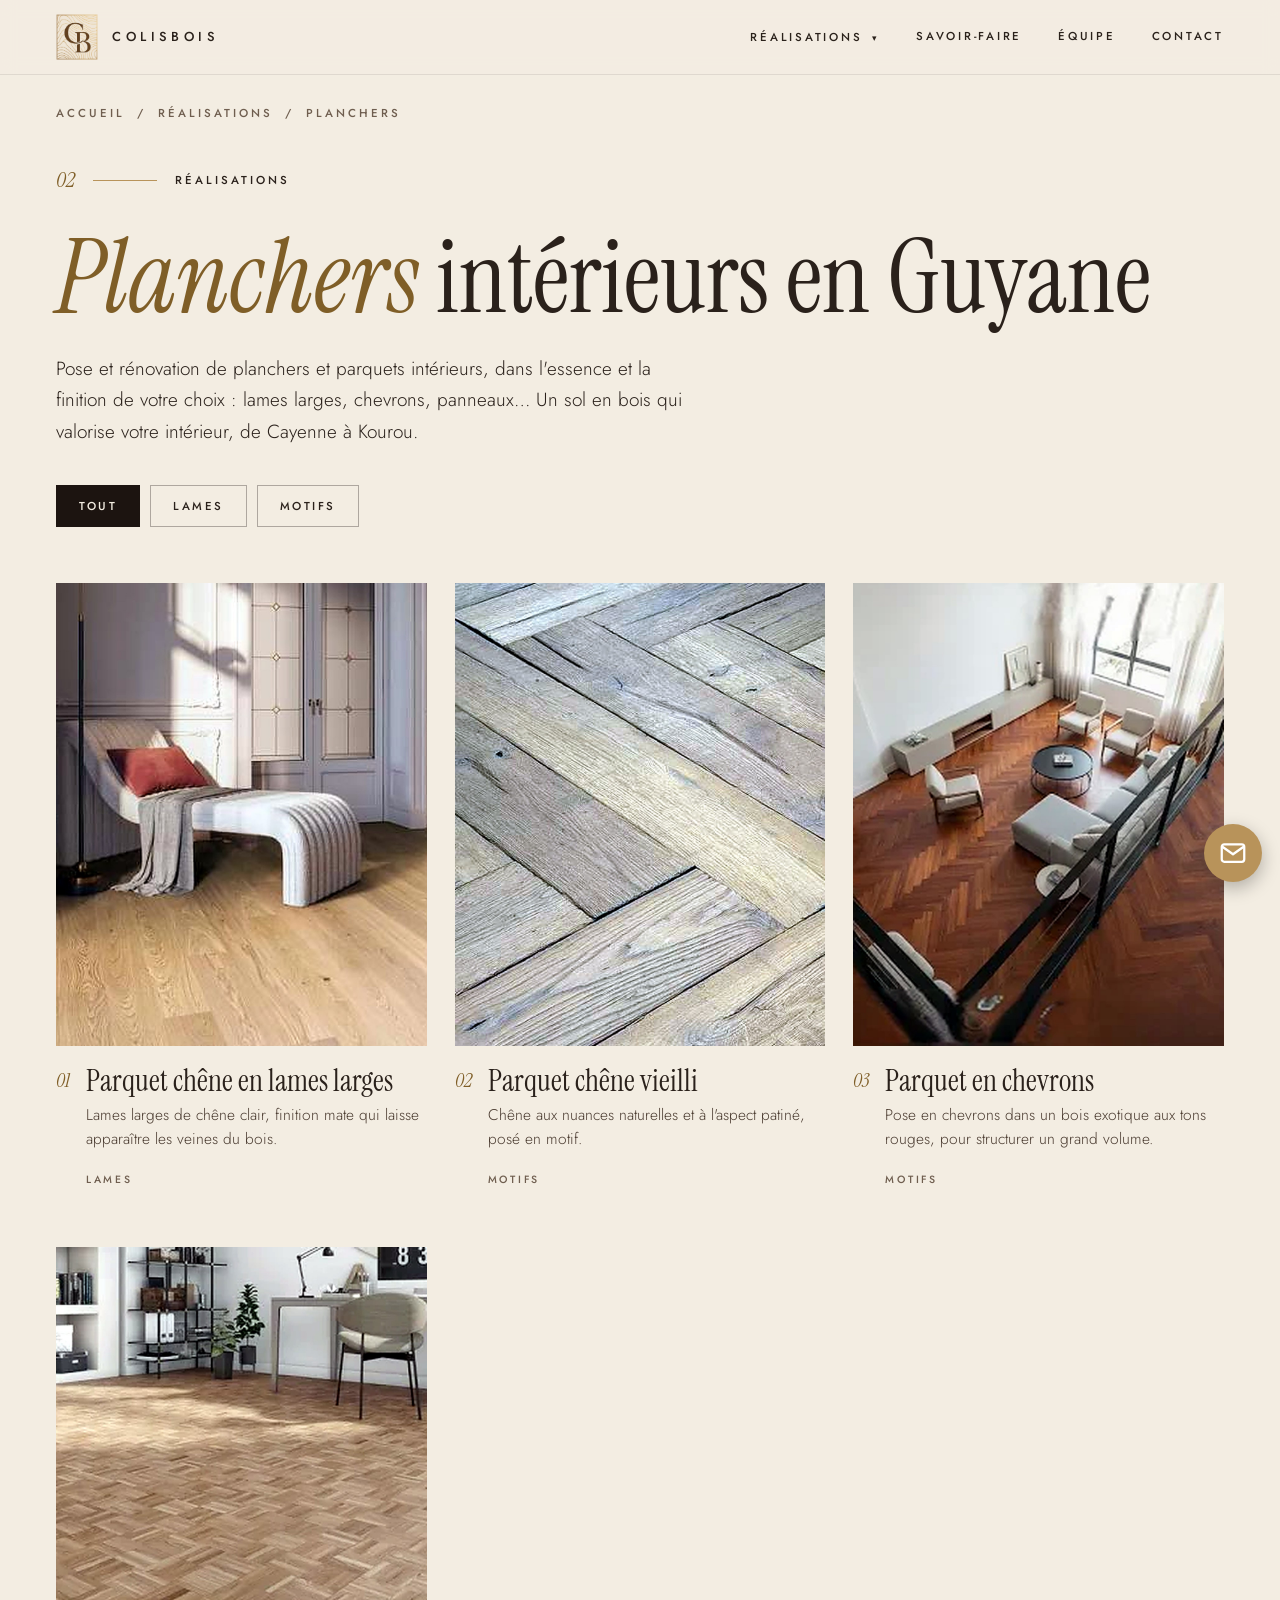
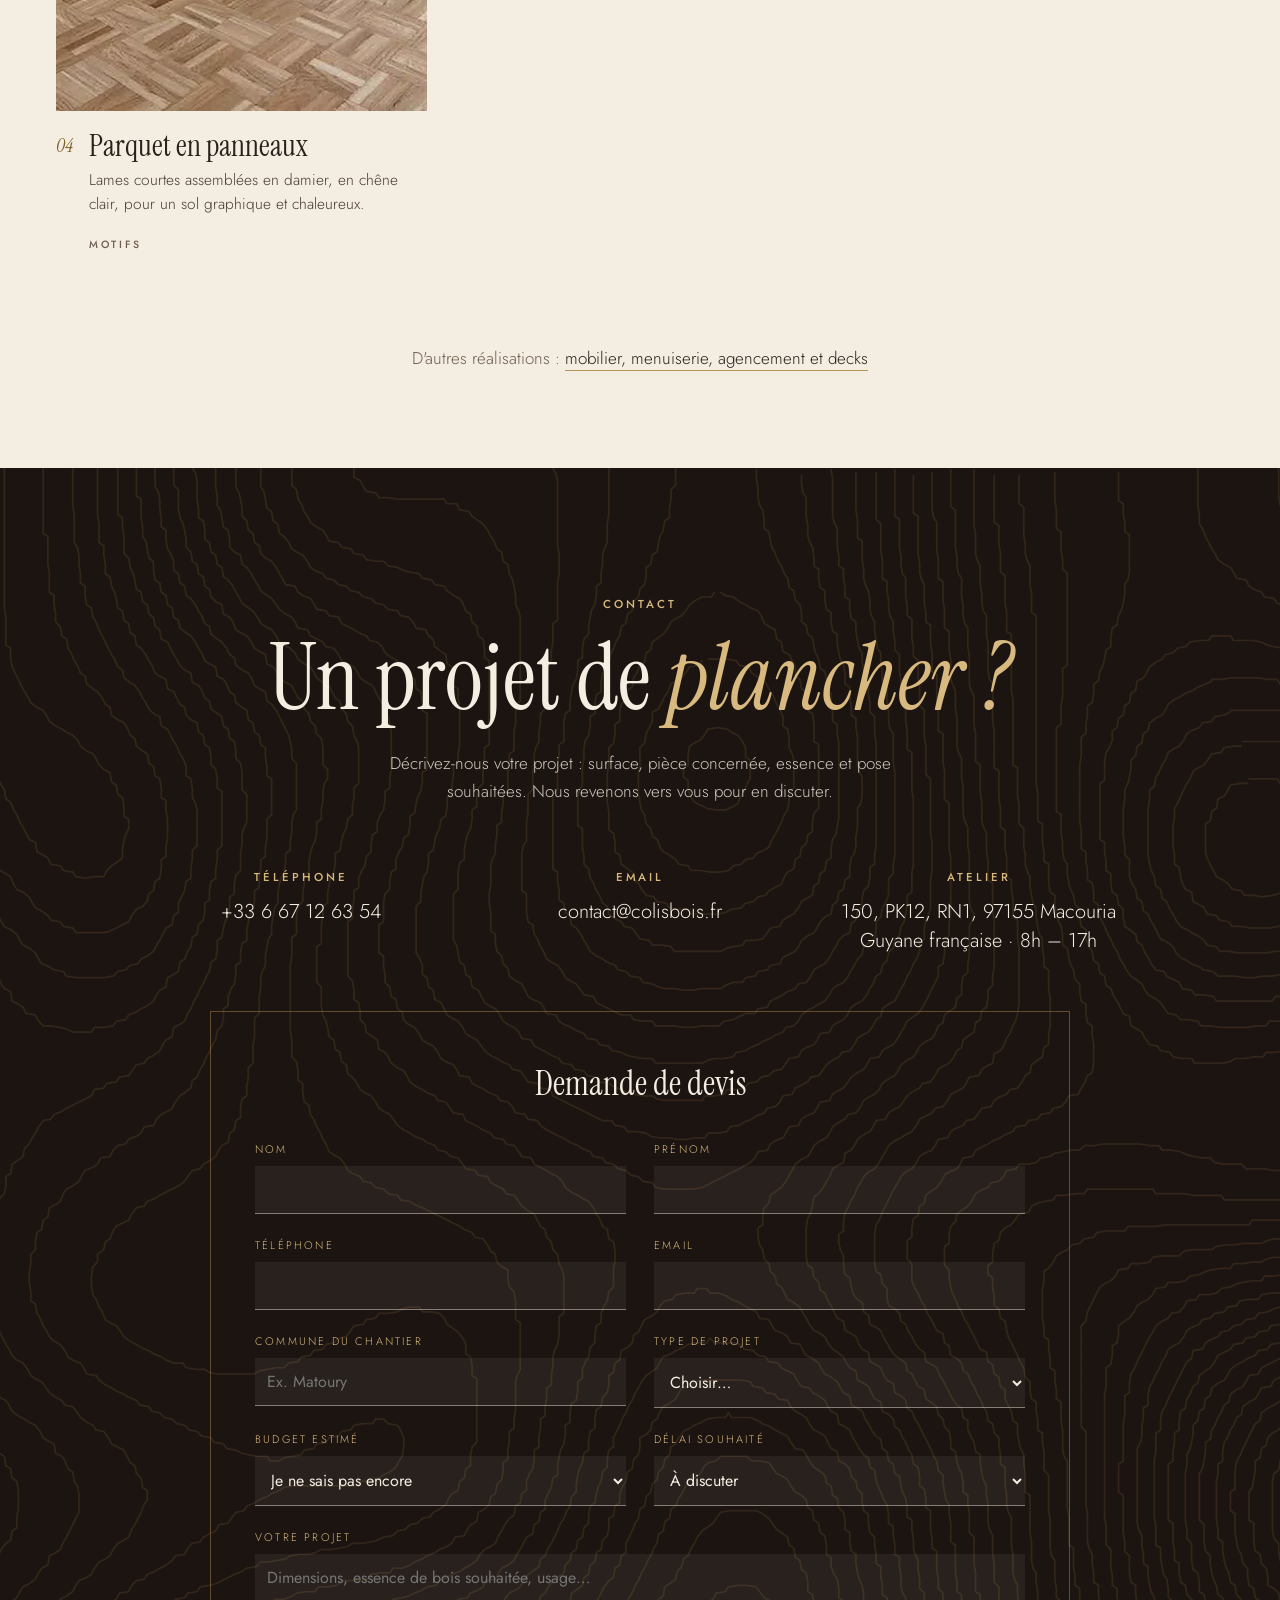
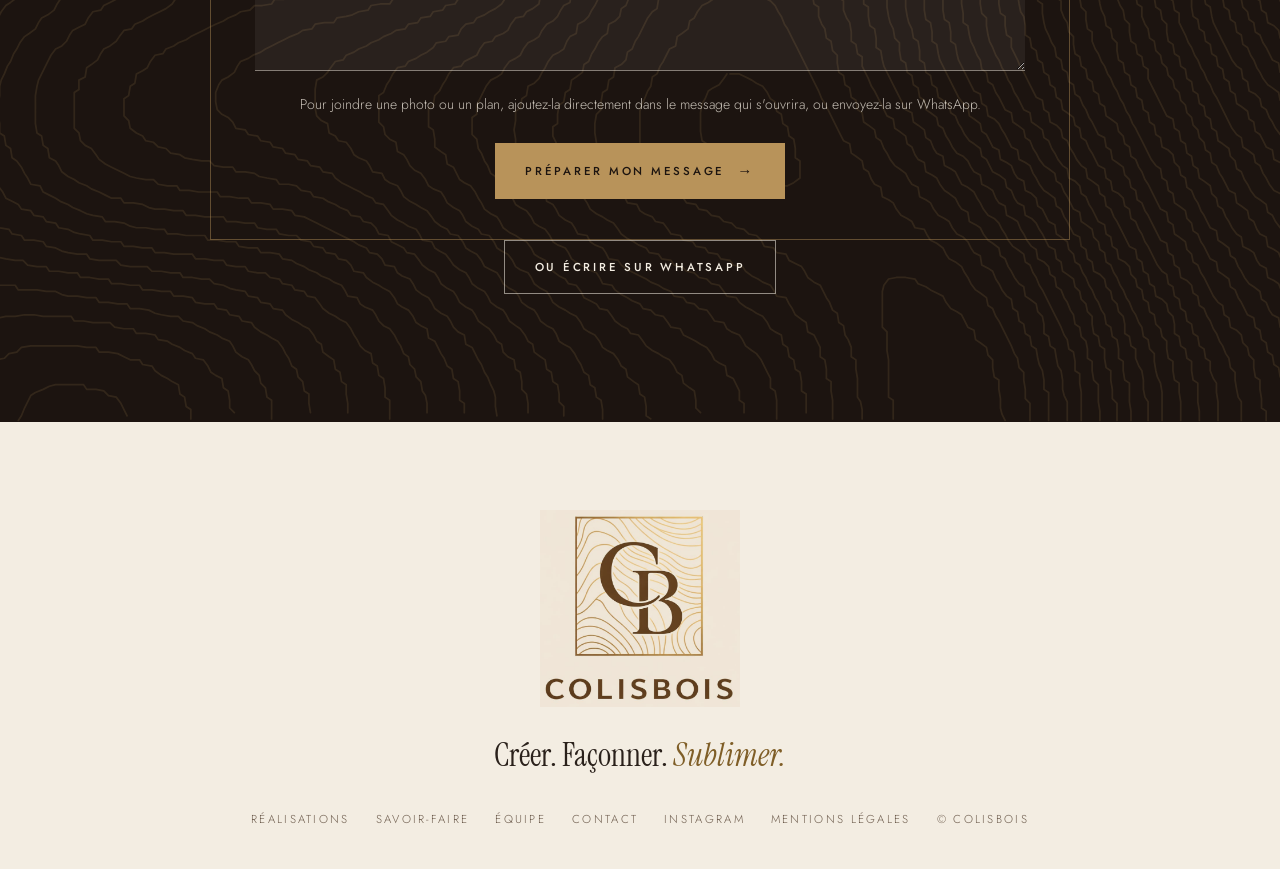
<file: realisations/planchers/index.html>
<!doctype html>
<html lang="fr">
<head>
<meta charset="utf-8">
<meta name="viewport" content="width=device-width, initial-scale=1">
<title>Planchers et parquets intérieurs en Guyane | Colisbois</title>
<meta name="description" content="Pose et rénovation de planchers et parquets intérieurs en bois par Colisbois, menuisier à Macouria : lames larges, chevrons, panneaux. Devis sur demande.">
<link rel="canonical" href="https://www.colisbois.fr/realisations/planchers/">
<link rel="icon" href="../../favicon.ico" sizes="48x48">
<link rel="icon" type="image/png" href="../../favicon-48.png" sizes="48x48"><link rel="icon" type="image/png" href="../../favicon-96.png" sizes="96x96"><link rel="icon" type="image/png" href="../../favicon-192.png" sizes="192x192">
<link rel="apple-touch-icon" href="../../apple-touch-icon.png">
<meta property="og:title" content="Planchers et parquets intérieurs en Guyane | Colisbois">
<meta property="og:description" content="Pose et rénovation de planchers et parquets intérieurs en bois par Colisbois, menuisier à Macouria : lames larges, chevrons, panneaux. Devis sur demande.">
<meta property="og:image" content="https://www.colisbois.fr/images/galerie/planchers/parquet-chene-lames-larges-guyane.jpg">
<meta property="og:type" content="website">
<meta property="og:site_name" content="Colisbois">
<meta property="og:locale" content="fr_FR">
<meta property="og:url" content="https://www.colisbois.fr/realisations/planchers/">
<meta name="twitter:card" content="summary_large_image">
<meta name="robots" content="index,follow,max-image-preview:large">
<link href="https://fonts.googleapis.com/css2?family=Instrument+Serif:ital@0;1&family=Jost:wght@300;400;500&display=swap" rel="stylesheet">
<link rel="stylesheet" href="../../css/site.css">
<script type="application/ld+json">{"@context": "https://schema.org", "@type": "BreadcrumbList", "itemListElement": [{"@type": "ListItem", "position": 1, "name": "Accueil", "item": "https://www.colisbois.fr/"}, {"@type": "ListItem", "position": 2, "name": "Réalisations", "item": "https://www.colisbois.fr/realisations/"}, {"@type": "ListItem", "position": 3, "name": "Planchers", "item": "https://www.colisbois.fr/realisations/planchers/"}]}</script>
</head>
<body>
<header class="nav"><a class="brand" href="../../" aria-label="Colisbois, accueil"><img src="../../images/logo-mark.png" alt=""><span>Colisbois</span></a><nav class="navlinks" aria-label="Navigation principale"><div class="dd"><a class="dd-t" href="../../#univers">Réalisations <i>▾</i></a><div class="dd-m"><a href="../../realisations/mobilier-sur-mesure/">Mobilier sur mesure</a><a href="../../realisations/menuiserie/">Menuiserie</a><a href="../../realisations/agencement/">Agencement</a><a href="../../realisations/planchers/">Planchers</a><a href="../../realisations/decks/">Decks</a></div></div><a href="../../#savoir-faire">Savoir-faire</a><a href="../../#equipe">Équipe</a><a href="../../#contact">Contact</a></nav></header>
<nav class="crumbs lbl" aria-label="Fil d'Ariane"><a href="../../">Accueil</a><span>/</span><a href="../../#univers">Réalisations</a><span>/</span><span aria-current="page">Planchers</span></nav>
<header class="g-head"><div class="sh"><span class="n">02</span><span class="r"></span><span class="lbl">Réalisations</span></div>
<h1><em>Planchers</em> intérieurs en Guyane</h1>
<p>Pose et rénovation de planchers et parquets intérieurs, dans l'essence et la finition de votre choix : lames larges, chevrons, panneaux… Un sol en bois qui valorise votre intérieur, de Cayenne à Kourou.</p><div class="fchips" role="group" aria-label="Filtrer par type"><button type="button" class="fc on" data-f="Tout">Tout</button><button type="button" class="fc" data-f="Lames">Lames</button><button type="button" class="fc" data-f="Motifs">Motifs</button></div></header>
<section class="g-grid portrait" aria-label="Galerie : Planchers"><article class="gi"><button class="g-item" type="button" data-c="Lames" data-full="../../images/galerie/planchers/parquet-chene-lames-larges-guyane.jpg" data-alt="Parquet chêne en lames larges" data-cap="Parquet chêne en lames larges"><img src="../../images/galerie/planchers/parquet-chene-lames-larges-guyane.jpg" alt="Parquet chêne en lames larges : plancher intérieur en bois en Guyane" loading="lazy"></button><div class="gc"><span class="gno">01</span><div><h3>Parquet chêne en lames larges</h3><p>Lames larges de chêne clair, finition mate qui laisse apparaître les veines du bois.</p><span class="lbl gcat">Lames</span></div></div></article><article class="gi"><button class="g-item" type="button" data-c="Motifs" data-full="../../images/galerie/planchers/parquet-chene-vieilli-guyane.jpg" data-alt="Parquet chêne vieilli" data-cap="Parquet chêne vieilli"><img src="../../images/galerie/planchers/parquet-chene-vieilli-guyane.jpg" alt="Parquet chêne vieilli : plancher intérieur en bois en Guyane" loading="lazy"></button><div class="gc"><span class="gno">02</span><div><h3>Parquet chêne vieilli</h3><p>Chêne aux nuances naturelles et à l'aspect patiné, posé en motif.</p><span class="lbl gcat">Motifs</span></div></div></article><article class="gi"><button class="g-item" type="button" data-c="Motifs" data-full="../../images/galerie/planchers/parquet-chevrons-bois-exotique-guyane.jpg" data-alt="Parquet en chevrons" data-cap="Parquet en chevrons"><img src="../../images/galerie/planchers/parquet-chevrons-bois-exotique-guyane.jpg" alt="Parquet en chevrons : plancher intérieur en bois en Guyane" loading="lazy"></button><div class="gc"><span class="gno">03</span><div><h3>Parquet en chevrons</h3><p>Pose en chevrons dans un bois exotique aux tons rouges, pour structurer un grand volume.</p><span class="lbl gcat">Motifs</span></div></div></article><article class="gi"><button class="g-item" type="button" data-c="Motifs" data-full="../../images/galerie/planchers/parquet-panneaux-chene-guyane.jpg" data-alt="Parquet en panneaux" data-cap="Parquet en panneaux"><img src="../../images/galerie/planchers/parquet-panneaux-chene-guyane.jpg" alt="Parquet en panneaux : plancher intérieur en bois en Guyane" loading="lazy"></button><div class="gc"><span class="gno">04</span><div><h3>Parquet en panneaux</h3><p>Lames courtes assemblées en damier, en chêne clair, pour un sol graphique et chaleureux.</p><span class="lbl gcat">Motifs</span></div></div></article></section>
<p class="more">D'autres réalisations : <a href="../../#univers">mobilier, menuiserie, agencement et decks</a></p>
<section id="contact" class="dark band-contact"><div class="veins"></div><div class="in c">
<div class="lbl gold">Contact</div>
<h2 class="big">Un projet de <em>plancher ?</em></h2>
<p class="cta-p">Décrivez-nous votre projet : surface, pièce concernée, essence et pose souhaitées. Nous revenons vers vous pour en discuter.</p>
<div class="info3">
<div><span class="lbl gold">Téléphone</span><a href="tel:+33667126354">+33 6 67 12 63 54</a></div>
<div><span class="lbl gold">Email</span><a href="https://mail.google.com/mail/?view=cm&amp;fs=1&amp;to=contact@colisbois.fr&amp;su=Demande%20de%20devis%20Colisbois" target="_blank" rel="noopener">contact@colisbois.fr</a></div>
<div><span class="lbl gold">Atelier</span><span>150, PK12, RN1, 97155 Macouria<br>Guyane française · 8h – 17h</span></div>
</div>
<form class="qf" id="devis" action="#" method="get" autocomplete="on"><h3 class="qf-t">Demande de devis</h3>
<div class="qf-g">
<label>Nom<input name="nom" type="text" autocomplete="family-name" required></label>
<label>Prénom<input name="prenom" type="text" autocomplete="given-name"></label>
<label>Téléphone<input name="tel" type="tel" autocomplete="tel" required></label>
<label>Email<input name="mail" type="email" autocomplete="email"></label>
<label>Commune du chantier<input name="commune" type="text" placeholder="Ex. Matoury"></label>
<label>Type de projet<select name="projet"><option value="">Choisir…</option><option>Mobilier sur mesure</option><option>Menuiserie (portes, volets, placards…)</option><option>Agencement</option><option>Plancher intérieur</option><option>Deck / terrasse</option><option>Autre</option></select></label>
<label>Budget estimé<select name="budget"><option value="">Je ne sais pas encore</option><option>Moins de 2 000 €</option><option>2 000 à 5 000 €</option><option>5 000 à 10 000 €</option><option>10 000 à 20 000 €</option><option>Plus de 20 000 €</option></select></label>
<label>Délai souhaité<select name="delai"><option value="">À discuter</option><option>Moins d'un mois</option><option>1 à 3 mois</option><option>3 à 6 mois</option><option>Plus de 6 mois</option></select></label>
<label class="wide">Votre projet<textarea name="msg" rows="4" placeholder="Dimensions, essence de bois souhaitée, usage…"></textarea></label>
</div>
<p class="qf-n">Pour joindre une photo ou un plan, ajoutez-la directement dans le message qui s'ouvrira, ou envoyez-la sur WhatsApp.</p>
<button class="btn solid" type="submit">Préparer mon message <i>→</i></button></form>
<div class="btns"><a class="btn line" href="https://wa.me/33667126354" target="_blank" rel="noopener">Ou écrire sur WhatsApp</a></div>
</div></section>
<footer class="foot"><img src="../../images/logo-complet.png" alt="Colisbois" loading="lazy"><p class="slogan">Créer. Façonner. <em>Sublimer.</em></p>
<p class="small flinks"><a href="../../#univers">Réalisations</a><a href="../../#savoir-faire">Savoir-faire</a><a href="../../#equipe">Équipe</a><a href="../../#contact">Contact</a><a href="https://www.instagram.com/colisbois" target="_blank" rel="noopener">Instagram</a><span>Mentions légales</span><span>© Colisbois</span></p></footer>
<a class="wa" href="https://wa.me/33667126354" aria-label="Écrire sur WhatsApp"><svg width="32" height="32" viewBox="0 0 32 32" aria-hidden="true"><path fill="#fff" d="M16 3C8.8 3 3 8.7 3 15.8c0 2.5.7 4.8 2 6.8L3 29l6.6-1.9c1.9 1 4 1.6 6.4 1.6 7.2 0 13-5.7 13-12.8S23.200 3 16 3zm0 23.300c-2.100 0-4.100-.6-5.800-1.700l-.4-.2-3.900 1.100 1.100-3.800-.3-.4a10.400 10.400 0 0 1-1.600-5.500C5.100 10 10 5.300 16 5.300s10.900 4.700 10.900 10.500S22 26.300 16 26.300zm6-7.800c-.3-.2-1.900-.9-2.200-1-.3-.1-.5-.2-.7.200-.2.300-.8 1-1 1.200-.2.200-.4.200-.7.100-.3-.2-1.400-.5-2.600-1.600-1-.9-1.600-1.900-1.800-2.200-.2-.3 0-.5.100-.7l.5-.6c.2-.2.200-.3.300-.5.100-.2.100-.4 0-.6l-1-2.300c-.2-.6-.5-.5-.7-.5h-.6c-.2 0-.6.100-.9.400-.3.300-1.200 1.100-1.200 2.700s1.200 3.200 1.400 3.400c.2.200 2.300 3.500 5.600 4.900.8.300 1.400.5 1.900.6.8.3 1.500.2 2.100.1.600-.1 1.900-.8 2.100-1.500.3-.7.300-1.400.2-1.500-.1-.2-.3-.3-.6-.4z"/></svg></a><a class="gm" href="https://mail.google.com/mail/?view=cm&amp;fs=1&amp;to=contact@colisbois.fr&amp;su=Demande%20de%20devis%20Colisbois" target="_blank" rel="noopener" aria-label="Écrire par Gmail"><svg width="30" height="30" viewBox="0 0 24 24" aria-hidden="true" fill="none" stroke="#fff" stroke-width="1.8" stroke-linecap="round" stroke-linejoin="round"><rect x="3" y="5" width="18" height="14" rx="2"/><path d="M3.500 7l8.500 6 8.500-6"/></svg></a>
<div class="lb" id="lb" hidden role="dialog" aria-modal="true" aria-label="Agrandissement"><button type="button" aria-label="Fermer">×</button><img alt=""><p></p></div>
<script>
(function(){var lb=document.getElementById('lb'),im=lb.querySelector('img'),cap=lb.querySelector('p');
function close(){lb.hidden=true;im.removeAttribute('src');document.body.style.overflow=''}
var items=document.querySelectorAll('.gi');
document.querySelectorAll('.g-item').forEach(function(b){b.addEventListener('click',function(){im.src=b.dataset.full;im.alt=b.dataset.alt;cap.textContent=b.dataset.cap;lb.hidden=false;document.body.style.overflow='hidden'})});
lb.addEventListener('click',close);document.addEventListener('keydown',function(e){if(e.key==='Escape')close()});
document.querySelectorAll('.fc').forEach(function(c){c.addEventListener('click',function(){document.querySelectorAll('.fc').forEach(function(x){x.classList.remove('on')});c.classList.add('on');var f=c.dataset.f;items.forEach(function(it){it.hidden=!(f==='Tout'||it.querySelector('.g-item').dataset.c===f)})})});
})();
</script><script>
(function(){var f=document.getElementById('devis');if(!f)return;
f.addEventListener('submit',function(e){e.preventDefault();var g=function(n){return (f.elements[n].value||'').trim()};
var l=['Nom : '+g('nom')+' '+g('prenom'),'Téléphone : '+g('tel'),'Email : '+g('mail'),'Commune du chantier : '+g('commune'),'Type de projet : '+g('projet'),'Budget estimé : '+(g('budget')||'non précisé'),'Délai souhaité : '+(g('delai')||'à discuter'),'','Projet :',g('msg'),'','(Photos ou plans en pièce jointe si possible)'];
var u='https://mail.google.com/mail/?view=cm&fs=1&to=contact@colisbois.fr&su='+encodeURIComponent('Demande de devis Colisbois'+(g('projet')?' – '+g('projet'):''))+'&body='+encodeURIComponent(l.join('\n'));
window.open(u,'_blank','noopener');});})();
</script>
<script>
(function(){var f=document.getElementById('devis');if(!f)return;
f.addEventListener('submit',function(e){e.preventDefault();var g=function(n){return (f.elements[n].value||'').trim()};
var l=['Nom : '+g('nom')+' '+g('prenom'),'Téléphone : '+g('tel'),'Email : '+g('mail'),'Commune du chantier : '+g('commune'),'Type de projet : '+g('projet'),'Budget estimé : '+(g('budget')||'non précisé'),'Délai souhaité : '+(g('delai')||'à discuter'),'','Projet :',g('msg'),'','(Photos ou plans en pièce jointe si possible)'];
var u='https://mail.google.com/mail/?view=cm&fs=1&to=contact@colisbois.fr&su='+encodeURIComponent('Demande de devis Colisbois'+(g('projet')?' – '+g('projet'):''))+'&body='+encodeURIComponent(l.join('\n'));
window.open(u,'_blank','noopener');});})();
</script>
</body>
</html>
</file>
<file: css/site.css>
:root{--eb:#1C1410;--iv:#F3EDE2;--br:#B8935A;--brl:#D8B97F;--bd:#7F5E27;--tx:#2A211B;--mu:#6F5E4F}
*{box-sizing:border-box}
html{scroll-behavior:smooth}
body{margin:0}
body,.root{background:var(--iv);color:var(--tx);font-family:'Jost',sans-serif;font-weight:300;font-size:17px;line-height:1.65}
a{color:inherit;text-decoration:none}
h1,h2,h3,h4{font-family:'Instrument Serif',serif;font-weight:400;margin:0}
em{font-style:italic}
[id]{scroll-margin-top:96px}
.lbl{font-size:11.5px;letter-spacing:.26em;text-transform:uppercase;font-weight:500;line-height:1.5}
.gold{color:var(--brl)}
.btn{display:inline-flex;align-items:center;gap:12px;padding:17px 30px;font-size:11.5px;letter-spacing:.24em;text-transform:uppercase;font-weight:500;transition:background .25s,color .25s,border-color .25s}
.btn i{font-style:normal;font-size:15px}
.btn.solid{background:var(--br);color:var(--eb)}
.btn.solid:hover{background:var(--brl)}
.btn.line{border:1px solid rgba(243,237,226,.55);color:var(--iv)}
.btn.line:hover{border-color:var(--brl);color:var(--brl)}
.nav{position:sticky;top:0;z-index:40;background:rgba(243,237,226,.95);backdrop-filter:blur(8px);display:flex;justify-content:space-between;align-items:center;padding:14px 56px;border-bottom:1px solid rgba(28,20,16,.09)}
.brand{display:flex;align-items:center;gap:14px}
.brand img{height:46px;width:auto;mix-blend-mode:multiply}
.brand span{font-size:13px;letter-spacing:.34em;text-transform:uppercase;font-weight:500}
.navlinks{display:flex;gap:36px}
.navlinks a{font-size:11.5px;letter-spacing:.24em;text-transform:uppercase;font-weight:500;padding:6px 0;border-bottom:1px solid transparent;transition:border-color .2s}
.navlinks a:hover{border-bottom-color:var(--br)}
.veins{position:absolute;inset:0;background:url(../images/veines.svg) center/cover no-repeat;opacity:.15;pointer-events:none}
.hero{position:relative;min-height:800px;display:flex;align-items:flex-end;background:var(--eb);color:var(--iv);overflow:hidden}
.hero>img{position:absolute;inset:0;width:100%;height:100%;object-fit:cover;opacity:.68}
.shade{position:absolute;inset:0;background:linear-gradient(to top,rgba(28,20,16,.94) 4%,rgba(28,20,16,.35) 62%,rgba(28,20,16,.15))}
.hero-in{position:relative;max-width:1360px;width:100%;margin:0 auto;padding:0 56px 96px}
.hero .hp{font-family:'Instrument Serif',serif;font-weight:400;font-size:clamp(68px,10.5vw,156px);line-height:.92;letter-spacing:-.012em;margin:22px 0 30px}
.hero .hp em{color:var(--brl)}
.h1k{margin:0;font-weight:500}
.hero-p{max-width:520px;margin:0 0 38px;font-size:19px;color:rgba(243,237,226,.88)}
.hero-cta{display:flex;gap:14px;flex-wrap:wrap}
.sec{max-width:1360px;margin:0 auto;padding:128px 56px 0}
.sh{display:flex;align-items:center;gap:18px;margin-bottom:30px}
.sh .n{font-family:'Instrument Serif',serif;font-style:italic;font-size:22px;color:var(--bd)}
.sh .r{width:64px;height:1px;background:var(--br)}
.t{font-size:clamp(40px,5.4vw,78px);line-height:1;max-width:980px}
.t em{color:var(--bd)}
.intro{display:grid;grid-template-columns:minmax(0,7fr) minmax(0,5fr);gap:72px;align-items:end}
.intro .t{font-size:clamp(34px,4.2vw,58px);line-height:1.08}
.intro-r p{margin:0 0 18px}
.intro-r .mu{color:var(--mu);font-size:15.5px}
.grid{display:grid;grid-template-columns:repeat(12,minmax(0,1fr));gap:20px;margin-top:56px}
.t7{grid-column:span 7;height:620px}
.t5{grid-column:span 5;height:620px}
.t4{grid-column:span 4;height:480px}
.tile{position:relative;display:block;perspective:1600px}
.flip{position:absolute;inset:0;transform-style:preserve-3d;transition:transform .9s cubic-bezier(.2,.7,.2,1)}
.tile:hover .flip,.tile:focus-visible .flip{transform:rotateY(180deg)}
.front,.back{position:absolute;inset:0;backface-visibility:hidden;-webkit-backface-visibility:hidden;overflow:hidden}
.front img{position:absolute;inset:0;width:100%;height:100%;object-fit:cover}
.frame{position:absolute;inset:14px;border:1px solid rgba(243,237,226,.42);pointer-events:none}
.cap{position:absolute;left:0;right:0;bottom:0;padding:100px 34px 34px;color:var(--iv);background:linear-gradient(transparent,rgba(28,20,16,.84))}
.cap .num,.back .num{display:block;font-family:'Instrument Serif',serif;font-style:italic;font-size:20px;color:var(--brl);margin-bottom:6px}
.cap h3{font-size:40px;line-height:1.05}
.cap .sub{display:block;margin-top:10px;font-size:11px;letter-spacing:.2em;text-transform:uppercase;font-weight:500;opacity:.92}
.desc{display:none}
.back{transform:rotateY(180deg);background:var(--eb);color:var(--iv);display:flex;flex-direction:column;justify-content:center;padding:44px}
.back h3{font-size:42px;line-height:1.05;margin-bottom:16px}
.back p{margin:0 0 28px;color:rgba(243,237,226,.84);max-width:46ch}
.go{align-self:flex-start;padding-bottom:6px;border-bottom:1px solid var(--brl);color:var(--brl);font-size:11.5px;letter-spacing:.24em;text-transform:uppercase;font-weight:500}
.dark{position:relative;background:var(--eb);color:var(--iv);overflow:hidden}
.dark .veins{opacity:.13}
.dark .in{position:relative;max-width:1360px;margin:0 auto;padding:128px 56px}
.dark .sh .n,.dark .t em,.dark .big em{color:var(--brl)}
.band-sf{margin-top:128px}
.cols3{display:grid;grid-template-columns:repeat(3,minmax(0,1fr));gap:56px;margin-top:68px}
.col{border-top:1px solid rgba(216,185,127,.5);padding-top:22px}
.col .no{font-family:'Instrument Serif',serif;font-style:italic;font-size:22px;color:var(--brl)}
.col h3{font-size:42px;line-height:1.05;margin:10px 0 14px}
.col p{margin:0;color:rgba(243,237,226,.8)}
.eqsec{overflow-x:clip}
.eq{display:grid;grid-template-columns:minmax(0,5fr) minmax(0,7fr);gap:88px;margin-top:64px;align-items:start}
.ph{position:relative;isolation:isolate;margin:0 18px 18px 0}
.ph:after{content:'';position:absolute;inset:18px -18px -18px 18px;border:1px solid var(--br);z-index:-1}
.ph img{display:block;width:100%;aspect-ratio:4/5;object-fit:cover;object-position:center 30%}
.eq-l h3{font-size:46px;line-height:1.05;margin:34px 0 6px}
.role{color:var(--mu);margin-bottom:24px}
.chips{display:flex;flex-wrap:wrap;gap:8px}
.chip{border:1px solid rgba(28,20,16,.26);padding:7px 14px;font-size:13px;letter-spacing:.05em}
.sub2{font-size:36px;line-height:1.1;margin-bottom:36px}
.tls{border-left:1px solid var(--br);margin-left:6px}
.tl{position:relative;padding:0 0 40px 34px}
.tl:last-child{padding-bottom:0}
.dot{position:absolute;left:-5px;top:6px;width:9px;height:9px;border-radius:50%;background:var(--br)}
.yr{color:var(--bd)}
.tl h4{font-size:31px;line-height:1.1;margin:6px 0 10px}
.tl p{margin:0;color:#4A3B30}
.faq{padding-bottom:128px}
.qa{margin-top:48px;max-width:900px;border-top:1px solid rgba(28,20,16,.18)}
details{border-bottom:1px solid rgba(28,20,16,.18);padding:26px 0}
summary{cursor:pointer;font-family:'Instrument Serif',serif;font-size:32px;line-height:1.15;list-style:none;display:flex;justify-content:space-between;gap:20px}
summary::-webkit-details-marker{display:none}
summary:after{content:'+';color:var(--bd)}
details[open] summary:after{content:'–'}
details p{margin:14px 0 0;max-width:62ch;color:#4A3B30}
.band-contact .in.c{text-align:center}
.big{font-size:clamp(54px,7.2vw,108px);line-height:.98;margin:20px 0 0}
.cta-p{max-width:560px;margin:26px auto 0;color:rgba(243,237,226,.84)}
.info3{display:grid;grid-template-columns:repeat(3,minmax(0,1fr));gap:36px;max-width:980px;margin:64px auto 52px}
.info3 .lbl{display:block}
.info3 a,.info3 span:not(.lbl){display:block;margin-top:10px;font-size:20px;line-height:1.45}
.info3 a:hover{color:var(--brl)}
.btns{display:flex;gap:14px;justify-content:center;flex-wrap:wrap}
.foot{padding:88px 24px 40px;text-align:center}
.foot img{width:200px;height:auto;mix-blend-mode:multiply}
.slogan{font-family:'Instrument Serif',serif;font-size:32px;margin:14px 0 28px}
.slogan em{color:var(--bd)}
.small{display:flex;gap:30px;justify-content:center;flex-wrap:wrap;font-size:11.5px;letter-spacing:.2em;text-transform:uppercase;color:var(--mu);margin:0}
.gm{position:fixed;right:18px;bottom:18px;width:58px;height:58px;border-radius:50%;background:#B8935A;display:flex;align-items:center;justify-content:center;box-shadow:0 6px 18px rgba(0,0,0,.28);z-index:50}
.gm:hover{background:#D8B97F}
.wa{position:fixed;right:18px;bottom:18px;width:58px;height:58px;border-radius:50%;background:#25D366;display:flex;align-items:center;justify-content:center;box-shadow:0 6px 18px rgba(0,0,0,.28);z-index:50}
.wa{display:none}
@media(hover:none),(max-width:800px){.wa{display:flex}.gm{display:none}}
.crumbs{max-width:1360px;margin:0 auto;padding:30px 56px 0;display:flex;gap:12px;flex-wrap:wrap;color:var(--mu)}
.crumbs a:hover{color:var(--tx)}
.g-head{max-width:1360px;margin:0 auto;padding:40px 56px 56px}
.g-head h1{font-size:clamp(58px,8vw,118px);line-height:.96;margin:6px 0 26px}
.g-head h1 em{color:var(--bd)}
.g-head p{max-width:640px;margin:0 0 38px;font-size:19px}
.fchips{display:flex;gap:10px;flex-wrap:wrap}
.fc{font-family:'Jost',sans-serif;font-size:11.5px;letter-spacing:.22em;text-transform:uppercase;font-weight:500;border:1px solid rgba(28,20,16,.32);background:none;color:var(--tx);padding:12px 22px;cursor:pointer}
.fc.on{background:var(--eb);color:var(--iv);border-color:var(--eb)}
.g-grid{max-width:1360px;margin:0 auto;padding:0 56px;display:grid;grid-template-columns:repeat(3,minmax(0,1fr));gap:56px 28px}
.g-grid.portrait .g-item img{aspect-ratio:4/5}
.gi[hidden]{display:none}
.g-item{display:block;width:100%;padding:0;border:0;background:#fff;cursor:zoom-in;transition:box-shadow .3s}
.g-item:hover{box-shadow:0 18px 40px rgba(28,20,16,.12)}
.g-item img{display:block;width:100%;aspect-ratio:1/1;object-fit:cover}
.gc{display:flex;gap:16px;padding-top:18px}
.gno{font-family:'Instrument Serif',serif;font-style:italic;color:var(--bd);font-size:20px;line-height:1.6}
.gc h3{font-size:30px;line-height:1.1}
.gc p{margin:6px 0 12px;font-size:15.5px;color:#4A3B30;line-height:1.55}
.gcat{color:var(--mu);font-size:10.5px}
.more{text-align:center;margin:88px 0 0;color:var(--mu)}
.more a{border-bottom:1px solid var(--br);color:var(--tx)}
.more+.band-contact{margin-top:96px}
.lb{position:fixed;inset:0;z-index:100;background:rgba(255,255,255,.97);display:flex;flex-direction:column;align-items:center;justify-content:center;padding:24px;cursor:zoom-out}
.lb[hidden]{display:none}
.lb img{max-width:92vw;max-height:78vh;object-fit:contain}
.lb p{margin:16px 0 0;font-family:'Instrument Serif',serif;font-size:30px}
.lb button{position:absolute;top:14px;right:18px;width:48px;height:48px;border:0;background:none;font-size:34px;cursor:pointer;color:var(--tx)}
@media(hover:none),(max-width:800px){.desc{display:block;margin:12px 0 0;font-size:14.5px;line-height:1.5;opacity:.93}.flip{transform:none !important}.back{display:none}.cap{padding-top:130px}}
@media(max-width:800px){
.nav{flex-direction:column;justify-content:center;gap:4px;padding:10px 16px;text-align:center}
.brand{justify-content:center;gap:10px}
.brand img{height:36px}
.brand span{font-size:12px}
.navlinks{gap:18px;justify-content:center;flex-wrap:wrap}
.navlinks a{font-size:10.5px;letter-spacing:.16em}
[id]{scroll-margin-top:92px}
.hero{min-height:680px}
.hero-in{padding:0 22px 56px}
.hero .hp{font-size:68px}
.hero-p{font-size:17px}
.sec{padding:84px 22px 0}
.intro{grid-template-columns:1fr;gap:28px}
.grid{grid-template-columns:1fr;gap:16px;margin-top:40px}
.t7,.t5,.t4{grid-column:auto;height:440px}
.cap h3{font-size:32px}
.dark .in{padding:84px 22px}
.band-sf{margin-top:84px}
.cols3{grid-template-columns:1fr;gap:36px;margin-top:44px}
.eq{grid-template-columns:1fr;gap:56px;margin-top:44px}
.faq{padding-bottom:84px}
summary{font-size:25px}
.info3{grid-template-columns:1fr;gap:26px;margin:44px auto 40px}
.crumbs,.g-head,.g-grid{padding-left:22px;padding-right:22px}
.g-head h1{font-size:58px}
.g-grid{grid-template-columns:repeat(2,minmax(0,1fr));gap:34px 14px}
.gc{flex-direction:column;gap:2px}
.gc h3{font-size:23px}
.gc p{font-size:13.5px}
.foot .small{gap:16px}
}

.qf{max-width:860px;margin:56px auto 0;text-align:left;border:1px solid rgba(184,147,90,.45);padding:44px 44px 40px}
.qf-t{font-size:34px;margin:0 0 28px;color:var(--iv);text-align:center}
.qf-g{display:grid;grid-template-columns:repeat(2,minmax(0,1fr));gap:22px 28px}
.qf label{display:flex;flex-direction:column;gap:8px;font-family:'Jost',sans-serif;font-size:11px;letter-spacing:.2em;text-transform:uppercase;color:var(--brl)}
.qf .wide{grid-column:1/-1}
.qf input,.qf select,.qf textarea{font:400 16px 'Jost',sans-serif;letter-spacing:0;text-transform:none;color:var(--iv);background:rgba(243,237,226,.06);border:0;border-bottom:1px solid rgba(243,237,226,.45);padding:12px 12px;border-radius:0;width:100%;box-sizing:border-box}
.qf select option{color:#1C1410}
.qf input:focus,.qf select:focus,.qf textarea:focus{outline:2px solid var(--brl);outline-offset:1px}
.qf-n{margin:22px 0 26px;font-size:14px;color:rgba(243,237,226,.78);text-align:center}
.qf .btn{display:inline-flex;margin:0 auto;border:0;cursor:pointer;font-family:inherit}
.qf{display:block}.qf>.btn{display:flex;width:max-content}
@media(max-width:800px){.qf{padding:28px 20px;margin-top:40px}.qf-g{grid-template-columns:1fr}.qf-t{font-size:28px}}

.atv{display:grid;grid-template-columns:minmax(0,5fr) minmax(0,6fr);gap:72px;align-items:center;margin-top:96px}
.atv-v{position:relative;max-width:420px;width:100%;aspect-ratio:4/5;background:var(--eb);justify-self:end}
.atv-v.on{aspect-ratio:auto;height:760px}
.atv-v iframe{width:100%;height:100%;border:0;display:block}
.atv-p{display:block;position:relative;width:100%;height:100%;padding:0;border:0;background:none;cursor:pointer;overflow:hidden}
.atv-p img{display:block;width:100%;height:100%;object-fit:cover}
.atv-b{position:absolute;left:50%;top:50%;width:84px;height:84px;margin:-42px 0 0 -42px;border-radius:50%;background:rgba(28,20,16,.62);border:1px solid var(--brl);color:var(--iv);display:flex;align-items:center;justify-content:center;transition:background .3s}
.atv-p:hover .atv-b{background:var(--br)}
.atv-t h3{font-size:46px;line-height:1.05;margin:12px 0 18px}
.atv-t p{max-width:46ch;color:#4A3B30}
.atv-t .lnk{display:inline-block;margin-top:14px;font-size:12px;letter-spacing:.2em;text-transform:uppercase;color:var(--tx);border-bottom:1px solid var(--br);padding-bottom:4px}
.gold2{color:var(--bd)}
@media(max-width:800px){.atv{grid-template-columns:1fr;gap:34px;margin-top:56px}.atv-v{justify-self:center}.atv-v.on{height:700px}.atv-t h3{font-size:34px}}

.atv-v{aspect-ratio:540/886;max-width:380px}
.atv-v.on{height:auto}
.atv-vid{display:block;width:100%;height:100%;object-fit:cover;background:var(--eb)}
.atv-s{position:absolute;left:14px;bottom:14px;display:inline-flex;align-items:center;gap:10px;padding:12px 18px;border:1px solid var(--brl);background:rgba(28,20,16,.72);color:var(--iv);font:500 11.5px 'Jost',sans-serif;letter-spacing:.2em;text-transform:uppercase;cursor:pointer}
.atv-s:hover{background:var(--br);color:var(--eb)}
.atv-s[hidden]{display:none}

.dd{position:relative}
.dd-t i{font-style:normal;font-size:9px;margin-left:4px}
.dd-m{position:absolute;left:-18px;top:100%;padding-top:14px;min-width:240px;display:none;z-index:60}
.dd-m>a{display:block;background:var(--iv);padding:14px 20px;border:1px solid rgba(28,20,16,.1);border-top:0;font-size:11.5px;letter-spacing:.2em;text-transform:uppercase;white-space:nowrap}
.dd-m>a:first-child{border-top:1px solid rgba(28,20,16,.1)}
.dd-m>a:hover{background:#fff;color:var(--bd)}
.dd:hover .dd-m,.dd:focus-within .dd-m{display:block}
.flinks{display:flex;gap:26px;justify-content:center;flex-wrap:wrap}
@media(max-width:800px){.dd-m{display:none!important}}
.atv-v{aspect-ratio:540/886;max-width:380px}
.eqsec{padding-bottom:110px}
</file>
